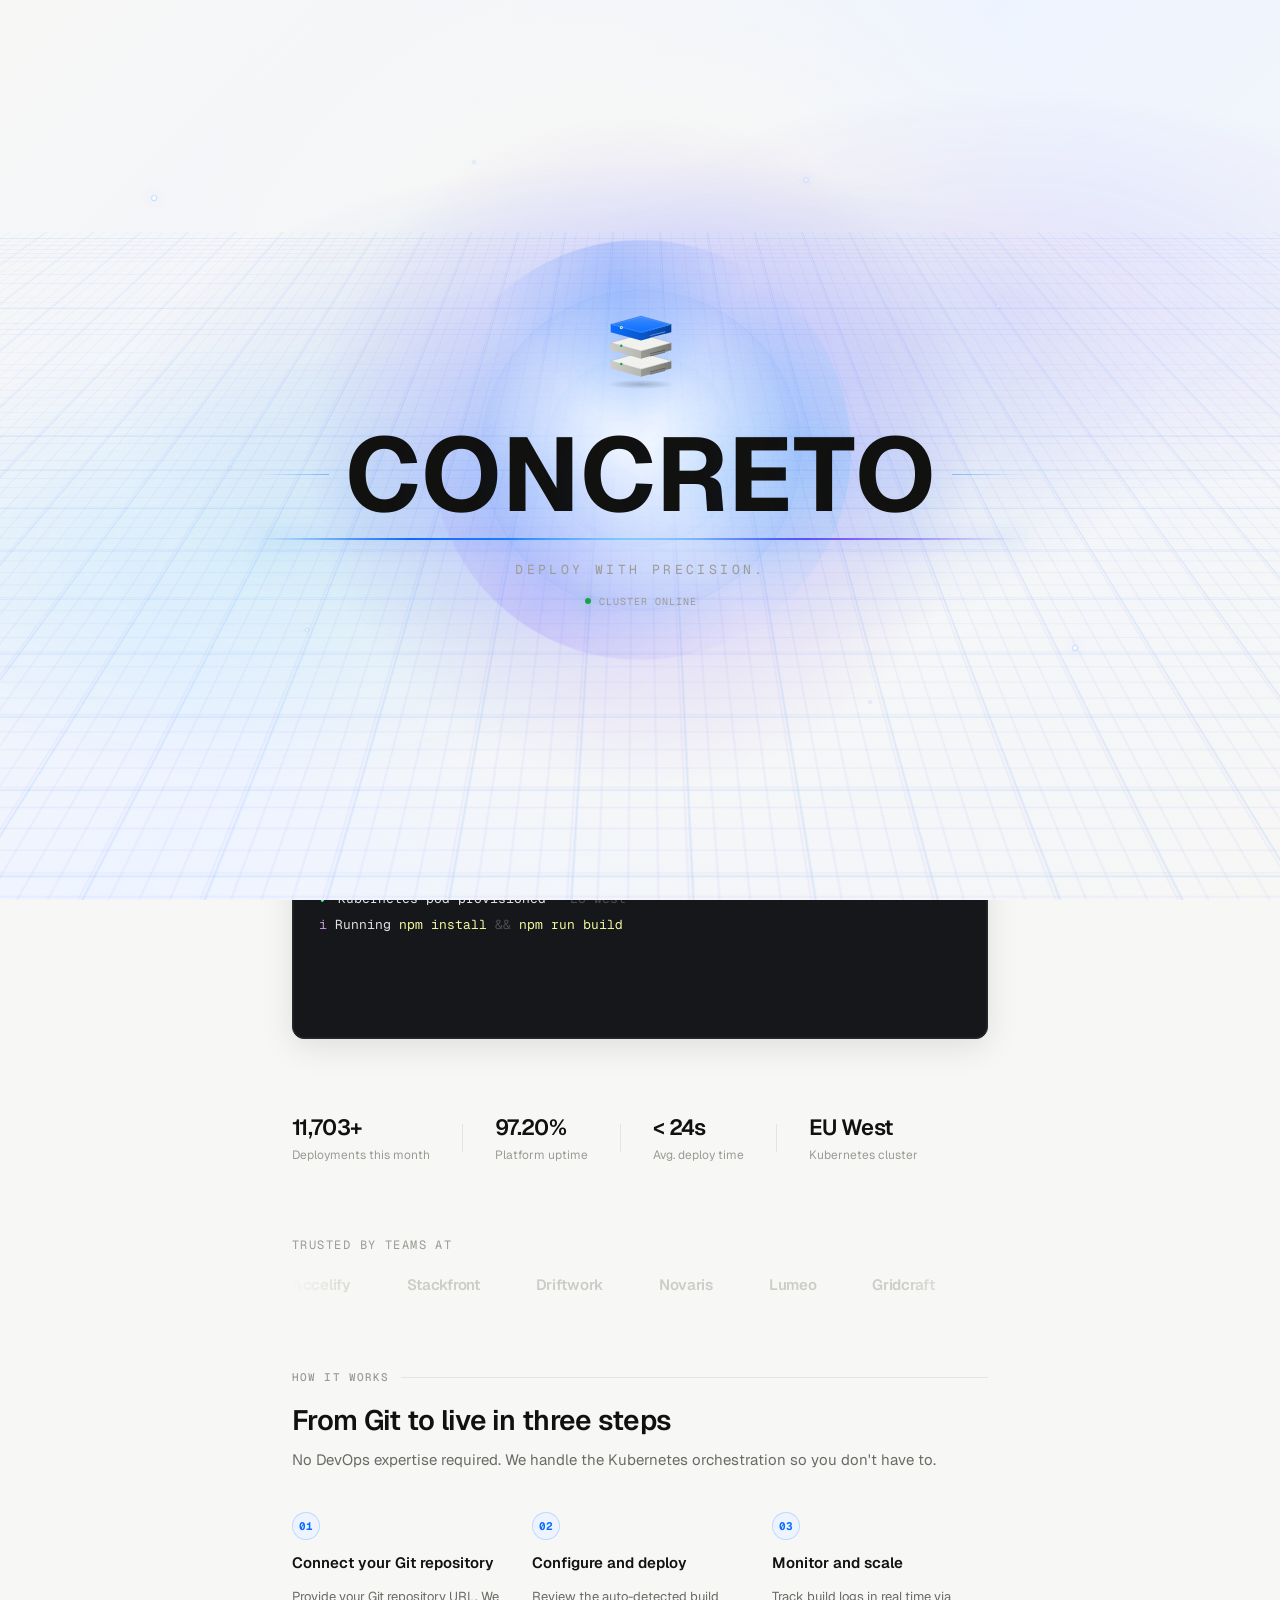
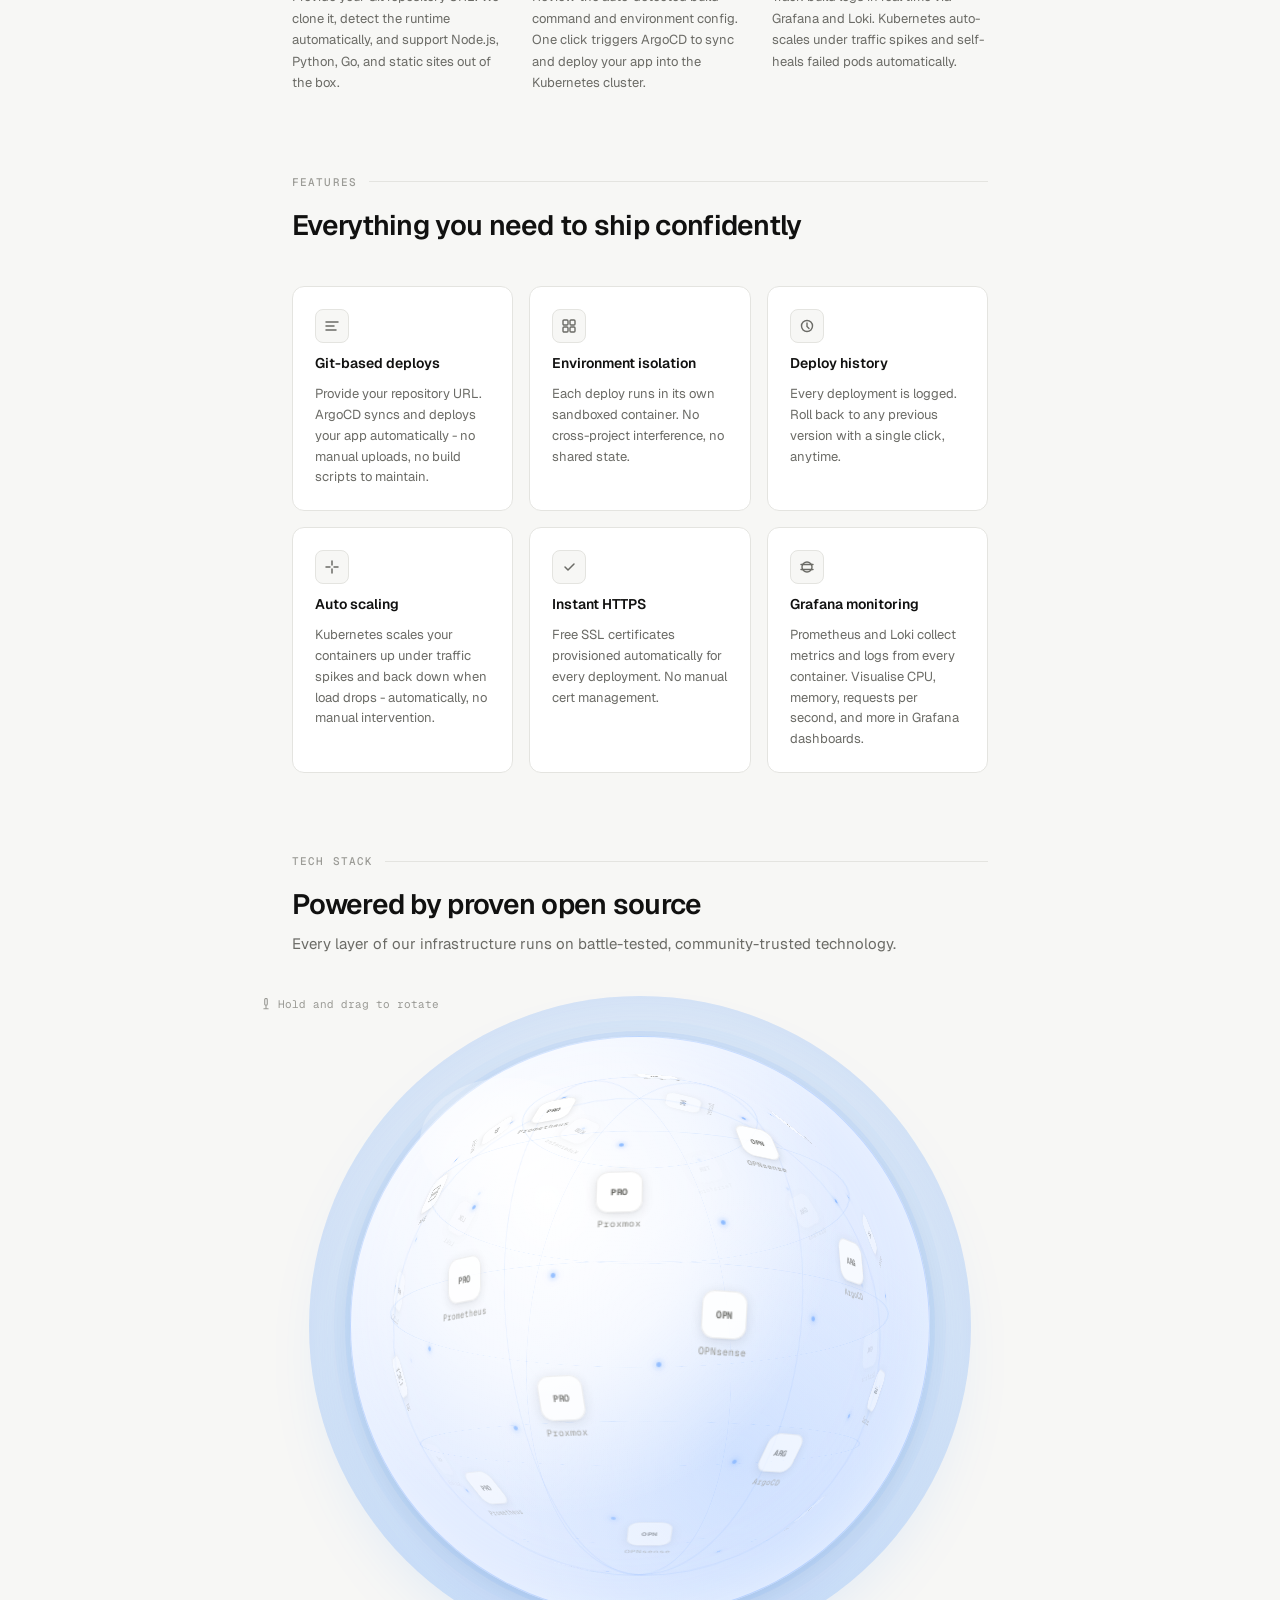
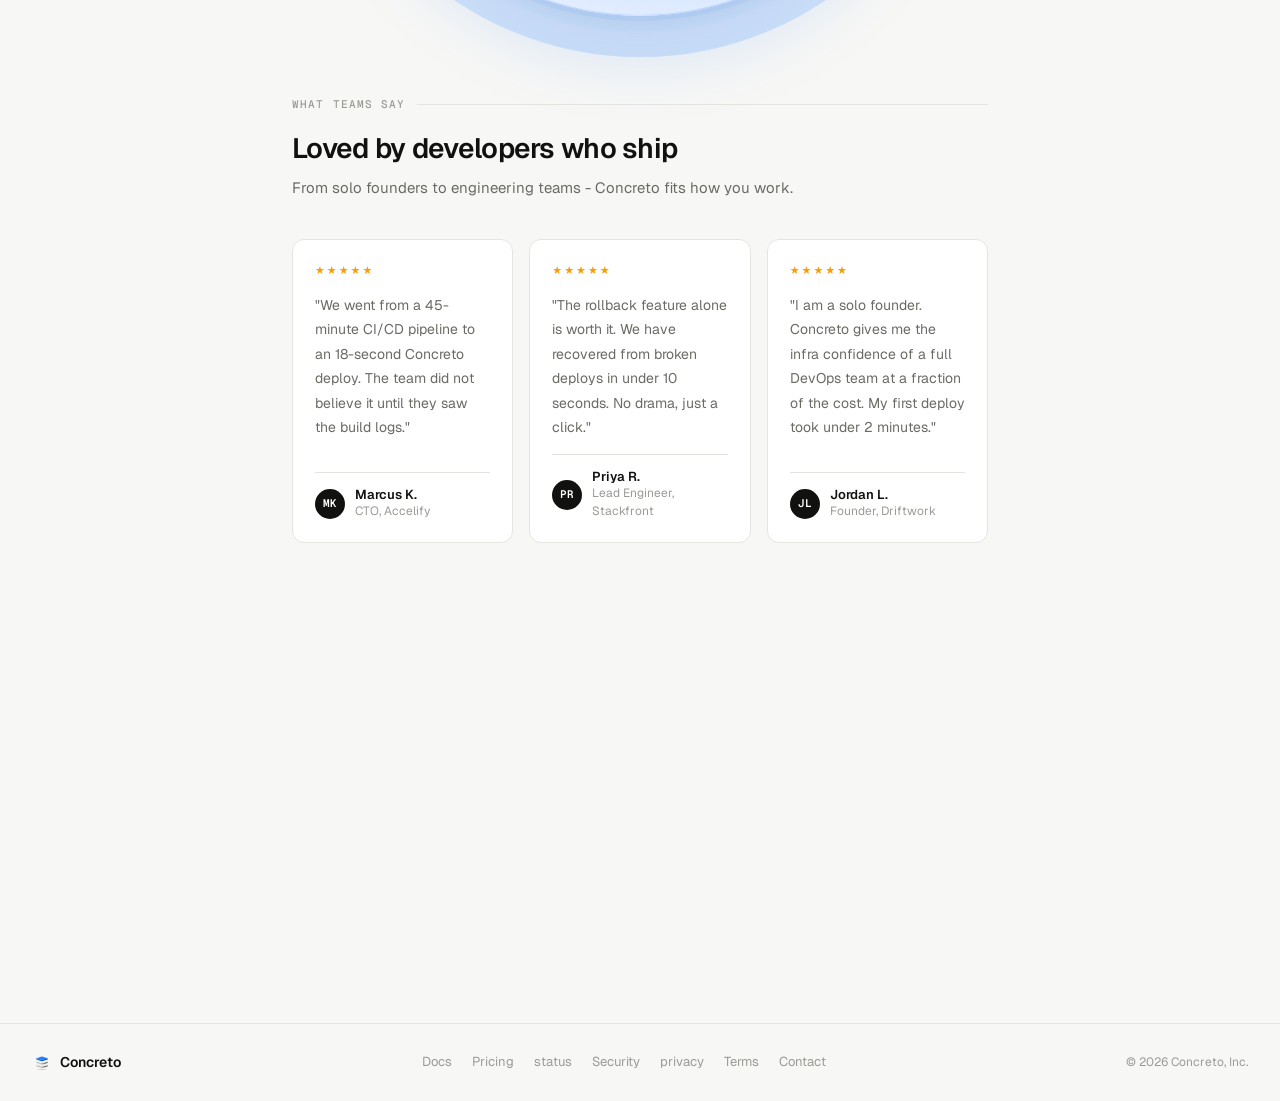
<file: public/index.html>
<!DOCTYPE html>
<html lang="en">
<head>
<meta charset="UTF-8" />
<meta name="viewport" content="width=device-width, initial-scale=1.0" />
<title data-i18n="index_title">Concreto — Deploy with precision</title>
<meta name="description" content="Concreto helps teams ship faster with Kubernetes-backed deployments, instant rollbacks, built-in observability, and predictable scaling." />
<meta name="robots" content="index,follow" />
<link rel="canonical" href="https://concreto.run/" />
<meta property="og:type" content="website" />
<meta property="og:site_name" content="Concreto" />
<meta property="og:title" content="Concreto — Ship Faster, Sleep Better" />
<meta property="og:description" content="Deploy from Git in seconds with a Kubernetes platform designed for reliability, rollback safety, and production scale." />
<meta property="og:url" content="https://concreto.run/" />
<meta property="og:image" content="https://concreto.run/social-preview.svg" />
<meta name="twitter:card" content="summary_large_image" />
<meta name="twitter:title" content="Concreto — Ship Faster, Sleep Better" />
<meta name="twitter:description" content="Deploy from Git in seconds with built-in reliability, observability, and rollback confidence." />
<meta name="twitter:image" content="https://concreto.run/social-preview.svg" />
<link rel="apple-touch-icon" sizes="180x180" href="favicon_io/apple-touch-icon.png" />
<link rel="icon" type="image/png" sizes="32x32" href="favicon_io/favicon-32x32.png" />
<link rel="icon" type="image/png" sizes="16x16" href="favicon_io/favicon-16x16.png" />
<link rel="icon" href="favicon_io/favicon.ico" />
<link rel="manifest" href="favicon_io/site.webmanifest" />
<link rel="preconnect" href="https://fonts.googleapis.com" />
<link rel="preconnect" href="https://fonts.gstatic.com" crossorigin />
<link href="https://fonts.googleapis.com/css2?family=Geist:wght@300;400;500;600&family=Geist+Mono:wght@400;500&display=swap" rel="stylesheet" />
<link rel="stylesheet" href="css/styles.css" />
<script>
  (function () {
    try {
      if (!sessionStorage.getItem('ph_intro_seen')) {
        document.documentElement.classList.add('intro-play');
      }
    } catch (e) {
      document.documentElement.classList.add('intro-play');
    }
  }());
</script>
<script type="application/ld+json">
{
  "@context": "https://schema.org",
  "@type": "SoftwareApplication",
  "name": "Concreto",
  "applicationCategory": "DeveloperApplication",
  "operatingSystem": "Web",
  "url": "https://concreto.run/",
  "description": "Concreto is a Kubernetes-backed deployment platform that helps teams ship faster with safer releases.",
  "offers": {
    "@type": "Offer",
    "price": "0",
    "priceCurrency": "USD"
  }
}
</script>
<style>
  /* ── INTRO OVERLAY ──────────────────────────── */
  #intro-overlay {
    position: fixed; inset: 0; z-index: 200;
    background:
      radial-gradient(circle at 50% 46%, rgba(255,255,255,.96) 0%, rgba(247,247,245,.92) 34%, transparent 66%),
      linear-gradient(135deg, #F7F7F5 0%, #EEF4FF 46%, #F7F7F5 100%);
    display: flex; align-items: center; justify-content: center;
    pointer-events: all;
    overflow: hidden;
    opacity: 0;
    visibility: hidden;
    cursor: pointer;
    perspective: 1200px;
  }
  html.intro-play #intro-overlay { opacity: 1; visibility: visible; }
  #intro-overlay::before {
    content: '';
    position: absolute; inset: -20%;
    background-image:
      linear-gradient(rgba(10,110,255,0.11) 1px, transparent 1px),
      linear-gradient(90deg, rgba(10,110,255,0.11) 1px, transparent 1px),
      linear-gradient(rgba(107,72,255,0.055) 1px, transparent 1px),
      linear-gradient(90deg, rgba(107,72,255,0.055) 1px, transparent 1px);
    background-size: 56px 56px, 56px 56px, 14px 14px, 14px 14px;
    opacity: 0;
    transform: rotateX(62deg) translateY(12%) scale(1.35);
    transform-origin: center;
    animation: introGridAwake 3.8s cubic-bezier(0.16,1,0.3,1) forwards;
    will-change: transform, opacity, background-position;
  }
  #intro-overlay::after {
    content: '';
    position: absolute; inset: 0;
    background:
      radial-gradient(ellipse 58% 40% at 50% 46%, rgba(10,110,255,0.24) 0%, transparent 68%),
      radial-gradient(ellipse 48% 32% at 22% 62%, rgba(0,180,255,0.14) 0%, transparent 74%),
      radial-gradient(ellipse 46% 32% at 78% 34%, rgba(107,72,255,0.14) 0%, transparent 72%);
    pointer-events: none;
    animation: introAuraDrift 3.7s ease-in-out forwards;
  }
  .intro-beam {
    position: absolute; inset: auto -18% 50%;
    height: 1px;
    background: linear-gradient(90deg, transparent, rgba(10,110,255,.10), rgba(10,110,255,.72), rgba(0,180,255,.44), transparent);
    box-shadow: 0 0 36px rgba(10,110,255,.34), 0 0 120px rgba(107,72,255,.16);
    opacity: 0; z-index: 1; pointer-events: none;
  }
  .intro-beam-1 { transform: translateY(-96px) rotate(-7deg); animation: introBeamSweep 2.45s cubic-bezier(.16,1,.3,1) .28s forwards; }
  .intro-beam-2 { transform: translateY(102px) rotate(6deg); animation: introBeamSweep 2.65s cubic-bezier(.16,1,.3,1) .48s reverse forwards; }
  .intro-constellation {
    position: absolute; inset: 0; z-index: 1; pointer-events: none;
  }
  .intro-node {
    position: absolute;
    left: var(--x); top: var(--y);
    width: var(--s); height: var(--s);
    border-radius: 50%;
    background: #fff;
    border: 1px solid rgba(10,110,255,.34);
    box-shadow: 0 0 18px rgba(10,110,255,.32), 0 0 42px rgba(0,180,255,.12);
    opacity: 0;
    transform: translate(-50%, -50%) scale(.35);
    animation: introNodeIgnite 1.7s cubic-bezier(.16,1,.3,1) var(--d) forwards;
  }
  .intro-node::after {
    content: '';
    position: absolute; inset: -9px;
    border-radius: inherit;
    border: 1px solid rgba(10,110,255,.12);
    animation: introNodePulse 1.7s ease-out var(--d) forwards;
  }
  .intro-particle {
    position: absolute;
    left: 50%; top: 50%;
    width: var(--s); height: var(--s);
    border-radius: 999px;
    background: linear-gradient(135deg, #0A6EFF, #00B4FF);
    box-shadow: 0 0 14px rgba(10,110,255,.38);
    opacity: 0;
    transform: translate(-50%, -50%);
    animation: introParticleBurst 1.65s cubic-bezier(.16,1,.3,1) var(--d) forwards;
  }
  #intro-content {
    display: flex; flex-direction: column; align-items: center; gap: 0;
    transform-origin: center center;
    position: relative; z-index: 3;
    will-change: transform, opacity, filter;
  }
  .intro-core {
    position: absolute; top: 50%; left: 50%;
    width: clamp(220px, 34vw, 420px); height: clamp(220px, 34vw, 420px);
    transform: translate(-50%, -50%) scale(.78);
    border-radius: 50%;
    opacity: 0; pointer-events: none; z-index: 0;
    background:
      conic-gradient(from 160deg, transparent 0deg, rgba(10,110,255,.34) 42deg, transparent 82deg, rgba(0,180,255,.22) 142deg, transparent 198deg, rgba(107,72,255,.26) 264deg, transparent 326deg),
      radial-gradient(circle, rgba(255,255,255,.72) 0%, rgba(10,110,255,.08) 40%, transparent 68%);
    filter: blur(.2px);
    animation: introCoreSpin 2.9s cubic-bezier(.16,1,.3,1) .08s forwards;
  }
  .intro-core::before,
  .intro-core::after {
    content: '';
    position: absolute; inset: 12%;
    border-radius: inherit;
    border: 1px solid rgba(10,110,255,.18);
    box-shadow: 0 0 42px rgba(10,110,255,.12) inset;
  }
  .intro-core::after {
    inset: 27%;
    border-color: rgba(0,180,255,.22);
    transform: rotate(42deg);
  }
  /* Expanding pulse rings */
  .intro-ring {
    position: absolute; top: 50%; left: 50%;
    border-radius: 50%;
    transform: translate(-50%, -50%) scale(0.10);
    opacity: 0; pointer-events: none; z-index: 1;
    box-shadow: 0 0 40px rgba(10,110,255,.08), inset 0 0 40px rgba(10,110,255,.04);
  }
  .intro-ring-1 {
    width: 210px; height: 210px;
    border: 1px solid rgba(10,110,255,0.36);
    animation: introRingExpand 2.25s cubic-bezier(0.16,1,0.3,1) 0.18s forwards;
  }
  .intro-ring-2 {
    width: 390px; height: 390px;
    border: 1px solid rgba(10,110,255,0.18);
    animation: introRingExpand 2.5s cubic-bezier(0.16,1,0.3,1) 0.42s forwards;
  }
  .intro-ring-3 {
    width: 620px; height: 620px;
    border: 1px solid rgba(107,72,255,0.13);
    animation: introRingExpand 2.85s cubic-bezier(0.16,1,0.3,1) 0.66s forwards;
  }
  @keyframes introRingExpand {
    0%   { transform: translate(-50%,-50%) scale(0.10) rotate(0deg); opacity: 0; }
    14%  { opacity: 1; }
    74%  { opacity: 0.22; }
    100% { transform: translate(-50%,-50%) scale(1.16) rotate(16deg); opacity: 0; }
  }
  .intro-glow {
    position: absolute; top: 50%; left: 50%;
    transform: translate(-50%, -50%);
    width: min(680px, 110vw); height: min(680px, 110vw); border-radius: 50%;
    background:
      radial-gradient(circle, rgba(255,255,255,.96) 0%, rgba(255,255,255,.48) 18%, transparent 34%),
      radial-gradient(circle, rgba(10,110,255,0.22) 0%, rgba(107,72,255,0.12) 42%, transparent 70%);
    opacity: 0; pointer-events: none; z-index: 0;
    animation: introGlowIn 1.7s ease 0.04s forwards;
  }
  .intro-logo {
    width: clamp(72px, 10vw, 106px); height: clamp(72px, 10vw, 106px);
    opacity: 0; transform: scale(2.4) translateY(-20px) rotate(-10deg);
    animation: introLogoIn 0.9s cubic-bezier(0.16,1,0.3,1) 0.24s forwards;
    position: relative; z-index: 1;
    margin-bottom: 24px;
    filter: drop-shadow(0 8px 34px rgba(10,110,255,0.30));
  }
  /* Wordmark row with flanking dividers */
  .intro-wordmark-row {
    display: flex; align-items: center; gap: 16px;
    position: relative; z-index: 1;
  }
  .intro-divider-hl {
    height: 1px; width: 0; flex-shrink: 0; opacity: 0;
  }
  .intro-divider-hl-l {
    background: linear-gradient(to right, transparent, rgba(10,110,255,0.4));
  }
  .intro-divider-hl-r {
    background: linear-gradient(to left, transparent, rgba(10,110,255,0.4));
  }
  .intro-word-wrap {
    display: flex; gap: 0; overflow: visible; line-height: 1;
  }
  .intro-letter {
    display: inline-block;
    font-size: clamp(48px, 9.4vw, 104px); font-weight: 700;
    color: var(--text-1); letter-spacing: 0;
    font-family: 'Geist', system-ui, sans-serif;
    opacity: 0; transform: translateY(78px) skewY(10deg) scale(.86); line-height: 1;
    text-shadow: 0 14px 46px rgba(10,110,255,.16);
  }
  .intro-accent-line {
    height: 2px; width: 0; margin-top: 12px;
    background: linear-gradient(90deg, transparent, #0A6EFF 20%, #00B4FF 48%, #6B48FF 72%, transparent);
    border-radius: 1px;
    box-shadow: 0 0 20px rgba(10,110,255,.48);
  }
  .intro-tagline {
    font-size: clamp(9px, 1.35vw, 13px); letter-spacing: 0.26em;
    text-transform: uppercase; font-family: 'Geist Mono', monospace;
    color: var(--text-3); margin-top: 20px;
    opacity: 0; transform: translateY(10px);
  }
  .intro-status {
    display: flex; align-items: center; gap: 8px;
    margin-top: 14px;
    font-family: 'Geist Mono', monospace;
    font-size: 10px; color: var(--text-3);
    letter-spacing: .1em; text-transform: uppercase;
    opacity: 0; transform: translateY(8px);
  }
  .intro-status-dot {
    width: 6px; height: 6px; border-radius: 50%;
    background: #16A349;
    box-shadow: 0 0 16px rgba(22,163,73,.54);
  }
  .intro-skip {
    position: absolute; bottom: 30px; left: 50%; transform: translateX(-50%);
    font-size: 10px; color: var(--text-3); font-family: 'Geist Mono', monospace;
    letter-spacing: 0.1em; white-space: nowrap;
    opacity: 0; pointer-events: none; z-index: 3;
  }
  @keyframes introGridAwake {
    0%   { opacity: 0; background-position: 0 0, 0 0, 0 0, 0 0; transform: rotateX(70deg) translateY(18%) scale(1.55); }
    22%  { opacity: .72; }
    100% { opacity: .95; background-position: 0 -88px, -88px 0, 0 -34px, -34px 0; transform: rotateX(62deg) translateY(8%) scale(1.28); }
  }
  @keyframes introAuraDrift {
    0% { opacity: .2; filter: blur(0); transform: scale(1); }
    45% { opacity: 1; }
    100% { opacity: .82; filter: blur(1px); transform: scale(1.05); }
  }
  @keyframes introBeamSweep {
    0% { opacity: 0; clip-path: inset(0 100% 0 0); }
    18% { opacity: 1; }
    68% { opacity: .88; clip-path: inset(0 0 0 0); }
    100% { opacity: 0; clip-path: inset(0 0 0 100%); }
  }
  @keyframes introNodeIgnite {
    0% { opacity: 0; transform: translate(-50%, -50%) scale(.35); }
    35% { opacity: 1; transform: translate(-50%, -50%) scale(1.12); }
    100% { opacity: .7; transform: translate(-50%, -50%) scale(.86); }
  }
  @keyframes introNodePulse {
    0% { opacity: .85; transform: scale(.2); }
    100% { opacity: 0; transform: scale(3.2); }
  }
  @keyframes introParticleBurst {
    0% { opacity: 0; transform: translate(-50%, -50%) scale(.2); }
    22% { opacity: .9; }
    100% { opacity: 0; transform: translate(calc(-50% + var(--tx)), calc(-50% + var(--ty))) scale(1); }
  }
  @keyframes introCoreSpin {
    0% { opacity: 0; transform: translate(-50%, -50%) scale(.5) rotate(-80deg); }
    32% { opacity: .92; }
    100% { opacity: .58; transform: translate(-50%, -50%) scale(1) rotate(150deg); }
  }
  @keyframes introGlowIn    { to { opacity: 1; } }
  @keyframes introLogoIn    { to { opacity: 1; transform: scale(1) translateY(0) rotate(0deg); } }
  @keyframes introLetterIn  { to { opacity: 1; transform: translateY(0) skewY(0deg) scale(1); } }
  @keyframes introLineIn    { to { width: 100%; } }

  @media (prefers-reduced-motion: reduce) {
    #intro-overlay::before,
    #intro-overlay::after,
    .intro-ring,
    .intro-glow,
    .intro-logo,
    .intro-core,
    .intro-node,
    .intro-node::after,
    .intro-particle,
    .intro-beam,
    .intro-letter {
      animation-duration: .01ms !important;
      animation-delay: 0ms !important;
    }
  }

  /* ── HERO ──────────────────────────────────────── */
  .hero-section {
    max-width: 760px; margin: 0 auto;
    padding: 100px 32px 60px;
    display: flex; flex-direction: column; align-items: flex-start; gap: 28px;
  }
  .hero-eyebrow {
    display: inline-flex; align-items: center; gap: 8px;
    padding: 5px 12px; border-radius: 99px;
    background: var(--accent-bg); border: 1px solid rgba(10,110,255,.18);
    color: var(--accent); font-size: 12px; font-weight: 500; letter-spacing: .2px;
    font-family: var(--mono);
  }
  .hero-eyebrow-dot {
    width: 6px; height: 6px; border-radius: 50%; background: var(--accent);
    animation: pulse 2s ease-in-out infinite;
  }
  .hero-headline {
    font-size: clamp(36px, 5.5vw, 58px); font-weight: 600; line-height: 1.08;
    letter-spacing: -.04em; color: var(--text-1);
  }
  .hero-headline .accent-word {
    background: linear-gradient(135deg, var(--accent) 0%, #6B48FF 40%, #00B4FF 80%, var(--accent) 100%);
    background-size: 200% 200%;
    -webkit-background-clip: text; -webkit-text-fill-color: transparent;
    background-clip: text;
    animation: gradientShift 6s ease infinite;
  }
  .hero-headline .muted-word { color: var(--text-3); }
  .hero-sub {
    font-size: 17px; color: var(--text-2); line-height: 1.7; max-width: 540px;
  }
  .hero-actions { display: flex; gap: 10px; flex-wrap: wrap; align-items: center; }
  .hero-note { font-size: 12px; color: var(--text-3); }

  /* ── TERMINAL ──────────────────────────────────── */
  .terminal-wrap { max-width: 760px; margin: 0 auto; padding: 0 32px 72px; }
  .terminal {
    background: #16171A; border-radius: var(--radius-lg); overflow: hidden;
    border: 1px solid #27282B; box-shadow: var(--shadow-lg), 0 0 0 1px rgba(255,255,255,.04) inset;
  }
  .terminal-bar {
    padding: 10px 16px; background: #1D1E21; display: flex; align-items: center; gap: 8px;
    border-bottom: 1px solid #27282B;
  }
  .dot { width: 10px; height: 10px; border-radius: 50%; }
  .dot-r{background:#FF5F57;} .dot-y{background:#FFBD2E;} .dot-g{background:#28C840;}
  .terminal-path { margin-left: 8px; font-family: var(--mono); font-size: 12px; color: #555; }
  .terminal-body { padding: 22px 26px; font-family: var(--mono); font-size: 13px; line-height: 2; }
  .t-dim    { color: #4A4B4E; }
  .t-white  { color: #E2E2E0; }
  .t-green  { color: #5AF78E; }
  .t-blue   { color: #57C7FF; }
  .t-yellow { color: #F3F99D; }
  .t-purple { color: #C397D8; }
  .cursor {
    display: inline-block; width: 8px; height: 14px; background: #E2E2E0;
    vertical-align: middle; animation: blink 1s step-end infinite;
  }

  /* ── SOCIAL PROOF BAR ──────────────────────────── */
  .proof-bar {
    max-width: 760px; margin: 0 auto; padding: 0 32px 72px;
    display: flex; align-items: center; gap: 32px; flex-wrap: wrap;
  }
  .proof-divider { height: 28px; width: 1px; background: var(--border); }
  .proof-stat { display: flex; flex-direction: column; gap: 2px; }
  .proof-stat-value { font-size: 22px; font-weight: 600; letter-spacing: -.03em; }
  .proof-stat-label { font-size: 12px; color: var(--text-3); }

  /* ── SECTION HEADER ────────────────────────────── */
  .section-header { max-width: 760px; margin: 0 auto; padding: 0 32px 40px; }
  .section-eyebrow {
    font-size: 11px; font-weight: 500; color: var(--text-3); letter-spacing: .1em;
    text-transform: uppercase; font-family: var(--mono);
    display: flex; align-items: center; gap: 12px; margin-bottom: 14px;
  }
  .section-eyebrow::after { content:''; flex:1; height:1px; background: var(--border); }
  .section-title { font-size: clamp(22px, 3vw, 28px); font-weight: 600; letter-spacing: -.025em; }
  .section-desc  { font-size: 15px; color: var(--text-2); margin-top: 8px; }

  /* ── HOW IT WORKS ──────────────────────────────── */
  .steps-grid {
    max-width: 760px; margin: 0 auto; padding: 0 32px 80px;
    display: grid; grid-template-columns: repeat(3,1fr); gap: 24px;
  }
  @media(max-width:620px){ .steps-grid{ grid-template-columns:1fr; } }
  .step { display: flex; flex-direction: column; gap: 12px; }
  .step-number { font-family: var(--mono); font-size: 11px; font-weight: 500; color: var(--accent); letter-spacing: .06em; }
  .step-title  { font-size: 15px; font-weight: 600; }
  .step-desc   { font-size: 13px; color: var(--text-2); line-height: 1.65; }

  /* ── FEATURES ──────────────────────────────────── */
  .features-grid {
    max-width: 760px; margin: 0 auto; padding: 0 32px 80px;
    display: grid; grid-template-columns: repeat(3,1fr); gap: 16px;
  }
  @media(max-width:620px){ .features-grid{ grid-template-columns:1fr; } }
  .feature-card {
    background: var(--surface); border: 1px solid var(--border); border-radius: var(--radius-lg);
    padding: 22px; display: flex; flex-direction: column; gap: 10px;
    transition: box-shadow var(--transition), transform var(--transition);
  }
  .feature-card:hover { box-shadow: var(--shadow); transform: translateY(-2px); }
  .feature-icon {
    width: 34px; height: 34px; background: var(--bg); border: 1px solid var(--border);
    border-radius: var(--radius); display: grid; place-items: center; color: var(--text-2);
  }
  .feature-title { font-size: 14px; font-weight: 600; }
  .feature-desc  { font-size: 13px; color: var(--text-2); line-height: 1.6; }

  /* ── SERVICES GLOBE ────────────────────────────── */
  .globe-section { padding: 0 32px 80px; overflow: visible; }
  .globe-section .section-header { max-width: 760px; margin: 0 auto; }
  .globe-hint {
    font-size: 11px; color: var(--text-3); font-family: var(--mono);
    display: flex; align-items: center; gap: 6px; user-select: none;
    max-width: 760px; margin: 0 auto 24px;
  }
  .globe-outer { display: flex; flex-direction: column; align-items: center; }
  .globe-container {
    position: relative;
    width: min(580px, 100%);
    aspect-ratio: 1;
  }
  /* Ambient glow ring outside the sphere */
  .globe-atmosphere {
    position: absolute; inset: -7%; border-radius: 50%;
    background: radial-gradient(ellipse,
      transparent 43%,
      rgba(10,110,255,.05) 57%,
      rgba(10,110,255,.15) 71%,
      rgba(107,72,255,.07) 84%,
      transparent 96%);
    animation: globeGlow 5s ease-in-out infinite alternate;
    pointer-events: none; z-index: 0;
  }
  @keyframes globeGlow {
    from { opacity: .45; transform: scale(.96); }
    to   { opacity: 1;   transform: scale(1.02); }
  }
  /* Glass sphere surface */
  .globe-bg {
    position: absolute; inset: 0; border-radius: 50%;
    background:
      radial-gradient(ellipse at 34% 28%, rgba(255,255,255,1) 0%, rgba(255,255,255,.65) 28%, transparent 54%),
      radial-gradient(ellipse at 67% 73%, rgba(190,215,255,.55) 0%, transparent 44%),
      radial-gradient(ellipse at 50% 50%, #EDF2FF 0%, #E2ECFF 55%, #D6E3FF 100%);
    border: 1px solid rgba(10,110,255,.14);
    box-shadow:
      inset 0 0 80px rgba(255,255,255,.8),
      inset -20px -20px 55px rgba(10,110,255,.08),
      0 0 0 5px rgba(10,110,255,.05),
      0 0 0 16px rgba(10,110,255,.025),
      0 30px 80px rgba(10,110,255,.18),
      0 8px 24px rgba(0,0,0,.06);
    pointer-events: none; z-index: 1;
  }
  /* Top-left specular highlight */
  .globe-bg::after {
    content: ''; position: absolute; top: 7%; left: 12%; width: 30%; height: 22%;
    border-radius: 50%;
    background: radial-gradient(ellipse, rgba(255,255,255,.85) 0%, transparent 100%);
    pointer-events: none;
  }
  .globe-wrap {
    position: absolute; inset: 0;
    perspective: 1100px; cursor: grab; z-index: 2;
  }
  .globe-wrap:active { cursor: grabbing; }
  .globe-sphere { width: 100%; height: 100%; transform-style: preserve-3d; }
  .globe-ring {
    position: absolute; border-radius: 50%;
    border: 1px solid rgba(10,110,255,.09);
    top: 50%; left: 50%; pointer-events: none; box-sizing: border-box;
  }
  .globe-meridian {
    position: absolute; border-radius: 50%;
    border: 1px solid rgba(10,110,255,.065);
    top: 50%; left: 50%; pointer-events: none; box-sizing: border-box;
  }
  /* Tiny glowing dots scattered across the sphere */
  .globe-dot {
    position: absolute; width: 4px; height: 4px;
    top: 50%; left: 50%; margin: -2px 0 0 -2px;
    border-radius: 50%;
    background: rgba(10,110,255,.45);
    box-shadow: 0 0 5px rgba(10,110,255,.5), 0 0 12px rgba(10,110,255,.2);
    pointer-events: none; will-change: opacity;
  }
  .globe-node {
    position: absolute; width: 46px; height: 58px;
    top: 50%; left: 50%; margin: -29px 0 0 -23px;
    display: flex; flex-direction: column; align-items: center; gap: 4px;
    cursor: default; will-change: opacity;
  }
  .globe-node-chip {
    width: 38px; height: 38px;
    background: rgba(255,255,255,.97);
    border: 1px solid rgba(0,0,0,.07);
    border-radius: 10px;
    display: flex; align-items: center; justify-content: center;
    box-shadow: 0 2px 10px rgba(0,0,0,.10), 0 1px 2px rgba(0,0,0,.05), inset 0 1px 0 rgba(255,255,255,1);
    overflow: hidden;
    transition: border-color 160ms, box-shadow 160ms, background 160ms, transform 160ms;
  }
  .globe-node:hover .globe-node-chip {
    border-color: var(--accent);
    background: #fff;
    box-shadow: 0 0 0 3px rgba(10,110,255,.16), 0 4px 20px rgba(10,110,255,.2);
    transform: scale(1.18);
  }
  .globe-node img {
    width: 22px; height: 22px; object-fit: contain;
    display: block; pointer-events: none;
  }
  .globe-node-fallback {
    font-size: 8px; font-weight: 700; color: var(--text-2);
    font-family: var(--mono); letter-spacing: -.02em;
  }
  .globe-node-label {
    font-size: 8px; font-family: var(--mono);
    color: var(--text-3); white-space: nowrap;
    font-weight: 500; pointer-events: none;
  }

  /* ── CTA ───────────────────────────────────────── */
  .cta-section { max-width: 760px; margin: 0 auto; padding: 0 32px 96px; }
  .cta-card {
    background: var(--text-1); color: #fff; border-radius: var(--radius-lg);
    padding: 52px 48px; display: flex; flex-direction: column; align-items: flex-start; gap: 20px;
    position: relative; overflow: hidden;
  }
  .cta-card::before {
    content: ''; position: absolute; top: -60px; right: -60px;
    width: 280px; height: 280px; border-radius: 50%;
    background: radial-gradient(circle, rgba(10,110,255,.25) 0%, transparent 70%);
    pointer-events: none;
  }
  .cta-card::after {
    content: ''; position: absolute; bottom: -50px; left: -40px;
    width: 200px; height: 200px; border-radius: 50%;
    background: radial-gradient(circle, rgba(107,72,255,.15) 0%, transparent 70%);
    pointer-events: none;
  }
  .cta-title { font-size: clamp(22px, 3vw, 28px); font-weight: 600; letter-spacing: -.025em; }
  .cta-sub   { font-size: 15px; color: rgba(255,255,255,.65); max-width: 440px; line-height: 1.65; }
  .cta-actions { display: flex; gap: 10px; flex-wrap: wrap; }
  .btn-cta-primary {
    padding: 10px 22px; font-size: 14px; font-weight: 500;
    background: var(--accent); color: #fff; border-radius: var(--radius);
    border: none; cursor: pointer; font-family: var(--font);
    transition: opacity var(--transition); text-decoration: none;
    display: inline-flex; align-items: center;
  }
  .btn-cta-primary:hover { opacity: .88; }
  .btn-cta-secondary {
    padding: 10px 22px; font-size: 14px; font-weight: 500;
    background: rgba(255,255,255,.08); color: rgba(255,255,255,.85);
    border: 1px solid rgba(255,255,255,.14); border-radius: var(--radius);
    cursor: pointer; font-family: var(--font);
    transition: background var(--transition); text-decoration: none;
    display: inline-flex; align-items: center;
  }
  .btn-cta-secondary:hover { background: rgba(255,255,255,.16); }

  /* ── MOBILE RESPONSIVE ─────────────────────────────────── */
  @media (max-width: 640px) {
    .hero-section { padding: 64px 20px 40px; gap: 20px; }
    .hero-sub { font-size: 16px; max-width: 100%; }
    .terminal-wrap { padding: 0 16px 48px; }
    .terminal-body { padding: 14px 16px; font-size: 12px; line-height: 1.85; }
    .terminal-path { font-size: 11px; }
    .proof-bar { padding: 0 20px 48px; gap: 20px; }
    .proof-divider { display: none; }
    .section-header { padding: 0 20px 28px; }
    .steps-grid { padding: 0 20px 48px; gap: 20px; }
    .features-grid { padding: 0 20px 48px; }
    .globe-section { padding: 0 16px 48px; }
    .globe-hint { padding: 0; margin-left: 4px; }
    .cta-section { padding: 0 20px 60px; }
    .cta-card { padding: 36px 24px; }
    .cta-sub { max-width: 100%; }
  }

  @media (max-width: 480px) {
    .hero-section { padding: 56px 16px 32px; }
    .hero-headline { letter-spacing: -.03em; }
    .hero-actions { flex-direction: column; align-items: stretch; }
    .hero-actions .btn-primary,
    .hero-actions .btn-secondary { justify-content: center; text-align: center; }
    .proof-bar { gap: 16px; }
    .proof-stat-value { font-size: 20px; }
    .cta-card { padding: 28px 18px; }
    .cta-actions { flex-direction: column; align-items: stretch; }
    .cta-actions .btn-cta-primary,
    .cta-actions .btn-cta-secondary { justify-content: center; text-align: center; }
    .terminal-wrap { padding: 0 12px 40px; }
    .terminal-body { padding: 12px 14px; font-size: 11px; }
  }
</style>
</head>
<body>

<div id="intro-overlay" aria-hidden="true">
  <div class="intro-constellation" id="intro-constellation"></div>
  <div class="intro-beam intro-beam-1"></div>
  <div class="intro-beam intro-beam-2"></div>
  <div class="intro-ring intro-ring-1"></div>
  <div class="intro-ring intro-ring-2"></div>
  <div class="intro-ring intro-ring-3"></div>
  <div id="intro-content">
    <div class="intro-core"></div>
    <div class="intro-glow"></div>
    <img class="intro-logo" src="concreto-hosting-logo%20(2).svg" alt="" />
    <div class="intro-wordmark-row">
      <div class="intro-divider-hl intro-divider-hl-l"></div>
      <div class="intro-word-wrap" id="intro-word-wrap"></div>
      <div class="intro-divider-hl intro-divider-hl-r"></div>
    </div>
    <div class="intro-accent-line" id="intro-accent-line"></div>
    <div class="intro-tagline" id="intro-tagline">Deploy with precision.</div>
    <div class="intro-status" id="intro-status"><span class="intro-status-dot"></span><span>Cluster online</span></div>
  </div>
  <div class="intro-skip" id="intro-skip">Click anywhere to continue</div>
</div>

<nav>
  <a class="nav-logo" href="index.html" data-nav>
    <img class="nav-logo-img" src="concreto-hosting-logo%20(2).svg" alt="" />
    Concreto
  </a>
  <div class="nav-links">
    <a class="nav-link active" href="index.html" data-nav data-i18n="nav_product">Product</a>
    <a class="nav-link" href="docs.html" data-nav data-i18n="nav_docs">Docs</a>
    <a class="nav-link" href="pricing.html" data-nav data-i18n="nav_pricing">Pricing</a>
  </div>
  <div class="nav-right">
    <button class="nav-link lang-toggle" id="lang-toggle" type="button" aria-label="Switch language">EN</button>
    <div id="nav-auth-btns" style="display:flex;align-items:center;gap:8px;">
      <a class="nav-link" href="login.html" data-nav data-i18n="nav_login">Log in</a>
      <a class="nav-cta" href="register.html" data-nav data-i18n="nav_get_started">Get started</a>
    </div>
    <div id="nav-user" class="hidden" style="display:flex;align-items:center;gap:10px;">
      <a class="nav-link" href="dashboard.html" data-nav data-i18n="nav_dashboard">Dashboard</a>
      <div class="avatar" onclick="logout()" title="Log out" data-i18n-title="nav_logout_title">SG</div>
    </div>
    <script>(function(){var l=localStorage.getItem('ph_logged_in')==='1';var a=document.getElementById('nav-auth-btns');var u=document.getElementById('nav-user');if(a)a.style.display=l?'none':'flex';if(u)u.style.display=l?'flex':'none';})()</script>
  </div>
</nav>

<div class="page-wrap" style="padding-top: var(--nav-h);">

  <!-- HERO -->
  <section class="hero-section">
    <div class="hero-eyebrow">
      <span class="hero-eyebrow-dot"></span>
      <span data-i18n="index_hero_eyebrow">Built for teams that release every day</span>
    </div>
    <h1 class="hero-headline">
      <span data-i18n="index_hero_line1">Reduce release risk.</span><br/>
      <span class="accent-word" data-i18n="index_hero_line2_accent">Ship faster,</span>
      <span class="muted-word" data-i18n="index_hero_line2_muted">with confidence.</span>
    </h1>
    <p class="hero-sub" data-i18n="index_hero_sub">
      Connect your Git repository and deploy in seconds. Concreto gives your team reliable Kubernetes infrastructure, instant rollback paths, and production-grade observability without expanding your DevOps headcount.
    </p>
    <div class="hero-actions">
      <a class="btn-primary" href="register.html" data-nav data-i18n="index_hero_cta_primary">Start free deployment</a>
      <a class="btn-secondary" href="docs.html" data-nav data-i18n="index_hero_cta_secondary">Read the docs</a>
      <a class="btn-secondary" href="contact.html" data-nav>Book a technical demo</a>
    </div>
    <p class="hero-note" data-i18n="index_hero_note">No credit card required · Free tier available · Migration support included</p>
  </section>

  <!-- TERMINAL DEMO -->
  <div class="terminal-wrap reveal">
    <div class="terminal">
      <div class="terminal-bar">
        <div class="dot dot-r"></div>
        <div class="dot dot-y"></div>
        <div class="dot dot-g"></div>
        <span class="terminal-path">~/my-project</span>
      </div>
      <div class="terminal-body">
        <div class="t-line"><span class="t-dim">$</span> <span class="t-blue">concreto</span> <span class="t-white">deploy --repo https://github.com/you/my-app</span></div>
        <div class="t-line t-dim">&nbsp; Cloning repository…</div>
        <div class="t-line"><span class="t-green">✔</span> <span class="t-white">Repository cloned</span> <span class="t-dim">(1.3s)</span></div>
        <div class="t-line"><span class="t-green">✔</span> <span class="t-white">Build pipeline triggered</span> <span class="t-dim">· Node 20 LTS</span></div>
        <div class="t-line"><span class="t-green">✔</span> <span class="t-white">Kubernetes pod provisioned</span> <span class="t-dim">· EU West</span></div>
        <div class="t-line"><span class="t-purple">i</span> <span class="t-white">Running</span> <span class="t-yellow">npm install</span> <span class="t-dim">&amp;&amp;</span> <span class="t-yellow">npm run build</span></div>
        <div class="t-line"><span class="t-green">✔</span> <span class="t-white">Build successful</span> <span class="t-dim">(14s)</span></div>
        <div class="t-line"><span class="t-yellow">→</span> <span class="t-white">Live at</span> <span class="t-blue">my-app.concreto.run</span></div>
        <div class="t-line"><span class="t-dim">&nbsp; Total deploy time: 21s</span> <span class="cursor"></span></div>
      </div>
    </div>
  </div>

  <!-- SOCIAL PROOF BAR -->
  <div class="proof-bar reveal">
    <div class="proof-stat">
      <div class="proof-stat-value" data-count-to="12000" data-count-suffix="+">12,000+</div>
      <div class="proof-stat-label" data-i18n="index_proof_label_1">Deployments this month</div>
    </div>
    <div class="proof-divider"></div>
    <div class="proof-stat">
      <div class="proof-stat-value" data-count-to="99.67" data-count-decimals="2" data-count-suffix="%">99.67%</div>
      <div class="proof-stat-label" data-i18n="index_proof_label_2">Platform uptime</div>
    </div>
    <div class="proof-divider"></div>
    <div class="proof-stat">
      <div class="proof-stat-value" data-count-to="25" data-count-prefix="&lt; " data-count-suffix="s">&lt; 25s</div>
      <div class="proof-stat-label" data-i18n="index_proof_label_3">Avg. deploy time</div>
    </div>
    <div class="proof-divider"></div>
    <div class="proof-stat">
      <div class="proof-stat-value">EU West</div>
      <div class="proof-stat-label" data-i18n="index_proof_label_4">Kubernetes cluster</div>
    </div>
  </div>

  <!-- TRUSTED BY -->
  <div class="brand-bar reveal">
    <div class="brand-bar-label" data-i18n="index_brand_label">Trusted by teams at</div>
    <div class="brand-logos" aria-hidden="true">
      <div class="brand-logos-track">
        <span class="brand-name">Accelify</span>
        <span class="brand-name">Stackfront</span>
        <span class="brand-name">Driftwork</span>
        <span class="brand-name">Novaris</span>
        <span class="brand-name">Lumeo</span>
        <span class="brand-name">Gridcraft</span>
        <span class="brand-name">Accelify</span>
        <span class="brand-name">Stackfront</span>
        <span class="brand-name">Driftwork</span>
        <span class="brand-name">Novaris</span>
        <span class="brand-name">Lumeo</span>
        <span class="brand-name">Gridcraft</span>
      </div>
    </div>
  </div>

  <!-- HOW IT WORKS -->
  <div class="section-header reveal">
    <div class="section-eyebrow" data-i18n="index_how_eyebrow">How it works</div>
    <div class="section-title" data-i18n="index_how_title">From Git to live in three steps</div>
    <div class="section-desc" data-i18n="index_how_desc">No DevOps expertise required. We handle the Kubernetes orchestration so you don't have to.</div>
  </div>

  <div class="steps-grid">
    <div class="step reveal">
      <div class="step-number">01</div>
      <div class="step-title" data-i18n="index_step_1_title">Connect your Git repository</div>
      <div class="step-desc" data-i18n="index_step_1_desc">Provide your Git repository URL. We clone it, detect the runtime automatically, and support Node.js, Python, Go, and static sites out of the box.</div>
    </div>
    <div class="step reveal" style="--reveal-delay:80ms">
      <div class="step-number">02</div>
      <div class="step-title" data-i18n="index_step_2_title">Configure &amp; deploy</div>
      <div class="step-desc" data-i18n="index_step_2_desc">Review the auto-detected build command and environment config. One click triggers ArgoCD to sync and deploy your app into the Kubernetes cluster.</div>
    </div>
    <div class="step reveal" style="--reveal-delay:160ms">
      <div class="step-number">03</div>
      <div class="step-title" data-i18n="index_step_3_title">Monitor &amp; scale</div>
      <div class="step-desc" data-i18n="index_step_3_desc">Track build logs in real time via Grafana and Loki. Kubernetes auto-scales under traffic spikes and self-heals failed pods automatically.</div>
    </div>
  </div>

  <!-- FEATURES -->
  <div class="section-header reveal">
    <div class="section-eyebrow" data-i18n="index_features_eyebrow">Features</div>
    <div class="section-title" data-i18n="index_features_title">Everything you need to ship confidently</div>
  </div>

  <div class="features-grid">
    <div class="feature-card reveal">
      <div class="feature-icon">
        <svg width="16" height="16" viewBox="0 0 16 16" fill="none">
          <path d="M2 4h12M2 8h8M2 12h10" stroke="currentColor" stroke-width="1.5" stroke-linecap="round"/>
        </svg>
      </div>
      <div class="feature-title" data-i18n="index_feature_1_title">Git-based deploys</div>
      <div class="feature-desc" data-i18n="index_feature_1_desc">Provide your repository URL. ArgoCD syncs and deploys your app automatically — no manual uploads, no build scripts to maintain.</div>
    </div>
    <div class="feature-card reveal" style="--reveal-delay:70ms">
      <div class="feature-icon">
        <svg width="16" height="16" viewBox="0 0 16 16" fill="none">
          <rect x="2" y="2" width="5" height="5" rx="1" stroke="currentColor" stroke-width="1.4"/>
          <rect x="9" y="2" width="5" height="5" rx="1" stroke="currentColor" stroke-width="1.4"/>
          <rect x="2" y="9" width="5" height="5" rx="1" stroke="currentColor" stroke-width="1.4"/>
          <rect x="9" y="9" width="5" height="5" rx="1" stroke="currentColor" stroke-width="1.4"/>
        </svg>
      </div>
      <div class="feature-title" data-i18n="index_feature_2_title">Environment isolation</div>
      <div class="feature-desc" data-i18n="index_feature_2_desc">Each deploy runs in its own sandboxed container. No cross-project interference, no shared state.</div>
    </div>
    <div class="feature-card reveal" style="--reveal-delay:140ms">
      <div class="feature-icon">
        <svg width="16" height="16" viewBox="0 0 16 16" fill="none">
          <circle cx="8" cy="8" r="5.5" stroke="currentColor" stroke-width="1.4"/>
          <path d="M8 5v3.5l2 2" stroke="currentColor" stroke-width="1.4" stroke-linecap="round"/>
        </svg>
      </div>
      <div class="feature-title" data-i18n="index_feature_3_title">Deploy history</div>
      <div class="feature-desc" data-i18n="index_feature_3_desc">Every deployment is logged. Roll back to any previous version with a single click, anytime.</div>
    </div>
    <div class="feature-card reveal">
      <div class="feature-icon">
        <svg width="16" height="16" viewBox="0 0 16 16" fill="none">
          <path d="M8 2v4M8 10v4M2 8h4M10 8h4" stroke="currentColor" stroke-width="1.5" stroke-linecap="round"/>
        </svg>
      </div>
      <div class="feature-title" data-i18n="index_feature_4_title">Auto scaling</div>
      <div class="feature-desc" data-i18n="index_feature_4_desc">Kubernetes scales your containers up under traffic spikes and back down when load drops — automatically, no manual intervention.</div>
    </div>
    <div class="feature-card reveal" style="--reveal-delay:70ms">
      <div class="feature-icon">
        <svg width="16" height="16" viewBox="0 0 16 16" fill="none">
          <path d="M13 5l-6 6-3-3" stroke="currentColor" stroke-width="1.5" stroke-linecap="round" stroke-linejoin="round"/>
        </svg>
      </div>
      <div class="feature-title" data-i18n="index_feature_5_title">Instant HTTPS</div>
      <div class="feature-desc" data-i18n="index_feature_5_desc">Free SSL certificates provisioned automatically for every deployment. No manual cert management.</div>
    </div>
    <div class="feature-card reveal" style="--reveal-delay:140ms">
      <div class="feature-icon">
        <svg width="16" height="16" viewBox="0 0 16 16" fill="none">
          <path d="M3 8a5 5 0 1010 0A5 5 0 003 8z" stroke="currentColor" stroke-width="1.4"/>
          <path d="M2 5.5h12M2 10.5h12" stroke="currentColor" stroke-width="1.4" stroke-linecap="round"/>
        </svg>
      </div>
      <div class="feature-title" data-i18n="index_feature_6_title">Grafana monitoring</div>
      <div class="feature-desc" data-i18n="index_feature_6_desc">Prometheus and Loki collect metrics and logs from every container. Visualise CPU, memory, requests per second, and more in Grafana dashboards.</div>
    </div>
  </div>

  <!-- SERVICES GLOBE -->
  <div class="globe-section">
    <div class="section-header reveal">
      <div class="section-eyebrow" data-i18n="index_stack_eyebrow">Tech Stack</div>
      <div class="section-title" data-i18n="index_stack_title">Powered by proven open source</div>
      <div class="section-desc" data-i18n="index_stack_desc">Every layer of our infrastructure runs on battle-tested, community-trusted technology.</div>
    </div>
    <p class="globe-hint">
      <svg width="12" height="12" viewBox="0 0 14 14" fill="none" stroke="currentColor" stroke-width="1.3" stroke-linecap="round"><path d="M5.5 2C5.5 1.17 6.17.5 7 .5s1.5.67 1.5 1.5v5c0 .83-.67 1.5-1.5 1.5s-1.5-.67-1.5-1.5V2z"/><path d="M7 9v3.5M4.5 12.5h5"/></svg>
      <span data-i18n="index_stack_hint">Hold &amp; drag to rotate</span>
    </p>
    <div class="globe-outer reveal">
      <div class="globe-container">
        <div class="globe-atmosphere"></div>
        <div class="globe-bg"></div>
        <div class="globe-wrap" id="globeWrap">
          <div class="globe-sphere" id="globeSphere"></div>
        </div>
      </div>
    </div>
  </div>

  <!-- TESTIMONIALS -->
  <div class="section-header reveal">
    <div class="section-eyebrow" data-i18n="index_testimonials_eyebrow">What teams say</div>
    <div class="section-title" data-i18n="index_testimonials_title">Loved by developers who ship</div>
    <div class="section-desc" data-i18n="index_testimonials_desc">From solo founders to engineering teams — Concreto fits how you work.</div>
  </div>

  <div class="testimonials-grid">
    <div class="testimonial-card reveal">
      <div class="testimonial-stars">★★★★★</div>
      <div class="testimonial-quote" data-i18n="index_testimonial_1_quote">"We went from a 45-minute CI/CD pipeline to an 18-second Concreto deploy. The team didn't believe it until they saw the build logs."</div>
      <div class="testimonial-footer">
        <div class="testimonial-avatar">MK</div>
        <div>
          <div class="testimonial-name">Marcus K.</div>
          <div class="testimonial-role">CTO, Accelify</div>
        </div>
      </div>
    </div>
    <div class="testimonial-card reveal" style="--reveal-delay:80ms">
      <div class="testimonial-stars">★★★★★</div>
      <div class="testimonial-quote" data-i18n="index_testimonial_2_quote">"The rollback feature alone is worth it. We've recovered from broken deploys in under 10 seconds. No drama, just a click."</div>
      <div class="testimonial-footer">
        <div class="testimonial-avatar">PR</div>
        <div>
          <div class="testimonial-name">Priya R.</div>
          <div class="testimonial-role">Lead Engineer, Stackfront</div>
        </div>
      </div>
    </div>
    <div class="testimonial-card reveal" style="--reveal-delay:160ms">
      <div class="testimonial-stars">★★★★★</div>
      <div class="testimonial-quote" data-i18n="index_testimonial_3_quote">"I'm a solo founder. Concreto gives me the infra confidence of a full DevOps team at a fraction of the cost. My first deploy took under 2 minutes."</div>
      <div class="testimonial-footer">
        <div class="testimonial-avatar">JL</div>
        <div>
          <div class="testimonial-name">Jordan L.</div>
          <div class="testimonial-role">Founder, Driftwork</div>
        </div>
      </div>
    </div>
  </div>

  <!-- CTA SECTION -->
  <div class="cta-section reveal">
    <div class="cta-card">
      <div class="cta-title" data-i18n="index_cta_title">Ready to deploy your first project?</div>
      <div class="cta-sub" data-i18n="index_cta_sub">Deploy smarter with Concreto's Kubernetes-backed hosting. Free tier includes 3 applications and 50 deployments per month.</div>
      <div class="cta-actions">
        <a class="btn-cta-primary" href="register.html" data-nav data-i18n="index_cta_primary">Create free account</a>
        <a class="btn-cta-secondary" href="pricing.html" data-nav data-i18n="index_cta_secondary">View pricing</a>
      </div>
    </div>
  </div>

  <!-- FOOTER -->
  <footer class="site-footer">
    <a class="footer-logo" href="index.html" data-nav>
      <img class="nav-logo-img" style="width:20px;height:20px;" src="concreto-hosting-logo%20(2).svg" alt="" />
      Concreto
    </a>
    <div class="footer-links">
      <a class="footer-link" href="docs.html" data-nav data-i18n="nav_docs">Docs</a>
      <a class="footer-link" href="pricing.html" data-nav data-i18n="nav_pricing">Pricing</a>
      <a class="footer-link" href="status.html" data-nav>Status</a>
      <a class="footer-link" href="security.html" data-nav>Security</a>
      <a class="footer-link" href="privacy.html" data-nav>Privacy</a>
      <a class="footer-link" href="terms.html" data-nav>Terms</a>
      <a class="footer-link" href="contact.html" data-nav>Contact</a>
    </div>
    <div class="footer-copy">© 2026 Concreto, Inc.</div>
  </footer>

</div>

<div class="toast" id="toast"></div>

<script src="js/app.js"></script>
<script>
/* ── 3D SERVICES GLOBE ───────────────────────────────────── */
(function () {
  'use strict';

  var BASE = [
    { name: 'Docker',     src: 'https://cdn.simpleicons.org/docker/2496ED' },
    { name: 'Kubernetes', src: 'https://cdn.simpleicons.org/kubernetes/326CE5' },
    { name: 'Proxmox',    src: 'https://cdn.simpleicons.org/proxmox/E57000' },
    { name: 'Terraform',  src: 'https://cdn.simpleicons.org/terraform/7B42BC' },
    { name: 'Ansible',    src: 'https://cdn.simpleicons.org/ansible/EE0000' },
    { name: 'ArgoCD',     src: 'https://cdn.simpleicons.org/argo/EF7B4D' },
    { name: 'NGINX',      src: 'https://cdn.simpleicons.org/nginx/009639' },
    { name: 'Prometheus', src: 'https://cdn.simpleicons.org/prometheus/E6522C' },
    { name: 'Grafana',    src: 'https://cdn.simpleicons.org/grafana/F46800' },
    { name: 'Loki',       src: 'https://cdn.simpleicons.org/grafana/007A73' },
    { name: 'OPNsense',   src: 'https://cdn.simpleicons.org/opnsense/D94F00' },
    { name: 'Bash',       src: 'https://cdn.simpleicons.org/gnubash/4EAA25' },
    { name: 'NFS',        src: null }
  ];

  /* 3× repetition → 39 nodes for a dense, full-looking sphere */
  var SERVICES = [];
  for (var r = 0; r < 3; r++) BASE.forEach(function (s) { SERVICES.push(s); });

  var sphere = document.getElementById('globeSphere');
  var wrap   = document.getElementById('globeWrap');
  if (!sphere || !wrap) return;

  var GOLDEN = Math.PI * (1 + Math.sqrt(5));
  var N      = SERVICES.length;   /* 39 */
  var nodes  = [];

  function buildGlobe() {
    var R = (wrap.offsetWidth || 560) * 0.42;

    /* ── Latitude rings at ±60°, ±30°, 0° ── */
    [-60, -30, 0, 30, 60].forEach(function (latDeg) {
      var lat   = latDeg * Math.PI / 180;
      var ringR = R * Math.cos(lat);
      var ringH = R * Math.sin(lat);
      var d     = ringR * 2;
      var el    = document.createElement('div');
      el.className = 'globe-ring';
      el.style.cssText =
        'width:' + d + 'px;height:' + d + 'px;' +
        'margin-top:' + (-ringR) + 'px;margin-left:' + (-ringR) + 'px;' +
        'transform:rotateX(90deg) translateZ(' + ringH + 'px);';
      sphere.appendChild(el);
    });

    /* ── Meridians at 0°, 60°, 120° ── */
    [0, 60, 120].forEach(function (lonDeg) {
      var d  = R * 2;
      var el = document.createElement('div');
      el.className = 'globe-meridian';
      el.style.cssText =
        'width:' + d + 'px;height:' + d + 'px;' +
        'margin-top:' + (-R) + 'px;margin-left:' + (-R) + 'px;' +
        'transform:rotateY(' + lonDeg + 'deg);';
      sphere.appendChild(el);
    });

    /* ── Decorative glowing dots (constellation fill) ── */
    var DOTS = 55;
    for (var p = 0; p < DOTS; p++) {
      var yd   = 1 - (2 * p + 1) / DOTS;
      var rd   = Math.sqrt(Math.max(0, 1 - yd * yd));
      var td   = GOLDEN * (p + 0.618);          /* offset to sit between service nodes */
      var xd   = rd * Math.cos(td);
      var zd   = rd * Math.sin(td);
      var latD = Math.asin(yd)      * 180 / Math.PI;
      var lonD = Math.atan2(xd, zd) * 180 / Math.PI;
      var dot  = document.createElement('div');
      dot.className = 'globe-dot';
      dot.style.transform = 'rotateY(' + lonD + 'deg) rotateX(' + latD + 'deg) translateZ(' + R + 'px)';
      sphere.appendChild(dot);
      nodes.push({ el: dot, x: xd, y: yd, z: zd });
    }

    /* ── Service nodes ── */
    SERVICES.forEach(function (svc, i) {
      var yv    = 1 - (2 * i + 1) / N;
      var rv    = Math.sqrt(Math.max(0, 1 - yv * yv));
      var theta = GOLDEN * i;
      var xv    = rv * Math.cos(theta);
      var zv    = rv * Math.sin(theta);
      var lat   = Math.asin(yv)      * 180 / Math.PI;
      var lon   = Math.atan2(xv, zv) * 180 / Math.PI;

      var node = document.createElement('div');
      node.className = 'globe-node';
      node.style.transform =
        'rotateY(' + lon + 'deg) rotateX(' + lat + 'deg) translateZ(' + R + 'px)';

      var chip = document.createElement('div');
      chip.className = 'globe-node-chip';

      if (svc.src) {
        var img = document.createElement('img');
        img.src = svc.src;
        img.alt = svc.name;
        img.loading = 'lazy';
        img.onerror = (function (s, c) {
          return function () {
            c.innerHTML = '<span class="globe-node-fallback">' + s.name.slice(0, 3).toUpperCase() + '</span>';
          };
        }(svc, chip));
        chip.appendChild(img);
      } else {
        chip.innerHTML =
          '<svg width="20" height="20" viewBox="0 0 24 24" fill="none"' +
          ' stroke="#9B9B96" stroke-width="1.5" stroke-linecap="round" stroke-linejoin="round">' +
          '<rect x="2" y="4" width="20" height="7" rx="2"/>' +
          '<rect x="2" y="13" width="20" height="7" rx="2"/>' +
          '<circle cx="18" cy="7.5" r="1.2" fill="#9B9B96" stroke="none"/>' +
          '<circle cx="18" cy="16.5" r="1.2" fill="#9B9B96" stroke="none"/></svg>';
      }

      var label = document.createElement('div');
      label.className = 'globe-node-label';
      label.textContent = svc.name;

      node.appendChild(chip);
      node.appendChild(label);
      sphere.appendChild(node);
      nodes.push({ el: node, x: xv, y: yv, z: zv });
    });
  }

  buildGlobe();

  var rotX = 12, rotY = 0;
  var dragging = false;
  var lastMX = 0, lastMY = 0;
  var velX = 0, velY = 0;
  var autoSpin = true;
  var resumeTimer;

  function applyTransform() {
    sphere.style.transform = 'rotateX(' + rotX + 'deg) rotateY(' + rotY + 'deg)';
  }

  function updateDepths() {
    var rx = rotX * Math.PI / 180, ry = rotY * Math.PI / 180;
    var cosX = Math.cos(rx), sinX = Math.sin(rx);
    var cosY = Math.cos(ry), sinY = Math.sin(ry);
    nodes.forEach(function (n) {
      var x1 = n.x * cosY + n.z * sinY;
      var y1 = n.y;
      var z1 = -n.x * sinY + n.z * cosY;
      var z2 = y1 * sinX + z1 * cosX;
      n.el.style.opacity = Math.max(0, Math.min(1, (z2 + 0.4) / 1.4));
    });
  }

  wrap.addEventListener('mousedown', function (e) {
    dragging = true; autoSpin = false; clearTimeout(resumeTimer);
    lastMX = e.clientX; lastMY = e.clientY; velX = velY = 0; e.preventDefault();
  });
  document.addEventListener('mousemove', function (e) {
    if (!dragging) return;
    var dx = e.clientX - lastMX, dy = e.clientY - lastMY;
    rotY += dx * 0.4; rotX = Math.max(-80, Math.min(80, rotX - dy * 0.4));
    velX = dx * 0.4; velY = dy * 0.4; lastMX = e.clientX; lastMY = e.clientY;
  });
  document.addEventListener('mouseup', function () {
    if (!dragging) return; dragging = false;
    resumeTimer = setTimeout(function () { autoSpin = true; }, 2500);
  });

  wrap.addEventListener('touchstart', function (e) {
    dragging = true; autoSpin = false; clearTimeout(resumeTimer);
    lastMX = e.touches[0].clientX; lastMY = e.touches[0].clientY; velX = velY = 0;
  }, { passive: true });
  document.addEventListener('touchmove', function (e) {
    if (!dragging) return;
    var dx = e.touches[0].clientX - lastMX, dy = e.touches[0].clientY - lastMY;
    rotY += dx * 0.4; rotX = Math.max(-80, Math.min(80, rotX - dy * 0.4));
    velX = dx * 0.4; velY = dy * 0.4;
    lastMX = e.touches[0].clientX; lastMY = e.touches[0].clientY;
  }, { passive: true });
  document.addEventListener('touchend', function () {
    if (!dragging) return; dragging = false;
    resumeTimer = setTimeout(function () { autoSpin = true; }, 2500);
  });

  function tick() {
    if (!dragging) {
      if (autoSpin) { rotY += 0.12; }
      else { velX *= 0.92; velY *= 0.92; rotY += velX; rotX = Math.max(-80, Math.min(80, rotX - velY)); }
    }
    applyTransform();
    updateDepths();
    requestAnimationFrame(tick);
  }
  tick();
}());
</script>
<script>
(function () {
  var overlay    = document.getElementById('intro-overlay');
  if (!overlay) return;
  var navLogo    = document.querySelector('.nav-logo');
  var wordWrap   = document.getElementById('intro-word-wrap');
  var accentLine = document.getElementById('intro-accent-line');
  var tagline    = document.getElementById('intro-tagline');
  var statusLine = document.getElementById('intro-status');
  var skipHint   = document.getElementById('intro-skip');
  var constellation = document.getElementById('intro-constellation');
  var dividers   = overlay.querySelectorAll('.intro-divider-hl');
  var done       = false;

  if (sessionStorage.getItem('ph_intro_seen')) {
    overlay.remove();
    return;
  }
  sessionStorage.setItem('ph_intro_seen', '1');

  var nodes = [
    ['12%', '22%', '7px', 120], ['24%', '70%', '5px', 260],
    ['37%', '18%', '4px', 390], ['63%', '20%', '6px', 210],
    ['78%', '34%', '5px', 340], ['84%', '72%', '7px', 480],
    ['18%', '52%', '4px', 560], ['68%', '78%', '4px', 640]
  ];
  nodes.forEach(function (node) {
    var dot = document.createElement('span');
    dot.className = 'intro-node';
    dot.style.setProperty('--x', node[0]);
    dot.style.setProperty('--y', node[1]);
    dot.style.setProperty('--s', node[2]);
    dot.style.setProperty('--d', node[3] + 'ms');
    constellation.appendChild(dot);
  });

  for (var p = 0; p < 28; p += 1) {
    var particle = document.createElement('span');
    var angle = (Math.PI * 2 * p) / 28;
    var distance = 120 + (p % 7) * 28;
    particle.className = 'intro-particle';
    particle.style.setProperty('--s', (2 + (p % 4)) + 'px');
    particle.style.setProperty('--tx', Math.cos(angle) * distance + 'px');
    particle.style.setProperty('--ty', Math.sin(angle) * distance * 0.64 + 'px');
    particle.style.setProperty('--d', (520 + (p % 9) * 38) + 'ms');
    constellation.appendChild(particle);
  }

  /* build letter spans - staggered slam-up with skew */
  var LETTER_START   = 500;
  var LETTER_STAGGER = 58;
  'CONCRETO'.split('').forEach(function (ch, i) {
    var span = document.createElement('span');
    span.className = 'intro-letter';
    span.textContent = ch;
    span.style.animation =
      'introLetterIn 0.66s cubic-bezier(0.16,1,0.3,1) ' + (LETTER_START + i * LETTER_STAGGER) + 'ms forwards';
    wordWrap.appendChild(span);
  });

  /* accent line sweep after last letter lands */
  var lineStart = LETTER_START + 7 * LETTER_STAGGER + 250;
  setTimeout(function () {
    accentLine.style.animation = 'introLineIn 0.65s cubic-bezier(0.22,1,0.36,1) forwards';
  }, lineStart);

  /* flanking dividers */
  setTimeout(function () {
    dividers.forEach(function (el) {
      el.style.transition = 'width 0.42s cubic-bezier(0.22,1,0.36,1), opacity 0.3s ease';
      el.style.width = '72px';
      el.style.opacity = '1';
    });
  }, lineStart + 50);

  /* tagline */
  setTimeout(function () {
    if (tagline) {
      tagline.style.transition = 'opacity 0.55s ease, transform 0.55s cubic-bezier(0.22,1,0.36,1)';
      tagline.style.opacity = '1';
      tagline.style.transform = 'translateY(0)';
    }
  }, lineStart + 420);

  setTimeout(function () {
    if (statusLine) {
      statusLine.style.transition = 'opacity 0.5s ease, transform 0.5s cubic-bezier(0.22,1,0.36,1)';
      statusLine.style.opacity = '1';
      statusLine.style.transform = 'translateY(0)';
    }
  }, lineStart + 760);

  /* skip hint */
  setTimeout(function () {
    if (skipHint) {
      skipHint.style.transition = 'opacity 0.6s ease';
      skipHint.style.opacity = '0.45';
    }
  }, lineStart + 1200);

  /* auto exit */
  var exitTimer = setTimeout(zoomOut, lineStart + 2300);

  /* click anywhere to skip the intro */
  overlay.addEventListener('click', function () {
    clearTimeout(exitTimer);
    zoomOut();
  });

  function zoomOut() {
    if (done) return;
    done = true;
    var content = document.getElementById('intro-content');
    if (content) {
      content.style.transition = 'transform 0.72s cubic-bezier(0.16,1,0.3,1), opacity 0.42s ease, filter 0.42s ease';
      content.style.transform  = 'scale(1.18) translateY(-22px)';
      content.style.opacity    = '0';
      content.style.filter     = 'blur(5px)';
    }
    overlay.style.transition = 'opacity 0.72s ease 0.12s, transform 0.72s cubic-bezier(0.16,1,0.3,1) 0.12s';
    overlay.style.opacity    = '0';
    overlay.style.transform  = 'scale(1.02)';
    setTimeout(finish, 920);
  }

  function finish() {
    overlay.remove();
  }
}());
</script>
</body>
</html>
</file>
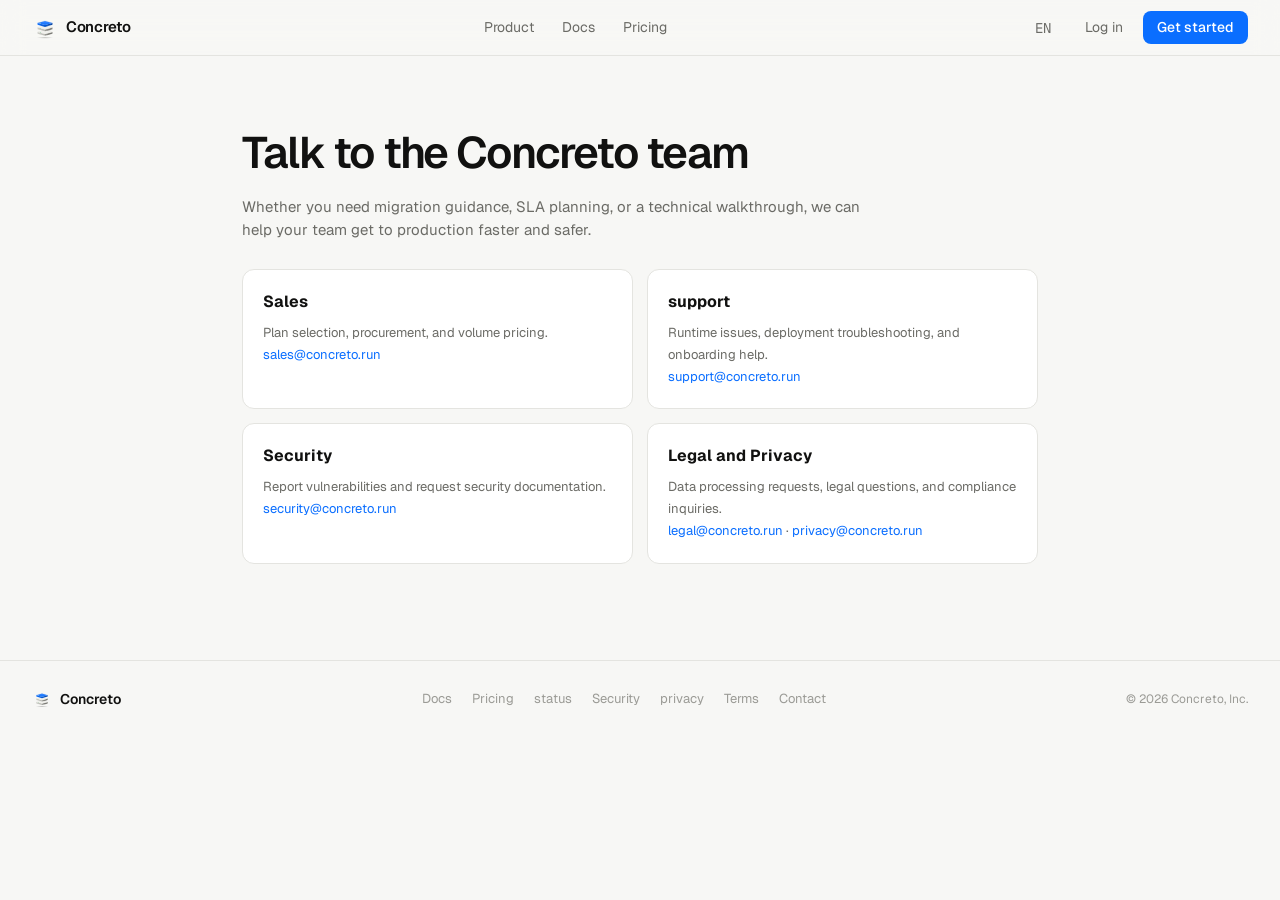
<file: public/contact.html>
<!DOCTYPE html>
<html lang="en">
<head>
<meta charset="UTF-8" />
<meta name="viewport" content="width=device-width, initial-scale=1.0" />
<title>Contact - Concreto</title>
<meta name="description" content="Contact Concreto sales and support for technical demos, migration planning, and enterprise onboarding." />
<meta name="robots" content="index,follow" />
<link rel="canonical" href="https://concreto.run/contact" />
<meta property="og:type" content="website" />
<meta property="og:site_name" content="Concreto" />
<meta property="og:title" content="Contact Concreto" />
<meta property="og:description" content="Reach sales and support for demos, onboarding, and enterprise plans." />
<meta property="og:url" content="https://concreto.run/contact" />
<meta property="og:image" content="https://concreto.run/social-preview.svg" />
<meta name="twitter:card" content="summary_large_image" />
<meta name="twitter:title" content="Contact Concreto" />
<meta name="twitter:description" content="Reach sales and support for demos and onboarding." />
<meta name="twitter:image" content="https://concreto.run/social-preview.svg" />
<link rel="apple-touch-icon" sizes="180x180" href="favicon_io/apple-touch-icon.png" />
<link rel="icon" type="image/png" sizes="32x32" href="favicon_io/favicon-32x32.png" />
<link rel="icon" type="image/png" sizes="16x16" href="favicon_io/favicon-16x16.png" />
<link rel="icon" href="favicon_io/favicon.ico" />
<link rel="manifest" href="favicon_io/site.webmanifest" />
<link rel="preconnect" href="https://fonts.googleapis.com" />
<link rel="preconnect" href="https://fonts.gstatic.com" crossorigin />
<link href="https://fonts.googleapis.com/css2?family=Geist:wght@300;400;500;600&family=Geist+Mono:wght@400;500&display=swap" rel="stylesheet" />
<link rel="stylesheet" href="css/styles.css" />
<style>
  .contact-wrap { max-width: 860px; margin: 0 auto; padding: 64px 32px 96px; }
  .contact-title { font-size: clamp(30px, 4.5vw, 44px); font-weight: 600; letter-spacing: -.04em; margin-bottom: 10px; }
  .contact-sub { color: var(--text-2); font-size: 15px; margin-bottom: 28px; max-width: 620px; }
  .contact-grid { display: grid; grid-template-columns: 1fr 1fr; gap: 14px; }
  @media(max-width:760px){ .contact-grid{ grid-template-columns:1fr; } }
  .contact-card { background: var(--surface); border: 1px solid var(--border); border-radius: var(--radius-lg); padding: 20px; }
  .contact-card h2 { font-size: 16px; margin-bottom: 8px; }
  .contact-card p { color: var(--text-2); font-size: 13px; line-height: 1.7; }
  .contact-email { color: var(--accent); text-decoration: none; }
  @media(max-width:640px){
    .contact-wrap { padding: 40px 20px 56px; }
    .contact-title { letter-spacing: -.03em; }
  }
  @media(max-width:480px){ .contact-wrap { padding: 32px 16px 48px; } }
</style>
</head>
<body>
<nav>
  <a class="nav-logo" href="index.html" data-nav>
    <img class="nav-logo-img" src="concreto-hosting-logo%20(2).svg" alt="" />
    Concreto
  </a>
  <div class="nav-links">
    <a class="nav-link" href="index.html" data-nav data-i18n="nav_product">Product</a>
    <a class="nav-link" href="docs.html" data-nav data-i18n="nav_docs">Docs</a>
    <a class="nav-link" href="pricing.html" data-nav data-i18n="nav_pricing">Pricing</a>
  </div>
  <div class="nav-right">
    <button class="nav-link lang-toggle" id="lang-toggle" type="button" aria-label="Switch language">EN</button>
    <div id="nav-auth-btns" style="display:flex;align-items:center;gap:8px;">
      <a class="nav-link" href="login.html" data-nav data-i18n="nav_login">Log in</a>
      <a class="nav-cta" href="register.html" data-nav data-i18n="nav_get_started">Get started</a>
    </div>
    <div id="nav-user" class="hidden" style="display:flex;align-items:center;gap:10px;">
      <a class="nav-link" href="dashboard.html" data-nav data-i18n="nav_dashboard">Dashboard</a>
      <div class="avatar" onclick="logout()" title="Log out" data-i18n-title="nav_logout_title">SG</div>
    </div>
    <script>(function(){var l=localStorage.getItem('ph_logged_in')==='1';var a=document.getElementById('nav-auth-btns');var u=document.getElementById('nav-user');if(a)a.style.display=l?'none':'flex';if(u)u.style.display=l?'flex':'none';})()</script>
  </div>
</nav>

<div class="page-wrap" style="padding-top: var(--nav-h);">
  <main class="contact-wrap">
    <h1 class="contact-title">Talk to the Concreto team</h1>
    <p class="contact-sub">Whether you need migration guidance, SLA planning, or a technical walkthrough, we can help your team get to production faster and safer.</p>

    <div class="contact-grid">
      <article class="contact-card">
        <h2>Sales</h2>
        <p>Plan selection, procurement, and volume pricing.</p>
        <p><a class="contact-email" href="mailto:sales@concreto.run">sales@concreto.run</a></p>
      </article>
      <article class="contact-card">
        <h2>Support</h2>
        <p>Runtime issues, deployment troubleshooting, and onboarding help.</p>
        <p><a class="contact-email" href="mailto:support@concreto.run">support@concreto.run</a></p>
      </article>
      <article class="contact-card">
        <h2>Security</h2>
        <p>Report vulnerabilities and request security documentation.</p>
        <p><a class="contact-email" href="mailto:security@concreto.run">security@concreto.run</a></p>
      </article>
      <article class="contact-card">
        <h2>Legal and Privacy</h2>
        <p>Data processing requests, legal questions, and compliance inquiries.</p>
        <p><a class="contact-email" href="mailto:legal@concreto.run">legal@concreto.run</a> · <a class="contact-email" href="mailto:privacy@concreto.run">privacy@concreto.run</a></p>
      </article>
    </div>
  </main>

  <footer class="site-footer">
    <a class="footer-logo" href="index.html" data-nav>
      <img class="nav-logo-img" style="width:20px;height:20px;" src="concreto-hosting-logo%20(2).svg" alt="" />
      Concreto
    </a>
    <div class="footer-links">
      <a class="footer-link" href="docs.html" data-nav>Docs</a>
      <a class="footer-link" href="pricing.html" data-nav>Pricing</a>
      <a class="footer-link" href="status.html" data-nav>Status</a>
      <a class="footer-link" href="security.html" data-nav>Security</a>
      <a class="footer-link" href="privacy.html" data-nav>Privacy</a>
      <a class="footer-link" href="terms.html" data-nav>Terms</a>
      <a class="footer-link" href="contact.html" data-nav>Contact</a>
    </div>
    <div class="footer-copy">© 2026 Concreto, Inc.</div>
  </footer>
</div>

<script src="js/app.js"></script>
</body>
</html>
</file>
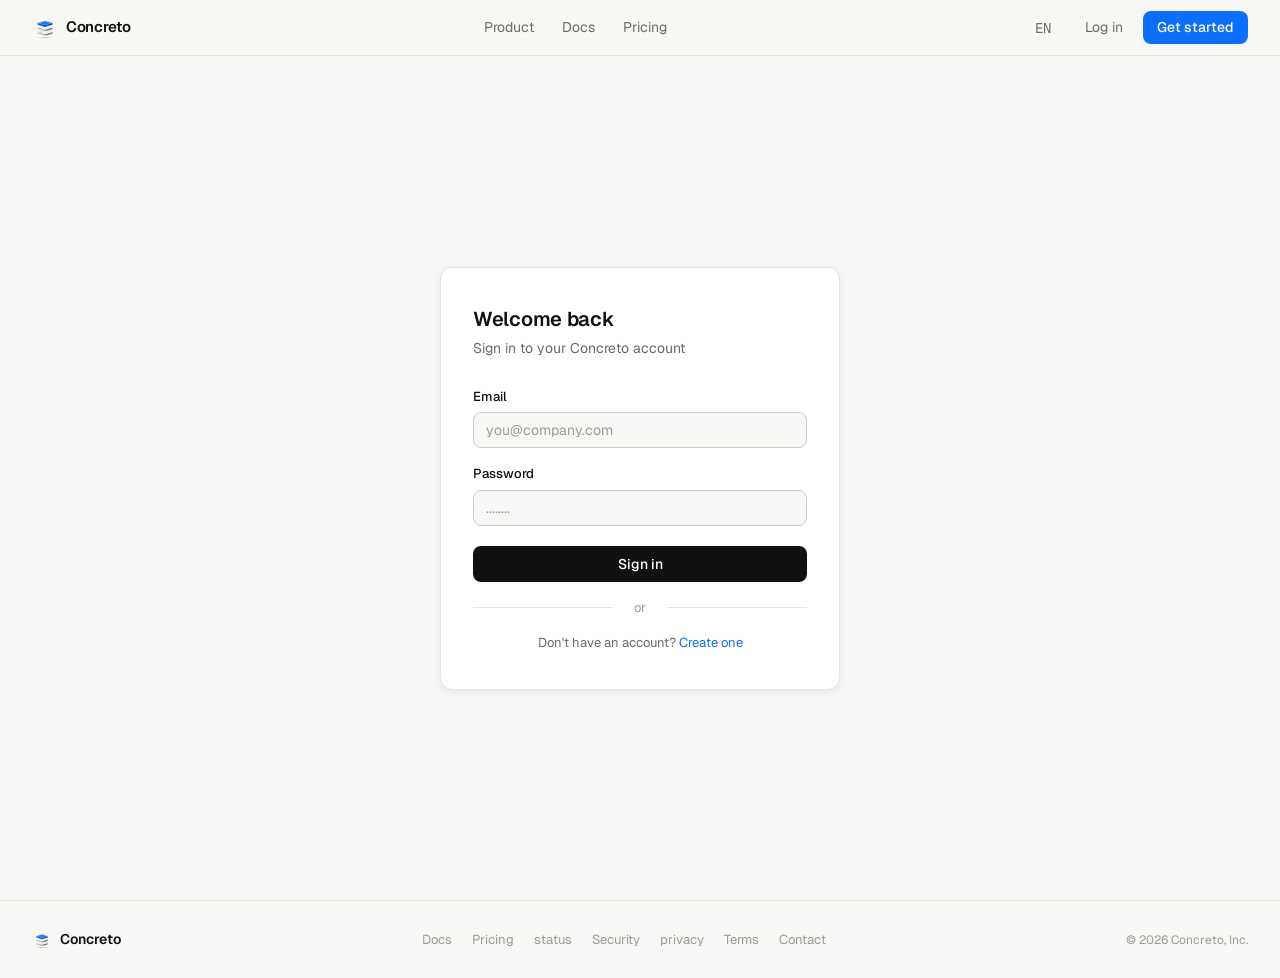
<file: public/dashboard.html>
<!DOCTYPE html>
<html lang="en">
<head>
<meta charset="UTF-8" />
<meta name="viewport" content="width=device-width, initial-scale=1.0" />
<title data-i18n="dashboard_title">Dashboard — Concreto</title>
<meta name="description" content="Concreto dashboard for managing applications, deployment history, and runtime metrics." />
<meta name="robots" content="noindex,follow" />
<link rel="canonical" href="https://concreto.run/dashboard" />
<meta property="og:type" content="website" />
<meta property="og:site_name" content="Concreto" />
<meta property="og:title" content="Dashboard — Concreto" />
<meta property="og:description" content="Manage your applications and deployments in Concreto." />
<meta property="og:url" content="https://concreto.run/dashboard" />
<meta property="og:image" content="https://concreto.run/social-preview.svg" />
<meta name="twitter:card" content="summary_large_image" />
<meta name="twitter:title" content="Dashboard — Concreto" />
<meta name="twitter:description" content="Manage your Concreto projects." />
<meta name="twitter:image" content="https://concreto.run/social-preview.svg" />
<link rel="apple-touch-icon" sizes="180x180" href="favicon_io/apple-touch-icon.png" />
<link rel="icon" type="image/png" sizes="32x32" href="favicon_io/favicon-32x32.png" />
<link rel="icon" type="image/png" sizes="16x16" href="favicon_io/favicon-16x16.png" />
<link rel="icon" href="favicon_io/favicon.ico" />
<link rel="manifest" href="favicon_io/site.webmanifest" />
<link rel="preconnect" href="https://fonts.googleapis.com" />
<link rel="preconnect" href="https://fonts.gstatic.com" crossorigin />
<link href="https://fonts.googleapis.com/css2?family=Geist:wght@300;400;500;600&family=Geist+Mono:wght@400;500&display=swap" rel="stylesheet" />
<link rel="stylesheet" href="css/styles.css" />
<style>
  /* ── DASHBOARD LAYOUT ────────────────────────── */
  .dash-layout {
    display: grid;
    grid-template-columns: 220px 1fr;
    min-height: calc(100vh - var(--nav-h));
  }
  @media(max-width:720px) {
    .dash-layout { grid-template-columns: 1fr; }
    .dash-sidebar { display: none; }
  }

  /* sidebar */
  .dash-sidebar {
    border-right: 1px solid var(--border);
    padding: 24px 0 80px;
    position: sticky; top: var(--nav-h);
    height: calc(100vh - var(--nav-h));
    overflow-y: auto;
  }
  .dash-sidebar-section { padding: 0 12px; }
  .dash-sidebar-heading {
    font-size: 11px; font-weight: 600; color: var(--text-3);
    text-transform: uppercase; letter-spacing: .09em; font-family: var(--mono);
    padding: 6px 8px; margin-bottom: 4px;
  }
  .dash-sidebar-link {
    display: flex; align-items: center; gap: 8px;
    padding: 7px 10px; font-size: 13px; color: var(--text-2);
    border-radius: var(--radius); cursor: pointer;
    transition: background var(--transition), color var(--transition);
    border: none; background: none; font-family: var(--font);
    width: 100%; text-align: left;
  }
  .dash-sidebar-link:hover { background: var(--border); color: var(--text-1); }
  .dash-sidebar-link.is-active { background: var(--accent-bg); color: var(--accent); font-weight: 500; }

  /* main */
  .dash-main { padding: 40px 48px 80px; max-width: 900px; }
  @media(max-width:900px) { .dash-main { padding: 32px 24px 60px; } }

  .dash-view-header {
    display: flex; align-items: flex-start; justify-content: space-between; gap: 16px;
    margin-bottom: 28px;
  }
  .dash-title { font-size: 22px; font-weight: 600; letter-spacing: -.3px; }
  .dash-sub   { font-size: 14px; color: var(--text-2); margin-top: 2px; }

  /* create form */
  .dash-card {
    background: var(--surface); border: 1px solid var(--border); border-radius: var(--radius-lg);
    padding: 22px 24px; margin-bottom: 20px;
    display: flex; flex-direction: column; gap: 16px;
  }
  .dash-card-title { font-size: 14px; font-weight: 600; }
  .form-row { display: grid; grid-template-columns: 1fr 2fr; gap: 12px; }
  @media(max-width:600px) { .form-row { grid-template-columns: 1fr; } }
  .form-row .form-group { margin-bottom: 0; }

  /* deploy button in table */
  .btn-deploy-sm {
    padding: 5px 14px; font-size: 12px; font-weight: 500;
    background: var(--text-1); color: #fff; border-radius: var(--radius);
    border: none; cursor: pointer; font-family: var(--font);
    transition: opacity var(--transition); white-space: nowrap;
  }
  .btn-deploy-sm:hover { opacity: .82; }
  .btn-deploy-sm:disabled { opacity: .4; cursor: not-allowed; }

  /* idle status */
  .status-idle { background: var(--border); color: var(--text-3); }
  .status-idle::before { background: var(--text-3); }

  /* source toggle */
  .source-toggle {
    display: flex;
    background: var(--bg);
    border: 1px solid var(--border);
    border-radius: var(--radius);
    padding: 3px;
    gap: 2px;
    width: fit-content;
    margin-top: 22px;
  }
  .source-tab-pill-wrap {
    position: relative;
    display: inline-flex;
  }
  .source-pill {
    position: absolute;
    left: 50%;
    top: -8px;
    transform: translate(-50%, -100%);
    font-size: 9px;
    font-family: var(--mono);
    letter-spacing: .03em;
    text-transform: uppercase;
    color: var(--text-2);
    background: var(--surface);
    border: 1px solid var(--border);
    border-radius: 999px;
    padding: 1px 8px;
    line-height: 1.25;
    white-space: nowrap;
    pointer-events: none;
  }
  .source-tab {
    padding: 5px 16px; font-size: 13px; font-weight: 500;
    border: none; background: none;
    border-radius: calc(var(--radius) - 2px);
    cursor: pointer; color: var(--text-2); font-family: var(--font);
    transition: background var(--transition), color var(--transition);
  }
  .source-tab.is-active {
    background: var(--surface); color: var(--text-1);
    box-shadow: 0 1px 3px rgba(0,0,0,.08);
  }

  /* zip drop zone */
  .zip-drop-zone {
    border: 1.5px dashed var(--border); border-radius: var(--radius);
    padding: 28px 20px; text-align: center; cursor: pointer;
    transition: border-color var(--transition), background var(--transition);
    color: var(--text-2); font-size: 13px; user-select: none;
  }
  .zip-drop-zone:hover, .zip-drop-zone.drag-over {
    border-color: var(--accent); background: var(--accent-bg); color: var(--text-1);
  }
  .zip-drop-icon { margin-bottom: 8px; color: var(--text-3); }
  .zip-selected { font-family: var(--mono); font-size: 12px; color: var(--text-1); font-weight: 500; }

  /* empty cell */
  .td-empty { text-align: center; color: var(--text-3); padding: 32px; font-size: 13px; }

  /* table */
  .table-wrap {
    background: var(--surface); border: 1px solid var(--border); border-radius: var(--radius-lg);
    overflow: hidden;
  }
  .table-head {
    padding: 14px 20px; border-bottom: 1px solid var(--border);
    display: flex; align-items: center; justify-content: space-between;
  }
  .table-head-title { font-size: 14px; font-weight: 600; }
  table { width: 100%; border-collapse: collapse; }
  th {
    padding: 10px 20px; text-align: left;
    font-size: 11px; font-weight: 500; color: var(--text-3);
    text-transform: uppercase; letter-spacing: .07em; font-family: var(--mono);
    border-bottom: 1px solid var(--border); background: var(--bg);
  }
  td { padding: 12px 20px; font-size: 13px; border-bottom: 1px solid var(--border); vertical-align: middle; }
  tr:last-child td { border-bottom: none; }
  tr:hover td { background: var(--bg); }
  .td-mono { font-family: var(--mono); font-size: 12px; color: var(--text-2); }

  /* deploy progress */
  .progress-section {
    background: var(--surface); border: 1px solid var(--border); border-radius: var(--radius-lg);
    padding: 22px 24px; margin-bottom: 20px;
    display: flex; flex-direction: column; gap: 12px;
  }
  .progress-header { display: flex; align-items: center; justify-content: space-between; }
  .progress-title  { font-size: 14px; font-weight: 500; }
  .progress-pct    { font-size: 14px; font-weight: 600; font-family: var(--mono); }
  .progress-bar-bg { height: 4px; background: var(--border); border-radius: 99px; overflow: hidden; }
  .progress-bar-fill { height: 100%; background: var(--accent); border-radius: 99px; transition: width .4s ease; }
  .progress-log {
    font-family: var(--mono); font-size: 12px; color: var(--text-2);
    background: var(--bg); border-radius: var(--radius); padding: 12px 14px;
    display: flex; flex-direction: column; gap: 4px;
    max-height: 140px; overflow-y: auto;
  }
  .log-line-ok  { color: var(--success); }
  .log-line-dim { color: var(--text-3); }

  /* metrics */
  .metrics-grid { display: grid; grid-template-columns: repeat(2, 1fr); gap: 16px; }
  @media(max-width:600px) { .metrics-grid { grid-template-columns: 1fr; } }
  .metric-card {
    background: var(--surface); border: 1px solid var(--border); border-radius: var(--radius-lg);
    padding: 20px 22px; display: flex; flex-direction: column; gap: 16px;
  }
  .metric-card-header { display: flex; align-items: center; justify-content: space-between; gap: 12px; }
  .metric-app-name { font-size: 14px; font-weight: 600; }
  .metric-row { display: grid; grid-template-columns: repeat(3, 1fr); gap: 12px; }
  .metric-item { display: flex; flex-direction: column; gap: 4px; }
  .metric-label {
    font-size: 11px; font-weight: 500; color: var(--text-3);
    text-transform: uppercase; letter-spacing: .06em; font-family: var(--mono);
  }
  .metric-value { font-size: 20px; font-weight: 600; letter-spacing: -.02em; font-family: var(--mono); }

  /* ── MOBILE NAV TABS ────────────────────────────── */
  .dash-mobile-nav {
    display: none;
    position: sticky; top: var(--nav-h); z-index: 50;
    background: var(--surface);
    border-bottom: 1px solid var(--border);
    padding: 0 16px;
    gap: 0;
    overflow-x: auto;
    -webkit-overflow-scrolling: touch;
  }
  .dash-mobile-nav::-webkit-scrollbar { display: none; }
  .dash-mobile-tab {
    padding: 12px 16px; font-size: 13px; font-weight: 500;
    border: none; background: none; cursor: pointer;
    color: var(--text-2); font-family: var(--font);
    border-bottom: 2px solid transparent;
    white-space: nowrap;
    transition: color var(--transition), border-color var(--transition);
    margin-bottom: -1px;
  }
  .dash-mobile-tab:hover { color: var(--text-1); }
  .dash-mobile-tab.is-active { color: var(--accent); border-bottom-color: var(--accent); }

  /* ── MOBILE RESPONSIVE ──────────────────────────── */
  @media (max-width: 720px) {
    .dash-mobile-nav { display: flex; }
    .dash-main { padding: 24px 16px 60px; }
  }

  @media (max-width: 640px) {
    .dash-view-header { flex-direction: column; gap: 12px; }
    .dash-view-header .btn-primary { align-self: flex-start; }
    .dash-title { font-size: 20px; }
    .table-wrap { overflow-x: auto; -webkit-overflow-scrolling: touch; }
    table { min-width: 500px; }
    .metrics-grid { gap: 12px; }
    .metric-row { grid-template-columns: repeat(2, 1fr); }
  }

  @media (max-width: 480px) {
    .dash-main { padding: 20px 12px 60px; }
    .metric-value { font-size: 18px; }
    .source-toggle { width: 100%; }
  }
</style>
</head>
<body>

<nav>
  <a class="nav-logo" href="index.html" data-nav>
    <img class="nav-logo-img" src="concreto-hosting-logo%20(2).svg" alt="" />
    Concreto
  </a>
  <div class="nav-links">
    <a class="nav-link" href="index.html" data-nav data-i18n="nav_product">Product</a>
    <a class="nav-link" href="docs.html" data-nav data-i18n="nav_docs">Docs</a>
    <a class="nav-link" href="pricing.html" data-nav data-i18n="nav_pricing">Pricing</a>
  </div>
  <div class="nav-right">
    <button class="nav-link lang-toggle" id="lang-toggle" type="button" aria-label="Switch language">EN</button>
    <div id="nav-auth-btns" style="display:flex;align-items:center;gap:8px;">
      <a class="nav-link" href="login.html" data-nav data-i18n="nav_login">Log in</a>
      <a class="nav-cta" href="register.html" data-nav data-i18n="nav_get_started">Get started</a>
    </div>
    <div id="nav-user" class="hidden" style="display:flex;align-items:center;gap:10px;">
      <a class="nav-link" href="dashboard.html" data-nav data-i18n="nav_dashboard">Dashboard</a>
      <button class="nav-link" type="button" onclick="logout()" data-i18n="nav_logout_title" data-nav-logout="1">Log out</button>
      <div class="avatar" onclick="logout()" title="Log out" data-i18n-title="nav_logout_title">SG</div>
    </div>
    <script>(function(){var l=!!localStorage.getItem('ph_token');var a=document.getElementById('nav-auth-btns');var u=document.getElementById('nav-user');if(a)a.style.display=l?'none':'flex';if(u)u.style.display=l?'flex':'none';})()</script>
  </div>
</nav>

<div class="page-wrap" style="padding-top: var(--nav-h);">

<!-- Mobile navigation tabs (shown instead of sidebar on small screens) -->
<nav class="dash-mobile-nav" aria-label="Dashboard sections">
  <button class="dash-mobile-tab is-active" data-view="applications" onclick="showView('applications')">Applications</button>
  <button class="dash-mobile-tab" data-view="deployments" onclick="showView('deployments')">Deployments</button>
  <button class="dash-mobile-tab" data-view="metrics" onclick="showView('metrics')">Metrics</button>
</nav>

<div class="dash-layout">

  <!-- Sidebar -->
  <aside class="dash-sidebar">
    <div class="dash-sidebar-section">
      <div class="dash-sidebar-heading">Platform</div>
      <button class="dash-sidebar-link is-active" data-view="applications" onclick="showView('applications')">
        <svg width="14" height="14" viewBox="0 0 14 14" fill="none">
          <rect x="1" y="1" width="5" height="5" rx="1" stroke="currentColor" stroke-width="1.4"/>
          <rect x="8" y="1" width="5" height="5" rx="1" stroke="currentColor" stroke-width="1.4"/>
          <rect x="1" y="8" width="5" height="5" rx="1" stroke="currentColor" stroke-width="1.4"/>
          <rect x="8" y="8" width="5" height="5" rx="1" stroke="currentColor" stroke-width="1.4"/>
        </svg>
        Applications
      </button>
      <button class="dash-sidebar-link" data-view="deployments" onclick="showView('deployments')">
        <svg width="14" height="14" viewBox="0 0 14 14" fill="none">
          <path d="M7 1v8M7 1L4.5 3.5M7 1L9.5 3.5" stroke="currentColor" stroke-width="1.4" stroke-linecap="round" stroke-linejoin="round"/>
          <path d="M2 10v1.5A1.5 1.5 0 003.5 13h7A1.5 1.5 0 0012 11.5V10" stroke="currentColor" stroke-width="1.4" stroke-linecap="round"/>
        </svg>
        Deployments
      </button>
      <button class="dash-sidebar-link" data-view="metrics" onclick="showView('metrics')">
        <svg width="14" height="14" viewBox="0 0 14 14" fill="none">
          <path d="M1 10l3-4 3 2 3-5 3 3" stroke="currentColor" stroke-width="1.4" stroke-linecap="round" stroke-linejoin="round"/>
        </svg>
        Metrics
      </button>
    </div>
  </aside>

  <!-- Main area -->
  <main class="dash-main">

    <!-- ── Applications ── -->
    <div id="view-applications">
      <div class="dash-view-header">
        <div>
          <div class="dash-title">Applications</div>
          <div class="dash-sub">Manage your hosted applications</div>
        </div>
        <button class="btn-primary" id="btn-new-app" onclick="toggleCreateForm()">+ New application</button>
      </div>

      <div id="create-app-form" style="display:none;">
        <div class="dash-card">
          <div class="dash-card-title">New application</div>
          <div class="form-group">
            <label class="form-label">Application name</label>
            <input class="form-input" id="app-name" placeholder="my-app" />
          </div>
          <div>
            <label class="form-label" style="display:block;margin-bottom:8px;">Source</label>
            <div class="source-toggle">
              <div class="source-tab-pill-wrap">
                <span class="source-pill" data-i18n="dashboard_recommended">Recommended</span>
                <button class="source-tab is-active" id="tab-github" onclick="setSourceMode('github')" data-i18n="dashboard_source_github">GitHub URL</button>
              </div>
              <button class="source-tab" id="tab-zip" onclick="setSourceMode('zip')">Upload ZIP</button>
            </div>
          </div>
          <div id="source-github">
            <div class="form-group" style="margin-bottom:0;">
              <label class="form-label">Repository URL</label>
              <input class="form-input" id="app-repo" type="url" placeholder="https://github.com/you/my-app" />
            </div>
          </div>
          <div id="source-zip" style="display:none;">
            <label class="form-label" style="display:block;margin-bottom:8px;">Project ZIP file</label>
            <div class="zip-drop-zone" id="zip-drop-zone"
                 onclick="document.getElementById('app-zip').click()"
                 ondragover="event.preventDefault();this.classList.add('drag-over')"
                 ondragleave="this.classList.remove('drag-over')"
                 ondrop="handleZipDrop(event)">
              <input type="file" id="app-zip" accept=".zip" style="display:none;" onchange="handleZipSelect(this)" />
              <div class="zip-drop-icon">
                <svg width="24" height="24" viewBox="0 0 24 24" fill="none" stroke="currentColor" stroke-width="1.5" stroke-linecap="round" stroke-linejoin="round">
                  <path d="M4 22h16a2 2 0 002-2V7.5L14.5 2H6a2 2 0 00-2 2v4"/>
                  <polyline points="14,2 14,8 20,8"/>
                  <path d="M2 15l3-3 3 3"/><path d="M5 12v7"/>
                </svg>
              </div>
              <div id="zip-drop-label">Drop ZIP here or <strong>click to browse</strong></div>
            </div>
          </div>
          <div><button class="btn-primary" onclick="submitCreateApp()">Create application</button></div>
        </div>
      </div>

      <div class="table-wrap">
        <div class="table-head">
          <div class="table-head-title">Your applications</div>
        </div>
        <table>
          <thead>
            <tr>
              <th>Name</th>
              <th>Repository</th>
              <th>Status</th>
              <th>Last deploy</th>
              <th></th>
            </tr>
          </thead>
          <tbody id="apps-tbody">
            <tr><td colspan="5" class="td-empty">No applications yet. Create your first one above.</td></tr>
          </tbody>
        </table>
      </div>
    </div>

    <!-- ── Deployments ── -->
    <div id="view-deployments" style="display:none;">
      <div class="dash-view-header">
        <div>
          <div class="dash-title">Deployments</div>
          <div class="dash-sub">Deployment history across all applications</div>
        </div>
      </div>

      <div id="deploy-active-wrap" style="display:none;">
        <div class="progress-section">
          <div class="progress-header">
            <div class="progress-title" id="deploy-title">Building…</div>
            <div class="progress-pct" id="deploy-pct">0%</div>
          </div>
          <div class="progress-bar-bg">
            <div class="progress-bar-fill" id="deploy-fill" style="width:0%"></div>
          </div>
          <div class="progress-log" id="deploy-log"></div>
        </div>
      </div>

      <div class="table-wrap">
        <div class="table-head">
          <div class="table-head-title">All deployments</div>
        </div>
        <table>
          <thead>
            <tr>
              <th>Application</th>
              <th>Status</th>
              <th>Started</th>
              <th>Last log</th>
            </tr>
          </thead>
          <tbody id="deps-tbody">
            <tr><td colspan="4" class="td-empty">No deployments yet.</td></tr>
          </tbody>
        </table>
      </div>
    </div>

    <!-- ── Metrics ── -->
    <div id="view-metrics" style="display:none;">
      <div class="dash-view-header">
        <div>
          <div class="dash-title">Metrics</div>
          <div class="dash-sub">Real-time resource usage — updates every 2 seconds</div>
        </div>
      </div>
      <div class="metrics-grid" id="metrics-container">
        <div class="td-empty" style="grid-column:1/-1;padding:48px;">No applications yet. Create an application first.</div>
      </div>
    </div>

  </main>
</div>
</div>

<footer class="site-footer">
  <a class="footer-logo" href="index.html" data-nav>
    <img class="nav-logo-img" style="width:20px;height:20px;" src="concreto-hosting-logo%20(2).svg" alt="" />
    Concreto
  </a>
  <div class="footer-links">
    <a class="footer-link" href="docs.html" data-nav>Docs</a>
    <a class="footer-link" href="pricing.html" data-nav>Pricing</a>
    <a class="footer-link" href="status.html" data-nav>Status</a>
    <a class="footer-link" href="security.html" data-nav>Security</a>
    <a class="footer-link" href="privacy.html" data-nav>Privacy</a>
    <a class="footer-link" href="terms.html" data-nav>Terms</a>
    <a class="footer-link" href="contact.html" data-nav>Contact</a>
  </div>
  <div class="footer-copy">© 2026 Concreto, Inc.</div>
</footer>

<div class="toast" id="toast"></div>

<script src="js/api.js"></script>
<script src="js/app.js?v=auth-api-1"></script>
<script src="js/state.js"></script>
<script src="js/demo-data.js?v=auth-api-1"></script>
<script src="js/dashboard.js?v=auth-api-1"></script>
</body>
</html>
</file>
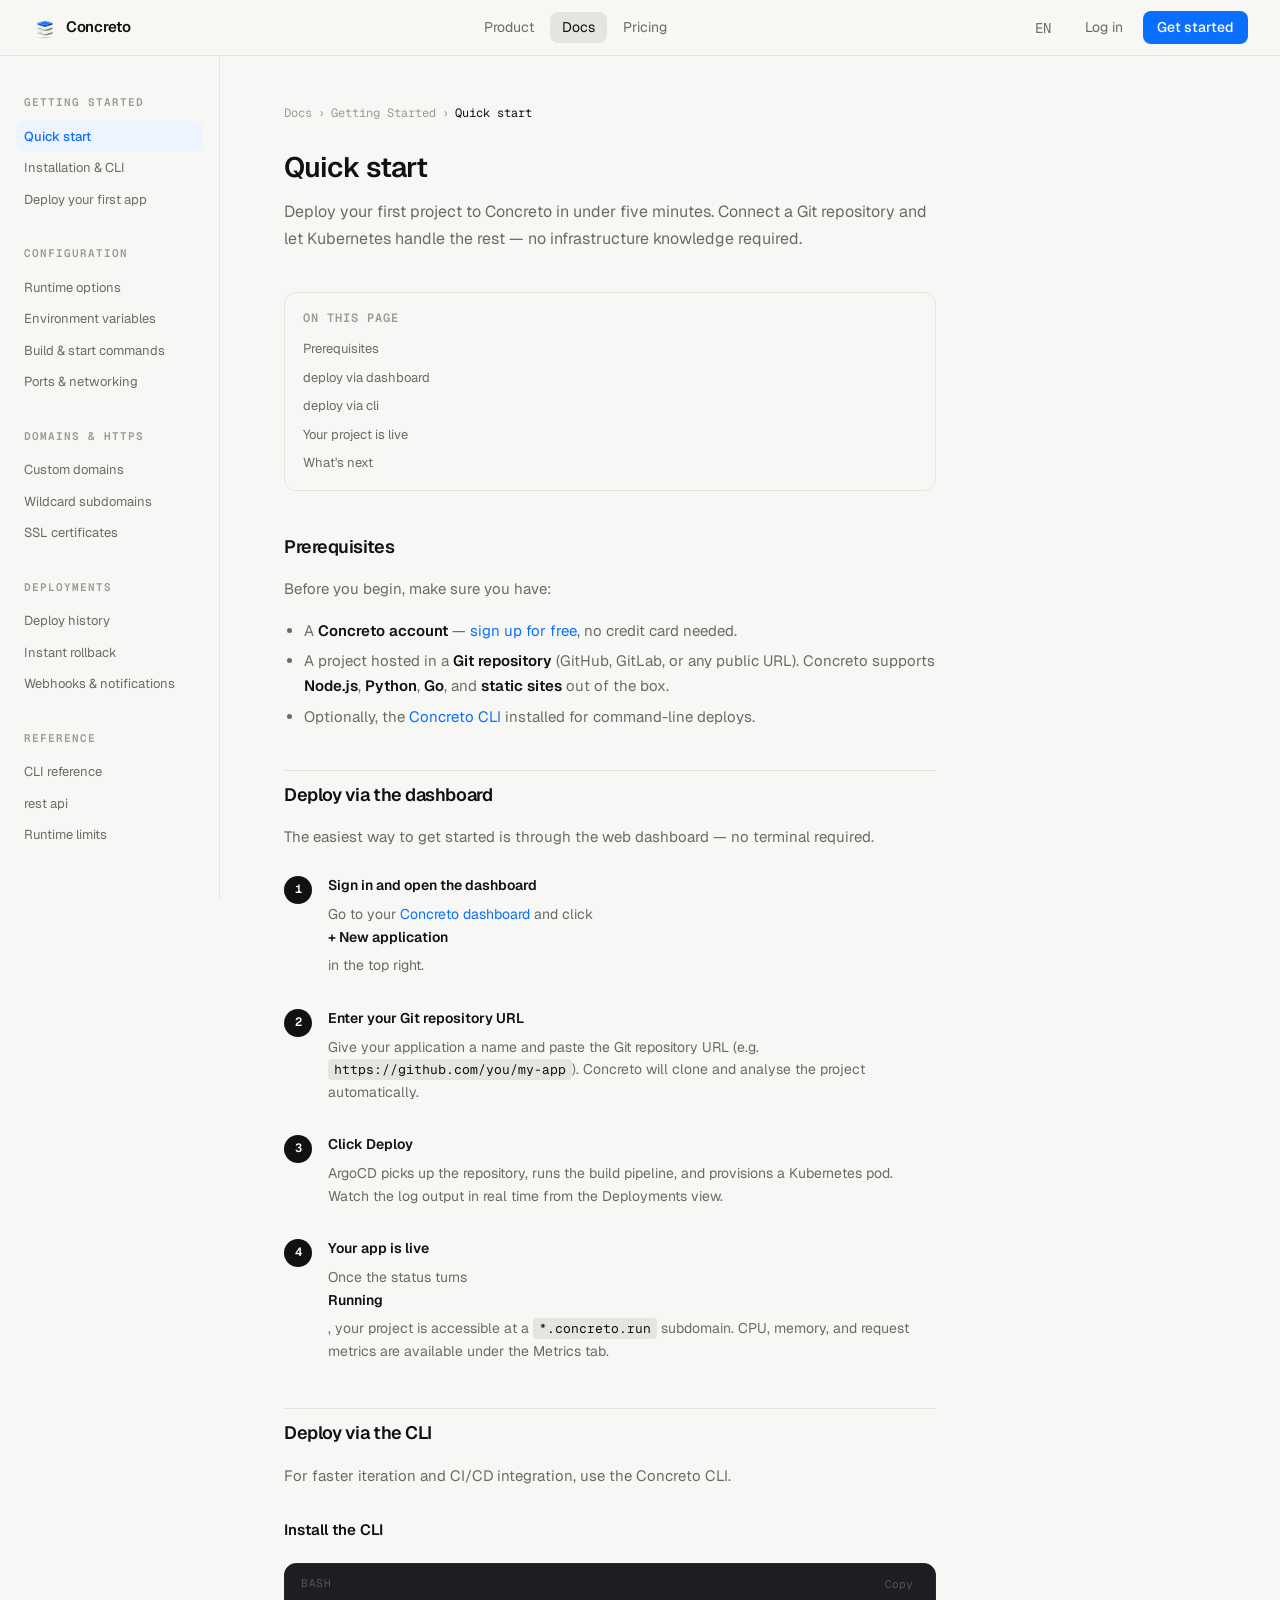
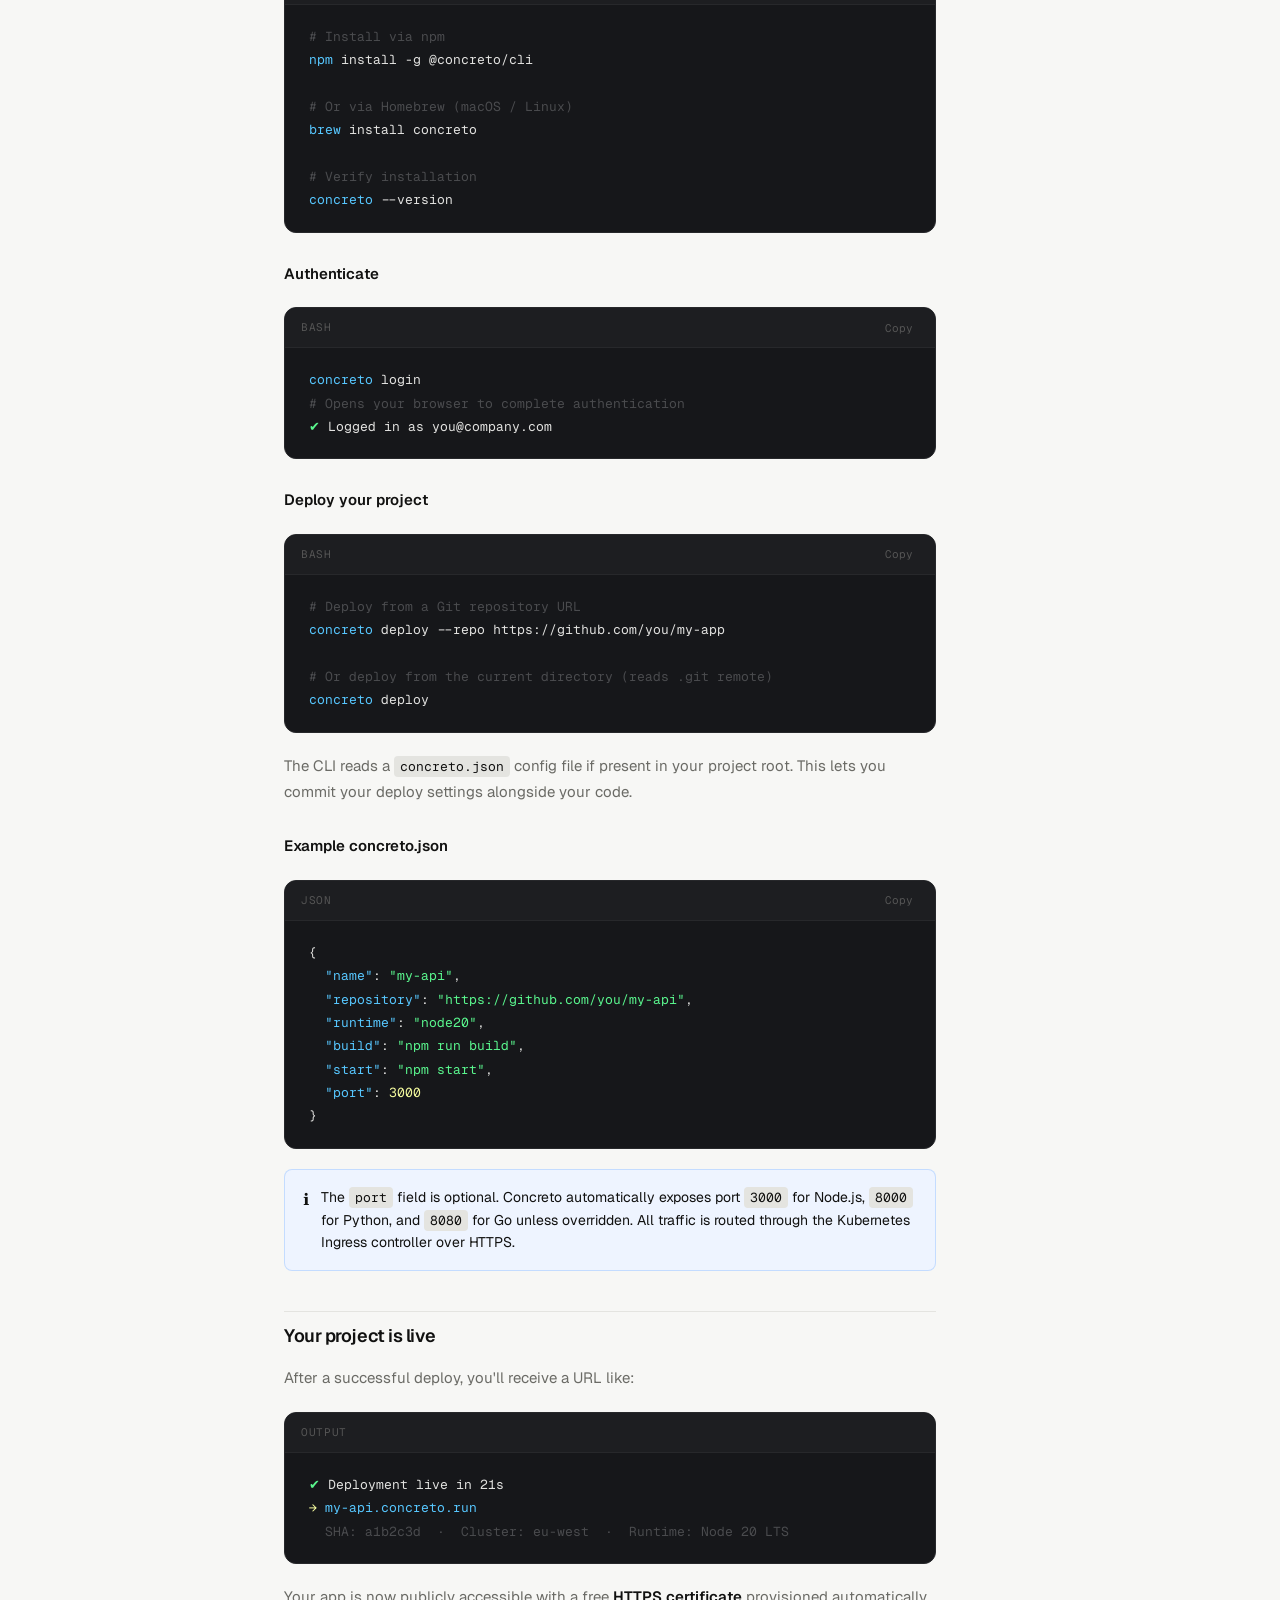
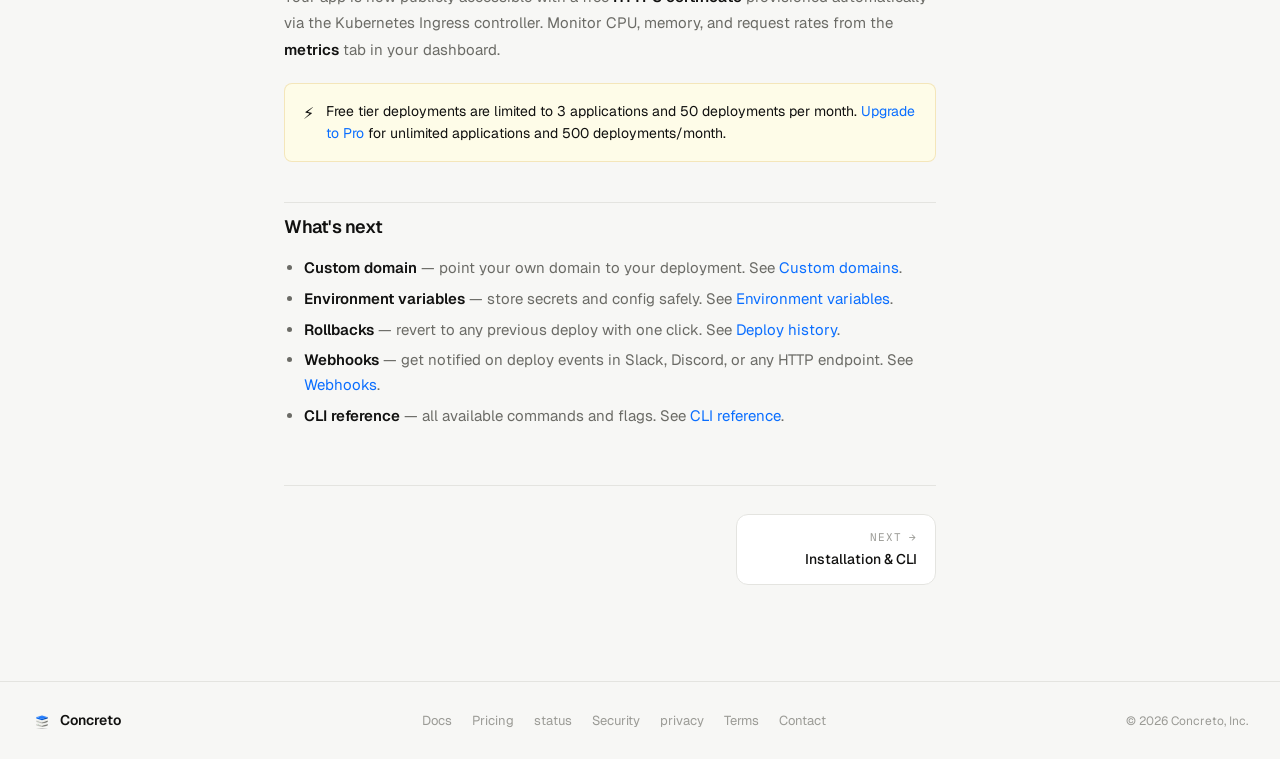
<file: public/docs.html>
<!DOCTYPE html>
<html lang="en">
<head>
<meta charset="UTF-8" />
<meta name="viewport" content="width=device-width, initial-scale=1.0" />
<title data-i18n="docs_title">Docs — Concreto</title>
<meta name="description" content="Concreto documentation: quick start guides, deployment workflows, runtime configuration, and production best practices." />
<meta name="robots" content="index,follow" />
<link rel="canonical" href="https://concreto.run/docs" />
<meta property="og:type" content="website" />
<meta property="og:site_name" content="Concreto" />
<meta property="og:title" content="Concreto Docs — Deploy in Minutes" />
<meta property="og:description" content="Learn how to deploy from Git to Kubernetes with Concreto using dashboard and CLI workflows." />
<meta property="og:url" content="https://concreto.run/docs" />
<meta property="og:image" content="https://concreto.run/social-preview.svg" />
<meta name="twitter:card" content="summary_large_image" />
<meta name="twitter:title" content="Concreto Docs" />
<meta name="twitter:description" content="Step-by-step deployment and platform docs for Concreto." />
<meta name="twitter:image" content="https://concreto.run/social-preview.svg" />
<link rel="apple-touch-icon" sizes="180x180" href="favicon_io/apple-touch-icon.png" />
<link rel="icon" type="image/png" sizes="32x32" href="favicon_io/favicon-32x32.png" />
<link rel="icon" type="image/png" sizes="16x16" href="favicon_io/favicon-16x16.png" />
<link rel="icon" href="favicon_io/favicon.ico" />
<link rel="manifest" href="favicon_io/site.webmanifest" />
<link rel="preconnect" href="https://fonts.googleapis.com" />
<link rel="preconnect" href="https://fonts.gstatic.com" crossorigin />
<link href="https://fonts.googleapis.com/css2?family=Geist:wght@300;400;500;600&family=Geist+Mono:wght@400;500&display=swap" rel="stylesheet" />
<link rel="stylesheet" href="css/styles.css" />
<style>
  /* ── DOCS LAYOUT ──────────────────────────────── */
  .docs-layout {
    display: grid;
    grid-template-columns: 220px 1fr;
    min-height: calc(100vh - var(--nav-h));
  }
  @media(max-width:720px) {
    .docs-layout { grid-template-columns: 1fr; }
    .docs-sidebar { display: none; }
  }

  /* Sidebar */
  .docs-sidebar {
    border-right: 1px solid var(--border);
    padding: 32px 0 80px;
    position: sticky; top: var(--nav-h);
    height: calc(100vh - var(--nav-h));
    overflow-y: auto;
  }
  .docs-sidebar::-webkit-scrollbar { width: 4px; }
  .docs-sidebar::-webkit-scrollbar-thumb { background: var(--border); border-radius: 4px; }

  .sidebar-section { padding: 0 16px; margin-bottom: 24px; }
  .sidebar-heading {
    font-size: 11px; font-weight: 600; color: var(--text-3);
    text-transform: uppercase; letter-spacing: .09em; font-family: var(--mono);
    padding: 6px 8px; margin-bottom: 4px;
  }
  .sidebar-link {
    display: block; padding: 6px 8px; font-size: 13px; color: var(--text-2);
    border-radius: var(--radius); text-decoration: none;
    transition: background var(--transition), color var(--transition);
    cursor: pointer;
  }
  .sidebar-link:hover { background: var(--border); color: var(--text-1); }
  .sidebar-link.active { background: var(--accent-bg); color: var(--accent); font-weight: 500; }

  /* Main content */
  .docs-content {
    padding: 48px 64px 96px; max-width: 780px;
  }
  @media(max-width:900px) { .docs-content { padding: 40px 32px 80px; } }

  /* Breadcrumb */
  .doc-breadcrumb {
    font-size: 12px; color: var(--text-3); font-family: var(--mono);
    display: flex; align-items: center; gap: 6px; margin-bottom: 24px;
  }
  .doc-breadcrumb span { color: var(--text-3); }

  /* Doc heading */
  .doc-title { font-size: 28px; font-weight: 600; letter-spacing: -.03em; margin-bottom: 10px; }
  .doc-lead { font-size: 16px; color: var(--text-2); line-height: 1.7; margin-bottom: 40px; }

  /* Prose */
  .doc-prose { line-height: 1.75; color: var(--text-1); }
  .doc-prose h2 {
    font-size: 18px; font-weight: 600; letter-spacing: -.025em;
    margin: 40px 0 14px; padding-top: 8px;
    border-top: 1px solid var(--border);
  }
  .doc-prose h2:first-child { border-top: none; margin-top: 0; }
  .doc-prose h3 { font-size: 15px; font-weight: 600; margin: 28px 0 10px; }
  .doc-prose p { margin-bottom: 16px; font-size: 15px; color: var(--text-2); }
  .doc-prose ul { margin: 0 0 16px 0; padding-left: 20px; }
  .doc-prose li { font-size: 15px; color: var(--text-2); margin-bottom: 6px; line-height: 1.65; }
  .doc-prose a { color: var(--accent); text-decoration: none; }
  .doc-prose a:hover { text-decoration: underline; }
  .doc-prose strong { color: var(--text-1); font-weight: 600; }
  .doc-prose code {
    font-family: var(--mono); font-size: 13px; padding: 2px 6px;
    background: var(--border); border-radius: 4px; color: var(--text-1);
  }

  /* Code block */
  .code-block {
    background: #16171A; border-radius: var(--radius-lg); overflow: hidden;
    border: 1px solid #27282B; margin: 20px 0;
  }
  .code-block-header {
    padding: 10px 16px; background: #1D1E21;
    border-bottom: 1px solid #27282B;
    display: flex; align-items: center; justify-content: space-between;
  }
  .code-block-lang {
    font-family: var(--mono); font-size: 11px; color: #555; text-transform: uppercase; letter-spacing: .06em;
  }
  .code-block-copy {
    font-family: var(--mono); font-size: 11px; color: #555; background: none;
    border: none; cursor: pointer; padding: 2px 6px;
    transition: color var(--transition);
  }
  .code-block-copy:hover { color: #999; }
  .code-block pre {
    padding: 20px 24px; margin: 0; overflow-x: auto;
    font-family: var(--mono); font-size: 13px; line-height: 1.8;
  }
  .code-block pre::-webkit-scrollbar { height: 4px; }
  .code-block pre::-webkit-scrollbar-thumb { background: #333; border-radius: 4px; }
  .ct-dim    { color: #4A4B4E; }
  .ct-white  { color: #E2E2E0; }
  .ct-green  { color: #5AF78E; }
  .ct-blue   { color: #57C7FF; }
  .ct-yellow { color: #F3F99D; }
  .ct-purple { color: #C397D8; }
  .ct-red    { color: #FF6E6E; }

  /* Callout */
  .callout {
    border-radius: var(--radius); padding: 16px 18px; margin: 20px 0;
    display: flex; gap: 12px; align-items: flex-start; font-size: 14px; line-height: 1.6;
  }
  .callout-info { background: var(--accent-bg); border: 1px solid rgba(10,110,255,.18); color: var(--text-1); }
  .callout-warn { background: var(--warn-bg); border: 1px solid rgba(202,138,4,.2); color: var(--text-1); }
  .callout-icon { font-size: 16px; flex-shrink: 0; margin-top: 1px; }

  /* Step list */
  .step-list { list-style: none; display: flex; flex-direction: column; gap: 24px; margin: 24px 0; }
  .step-item { display: flex; gap: 16px; }
  .step-num {
    width: 28px; height: 28px; border-radius: 50%;
    background: var(--text-1); color: white; font-size: 12px; font-weight: 600;
    display: grid; place-items: center; font-family: var(--mono); flex-shrink: 0;
    margin-top: 2px;
  }
  .step-body { flex: 1; }
  .step-body strong { display: block; font-size: 14px; font-weight: 600; margin-bottom: 6px; }
  .step-body p { font-size: 14px; color: var(--text-2); margin: 0; line-height: 1.6; }

  /* Inline badge */
  .badge {
    display: inline-flex; align-items: center; gap: 4px;
    padding: 2px 8px; border-radius: 99px; font-size: 11px; font-weight: 500;
    font-family: var(--mono);
  }
  .badge-blue { background: var(--accent-bg); color: var(--accent); }
  .badge-green { background: var(--success-bg); color: var(--success); }

  /* Doc nav (prev/next) */
  .doc-nav {
    display: flex; justify-content: space-between; gap: 16px;
    margin-top: 56px; padding-top: 28px; border-top: 1px solid var(--border);
  }
  .doc-nav-link {
    display: flex; flex-direction: column; gap: 4px;
    text-decoration: none; padding: 14px 18px;
    background: var(--surface); border: 1px solid var(--border); border-radius: var(--radius-lg);
    transition: border-color var(--transition), box-shadow var(--transition);
    flex: 1; max-width: 200px;
  }
  .doc-nav-link:hover { border-color: var(--border-2); box-shadow: var(--shadow-sm); }
  .doc-nav-label { font-size: 11px; color: var(--text-3); font-family: var(--mono); text-transform: uppercase; letter-spacing: .07em; }
  .doc-nav-title { font-size: 14px; font-weight: 500; color: var(--text-1); }
  .doc-nav-link.next { text-align: right; margin-left: auto; }

  /* On this page */
  .toc {
    background: var(--bg); border: 1px solid var(--border); border-radius: var(--radius-lg);
    padding: 16px 18px; margin-bottom: 32px;
  }
  .toc-title { font-size: 12px; font-weight: 600; color: var(--text-3); text-transform: uppercase; letter-spacing: .08em; font-family: var(--mono); margin-bottom: 10px; }
  .toc-list { list-style: none; display: flex; flex-direction: column; gap: 6px; }
  .toc-link { font-size: 13px; color: var(--text-2); text-decoration: none; transition: color var(--transition); }
  .toc-link:hover { color: var(--accent); }

  /* ── MOBILE RESPONSIVE ─────────────────────────── */
  @media (max-width: 720px) {
    .docs-layout { grid-template-columns: 1fr; }

    /* Sidebar becomes a horizontal scrollable tab strip */
    .docs-sidebar {
      display: flex !important;
      flex-direction: row;
      flex-wrap: nowrap;
      position: sticky; top: var(--nav-h); z-index: 50;
      height: auto;
      overflow-x: auto; overflow-y: hidden;
      -webkit-overflow-scrolling: touch;
      border-right: none;
      border-bottom: 1px solid var(--border);
      padding: 6px 12px;
      gap: 4px;
      background: var(--surface);
    }
    .docs-sidebar::-webkit-scrollbar { display: none; }

    .sidebar-section {
      display: contents;
    }
    .sidebar-heading { display: none; }
    .sidebar-link {
      white-space: nowrap;
      padding: 6px 12px;
      font-size: 13px;
      flex-shrink: 0;
    }
  }

  @media (max-width: 640px) {
    .docs-content { padding: 32px 20px 60px; }
    .doc-nav { flex-direction: column; gap: 12px; }
    .doc-nav-link { max-width: 100%; }
    .doc-nav-link.next { margin-left: 0; text-align: left; }
    .code-block pre { font-size: 12px; }
  }

  @media (max-width: 480px) {
    .docs-content { padding: 24px 16px 48px; }
    .doc-title { font-size: 24px; }
    .doc-lead { font-size: 15px; }
  }
</style>
</head>
<body>

<nav>
  <a class="nav-logo" href="index.html" data-nav>
    <img class="nav-logo-img" src="concreto-hosting-logo%20(2).svg" alt="" />
    Concreto
  </a>
  <div class="nav-links">
    <a class="nav-link" href="index.html" data-nav data-i18n="nav_product">Product</a>
    <a class="nav-link active" href="docs.html" data-nav data-i18n="nav_docs">Docs</a>
    <a class="nav-link" href="pricing.html" data-nav data-i18n="nav_pricing">Pricing</a>
  </div>
  <div class="nav-right">
    <button class="nav-link lang-toggle" id="lang-toggle" type="button" aria-label="Switch language">EN</button>
    <div id="nav-auth-btns" style="display:flex;align-items:center;gap:8px;">
      <a class="nav-link" href="login.html" data-nav data-i18n="nav_login">Log in</a>
      <a class="nav-cta" href="register.html" data-nav data-i18n="nav_get_started">Get started</a>
    </div>
    <div id="nav-user" class="hidden" style="display:flex;align-items:center;gap:10px;">
      <a class="nav-link" href="dashboard.html" data-nav data-i18n="nav_dashboard">Dashboard</a>
      <div class="avatar" onclick="logout()" title="Log out" data-i18n-title="nav_logout_title">SG</div>
    </div>
    <script>(function(){var l=localStorage.getItem('ph_logged_in')==='1';var a=document.getElementById('nav-auth-btns');var u=document.getElementById('nav-user');if(a)a.style.display=l?'none':'flex';if(u)u.style.display=l?'flex':'none';})()</script>
  </div>
</nav>

<div class="page-wrap" style="padding-top: var(--nav-h);">
<div class="docs-layout">

  <!-- Sidebar -->
  <aside class="docs-sidebar">

    <div class="sidebar-section">
      <div class="sidebar-heading">Getting Started</div>
      <a class="sidebar-link active" href="docs.html">Quick start</a>
      <a class="sidebar-link" href="#">Installation &amp; CLI</a>
      <a class="sidebar-link" href="#">Deploy your first app</a>
    </div>

    <div class="sidebar-section">
      <div class="sidebar-heading">Configuration</div>
      <a class="sidebar-link" href="#">Runtime options</a>
      <a class="sidebar-link" href="#">Environment variables</a>
      <a class="sidebar-link" href="#">Build &amp; start commands</a>
      <a class="sidebar-link" href="#">Ports &amp; networking</a>
    </div>

    <div class="sidebar-section">
      <div class="sidebar-heading">Domains &amp; HTTPS</div>
      <a class="sidebar-link" href="#">Custom domains</a>
      <a class="sidebar-link" href="#">Wildcard subdomains</a>
      <a class="sidebar-link" href="#">SSL certificates</a>
    </div>

    <div class="sidebar-section">
      <div class="sidebar-heading">Deployments</div>
      <a class="sidebar-link" href="#">Deploy history</a>
      <a class="sidebar-link" href="#">Instant rollback</a>
      <a class="sidebar-link" href="#">Webhooks &amp; notifications</a>
    </div>

    <div class="sidebar-section">
      <div class="sidebar-heading">Reference</div>
      <a class="sidebar-link" href="#">CLI reference</a>
      <a class="sidebar-link" href="#">REST API</a>
      <a class="sidebar-link" href="#">Runtime limits</a>
    </div>

  </aside>

  <!-- Main content -->
  <main class="docs-content">

    <div class="doc-breadcrumb">
      <span>Docs</span>
      <span>›</span>
      <span>Getting Started</span>
      <span>›</span>
      <span style="color:var(--text-1)">Quick start</span>
    </div>

    <h1 class="doc-title">Quick start</h1>
    <p class="doc-lead">Deploy your first project to Concreto in under five minutes. Connect a Git repository and let Kubernetes handle the rest — no infrastructure knowledge required.</p>

    <!-- TOC -->
    <div class="toc">
      <div class="toc-title">On this page</div>
      <ul class="toc-list">
        <li><a class="toc-link" href="#prerequisites">Prerequisites</a></li>
        <li><a class="toc-link" href="#deploy-dashboard">Deploy via dashboard</a></li>
        <li><a class="toc-link" href="#deploy-cli">Deploy via CLI</a></li>
        <li><a class="toc-link" href="#your-project-is-live">Your project is live</a></li>
        <li><a class="toc-link" href="#whats-next">What's next</a></li>
      </ul>
    </div>

    <div class="doc-prose">

      <h2 id="prerequisites">Prerequisites</h2>
      <p>Before you begin, make sure you have:</p>
      <ul>
        <li>A <strong>Concreto account</strong> — <a href="register.html" data-nav>sign up for free</a>, no credit card needed.</li>
        <li>A project hosted in a <strong>Git repository</strong> (GitHub, GitLab, or any public URL). Concreto supports <strong>Node.js</strong>, <strong>Python</strong>, <strong>Go</strong>, and <strong>static sites</strong> out of the box.</li>
        <li>Optionally, the <a href="#">Concreto CLI</a> installed for command-line deploys.</li>
      </ul>

      <h2 id="deploy-dashboard">Deploy via the dashboard</h2>
      <p>The easiest way to get started is through the web dashboard — no terminal required.</p>

      <ol class="step-list">
        <li class="step-item">
          <div class="step-num">1</div>
          <div class="step-body">
            <strong>Sign in and open the dashboard</strong>
            <p>Go to your <a href="dashboard.html" data-nav>Concreto dashboard</a> and click <strong>+ New application</strong> in the top right.</p>
          </div>
        </li>
        <li class="step-item">
          <div class="step-num">2</div>
          <div class="step-body">
            <strong>Enter your Git repository URL</strong>
            <p>Give your application a name and paste the Git repository URL (e.g. <code>https://github.com/you/my-app</code>). Concreto will clone and analyse the project automatically.</p>
          </div>
        </li>
        <li class="step-item">
          <div class="step-num">3</div>
          <div class="step-body">
            <strong>Click Deploy</strong>
            <p>ArgoCD picks up the repository, runs the build pipeline, and provisions a Kubernetes pod. Watch the log output in real time from the Deployments view.</p>
          </div>
        </li>
        <li class="step-item">
          <div class="step-num">4</div>
          <div class="step-body">
            <strong>Your app is live</strong>
            <p>Once the status turns <strong>Running</strong>, your project is accessible at a <code>*.concreto.run</code> subdomain. CPU, memory, and request metrics are available under the Metrics tab.</p>
          </div>
        </li>
      </ol>

      <h2 id="deploy-cli">Deploy via the CLI</h2>
      <p>For faster iteration and CI/CD integration, use the Concreto CLI.</p>

      <h3>Install the CLI</h3>
      <div class="code-block">
        <div class="code-block-header">
          <span class="code-block-lang">bash</span>
          <button class="code-block-copy" onclick="copyCode(this)">Copy</button>
        </div>
        <pre><span class="ct-dim"># Install via npm</span>
<span class="ct-blue">npm</span> <span class="ct-white">install -g @concreto/cli</span>

<span class="ct-dim"># Or via Homebrew (macOS / Linux)</span>
<span class="ct-blue">brew</span> <span class="ct-white">install concreto</span>

<span class="ct-dim"># Verify installation</span>
<span class="ct-blue">concreto</span> <span class="ct-white">--version</span></pre>
      </div>

      <h3>Authenticate</h3>
      <div class="code-block">
        <div class="code-block-header">
          <span class="code-block-lang">bash</span>
          <button class="code-block-copy" onclick="copyCode(this)">Copy</button>
        </div>
        <pre><span class="ct-blue">concreto</span> <span class="ct-white">login</span>
<span class="ct-dim"># Opens your browser to complete authentication</span>
<span class="ct-green">✔</span> <span class="ct-white">Logged in as you@company.com</span></pre>
      </div>

      <h3>Deploy your project</h3>
      <div class="code-block">
        <div class="code-block-header">
          <span class="code-block-lang">bash</span>
          <button class="code-block-copy" onclick="copyCode(this)">Copy</button>
        </div>
        <pre><span class="ct-dim"># Deploy from a Git repository URL</span>
<span class="ct-blue">concreto</span> <span class="ct-white">deploy --repo https://github.com/you/my-app</span>

<span class="ct-dim"># Or deploy from the current directory (reads .git remote)</span>
<span class="ct-blue">concreto</span> <span class="ct-white">deploy</span></pre>
      </div>

      <p>The CLI reads a <code>concreto.json</code> config file if present in your project root. This lets you commit your deploy settings alongside your code.</p>

      <h3>Example concreto.json</h3>
      <div class="code-block">
        <div class="code-block-header">
          <span class="code-block-lang">json</span>
          <button class="code-block-copy" onclick="copyCode(this)">Copy</button>
        </div>
        <pre><span class="ct-white">{</span>
  <span class="ct-blue">"name"</span><span class="ct-white">:</span> <span class="ct-green">"my-api"</span><span class="ct-white">,</span>
  <span class="ct-blue">"repository"</span><span class="ct-white">:</span> <span class="ct-green">"https://github.com/you/my-api"</span><span class="ct-white">,</span>
  <span class="ct-blue">"runtime"</span><span class="ct-white">:</span> <span class="ct-green">"node20"</span><span class="ct-white">,</span>
  <span class="ct-blue">"build"</span><span class="ct-white">:</span> <span class="ct-green">"npm run build"</span><span class="ct-white">,</span>
  <span class="ct-blue">"start"</span><span class="ct-white">:</span> <span class="ct-green">"npm start"</span><span class="ct-white">,</span>
  <span class="ct-blue">"port"</span><span class="ct-white">:</span> <span class="ct-yellow">3000</span>
<span class="ct-white">}</span></pre>
      </div>

      <div class="callout callout-info">
        <span class="callout-icon">ℹ</span>
        <div>The <code>port</code> field is optional. Concreto automatically exposes port <code>3000</code> for Node.js, <code>8000</code> for Python, and <code>8080</code> for Go unless overridden. All traffic is routed through the Kubernetes Ingress controller over HTTPS.</div>
      </div>

      <h2 id="your-project-is-live">Your project is live</h2>
      <p>After a successful deploy, you'll receive a URL like:</p>
      <div class="code-block">
        <div class="code-block-header">
          <span class="code-block-lang">output</span>
        </div>
        <pre><span class="ct-green">✔</span> <span class="ct-white">Deployment live in 21s</span>
<span class="ct-yellow">→</span> <span class="ct-blue">my-api.concreto.run</span>
<span class="ct-dim">  SHA: a1b2c3d  ·  Cluster: eu-west  ·  Runtime: Node 20 LTS</span></pre>
      </div>

      <p>Your app is now publicly accessible with a free <strong>HTTPS certificate</strong> provisioned automatically via the Kubernetes Ingress controller. Monitor CPU, memory, and request rates from the <strong>Metrics</strong> tab in your dashboard.</p>

      <div class="callout callout-warn">
        <span class="callout-icon">⚡</span>
        <div>Free tier deployments are limited to 3 applications and 50 deployments per month. <a href="pricing.html" data-nav>Upgrade to Pro</a> for unlimited applications and 500 deployments/month.</div>
      </div>

      <h2 id="whats-next">What's next</h2>
      <ul>
        <li><strong>Custom domain</strong> — point your own domain to your deployment. See <a href="#">Custom domains</a>.</li>
        <li><strong>Environment variables</strong> — store secrets and config safely. See <a href="#">Environment variables</a>.</li>
        <li><strong>Rollbacks</strong> — revert to any previous deploy with one click. See <a href="#">Deploy history</a>.</li>
        <li><strong>Webhooks</strong> — get notified on deploy events in Slack, Discord, or any HTTP endpoint. See <a href="#">Webhooks</a>.</li>
        <li><strong>CLI reference</strong> — all available commands and flags. See <a href="#">CLI reference</a>.</li>
      </ul>

    </div>

    <!-- Doc navigation -->
    <div class="doc-nav">
      <div></div>
      <a class="doc-nav-link next" href="#">
        <span class="doc-nav-label">Next →</span>
        <span class="doc-nav-title">Installation &amp; CLI</span>
      </a>
    </div>

  </main>

</div>

<!-- Footer -->
<footer class="site-footer">
  <a class="footer-logo" href="index.html" data-nav>
    <img class="nav-logo-img" style="width:20px;height:20px;" src="concreto-hosting-logo%20(2).svg" alt="" />
    Concreto
  </a>
  <div class="footer-links">
    <a class="footer-link" href="docs.html" data-nav>Docs</a>
    <a class="footer-link" href="pricing.html" data-nav>Pricing</a>
    <a class="footer-link" href="status.html" data-nav>Status</a>
    <a class="footer-link" href="security.html" data-nav>Security</a>
    <a class="footer-link" href="privacy.html" data-nav>Privacy</a>
    <a class="footer-link" href="terms.html" data-nav>Terms</a>
    <a class="footer-link" href="contact.html" data-nav>Contact</a>
  </div>
  <div class="footer-copy">© 2026 Concreto, Inc.</div>
</footer>

</div>

<div class="toast" id="toast"></div>

<script src="js/app.js"></script>
<script>
function copyCode(btn) {
  var pre = btn.closest('.code-block').querySelector('pre');
  var text = pre.innerText || pre.textContent;
  navigator.clipboard.writeText(text).then(function() {
    btn.textContent = 'Copied!';
    setTimeout(function() { btn.textContent = 'Copy'; }, 1800);
  }).catch(function() {
    btn.textContent = 'Copy';
  });
}
</script>
</body>
</html>
</file>
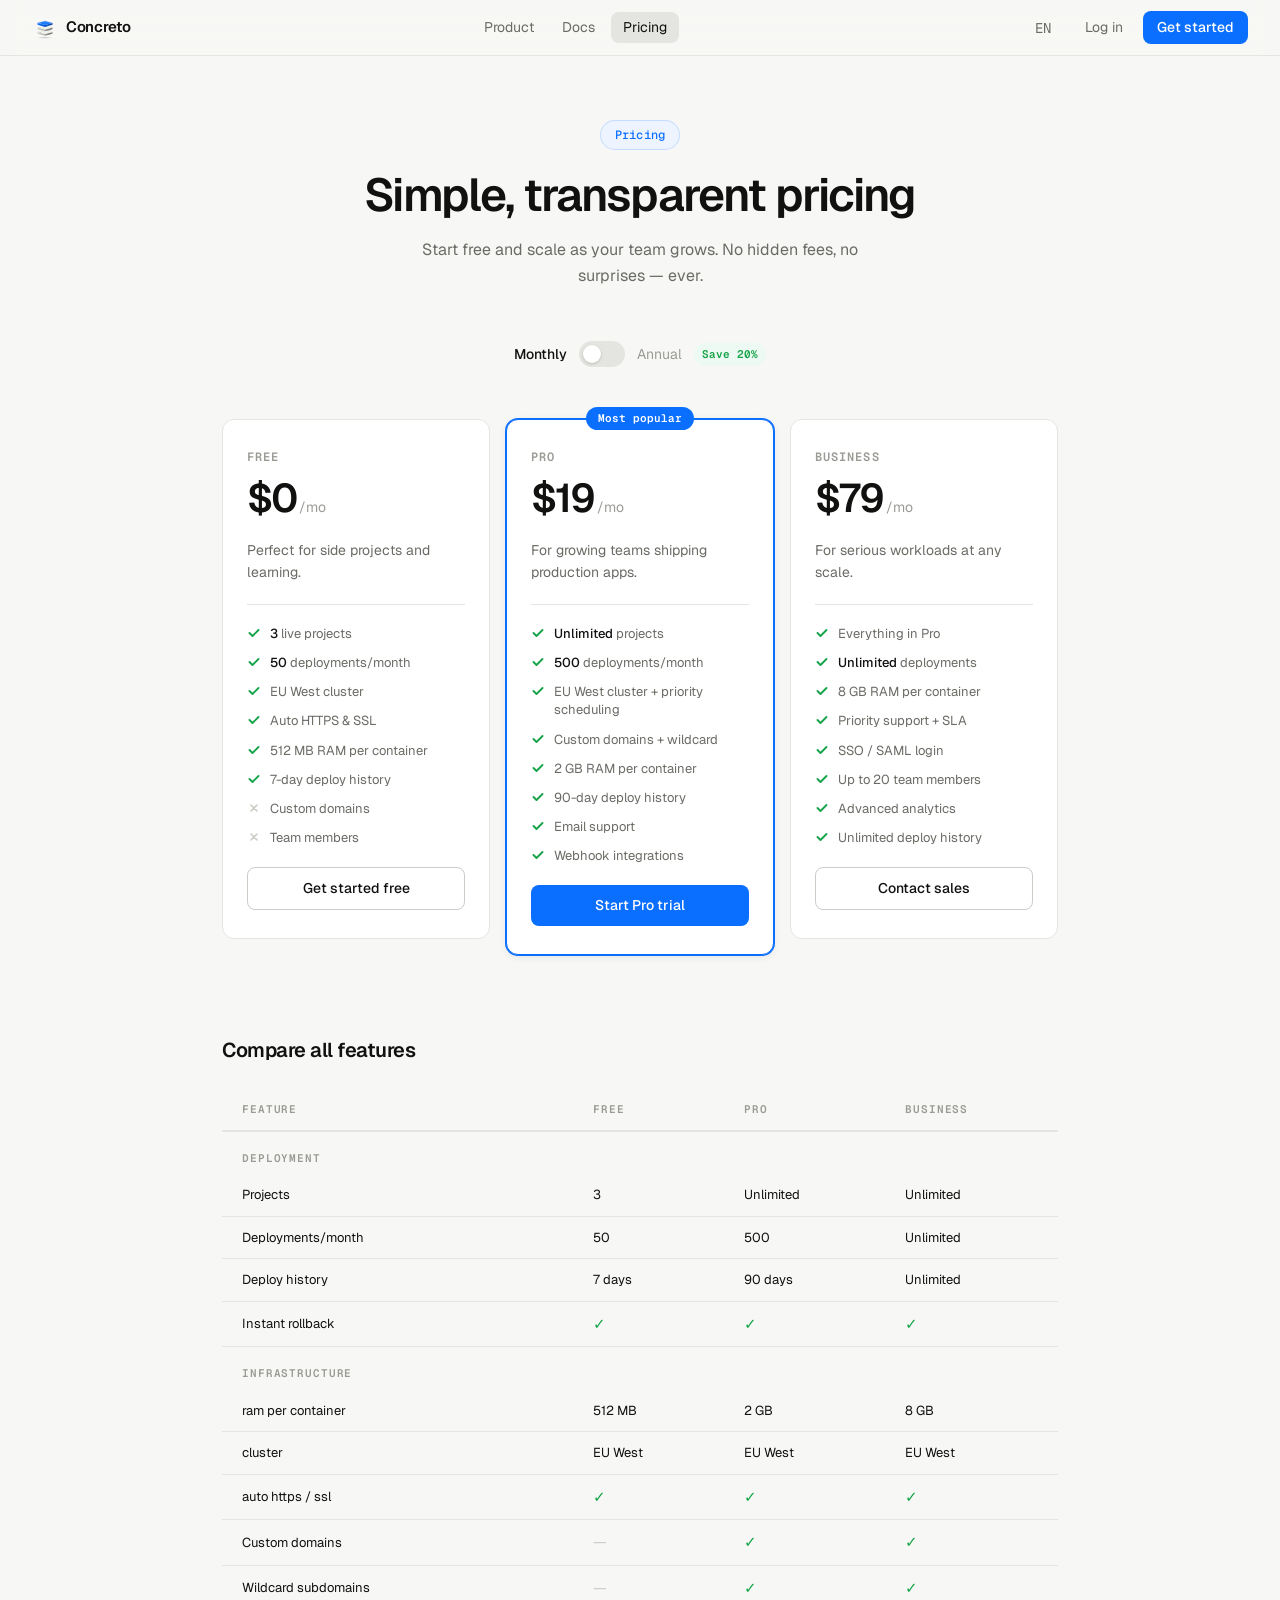
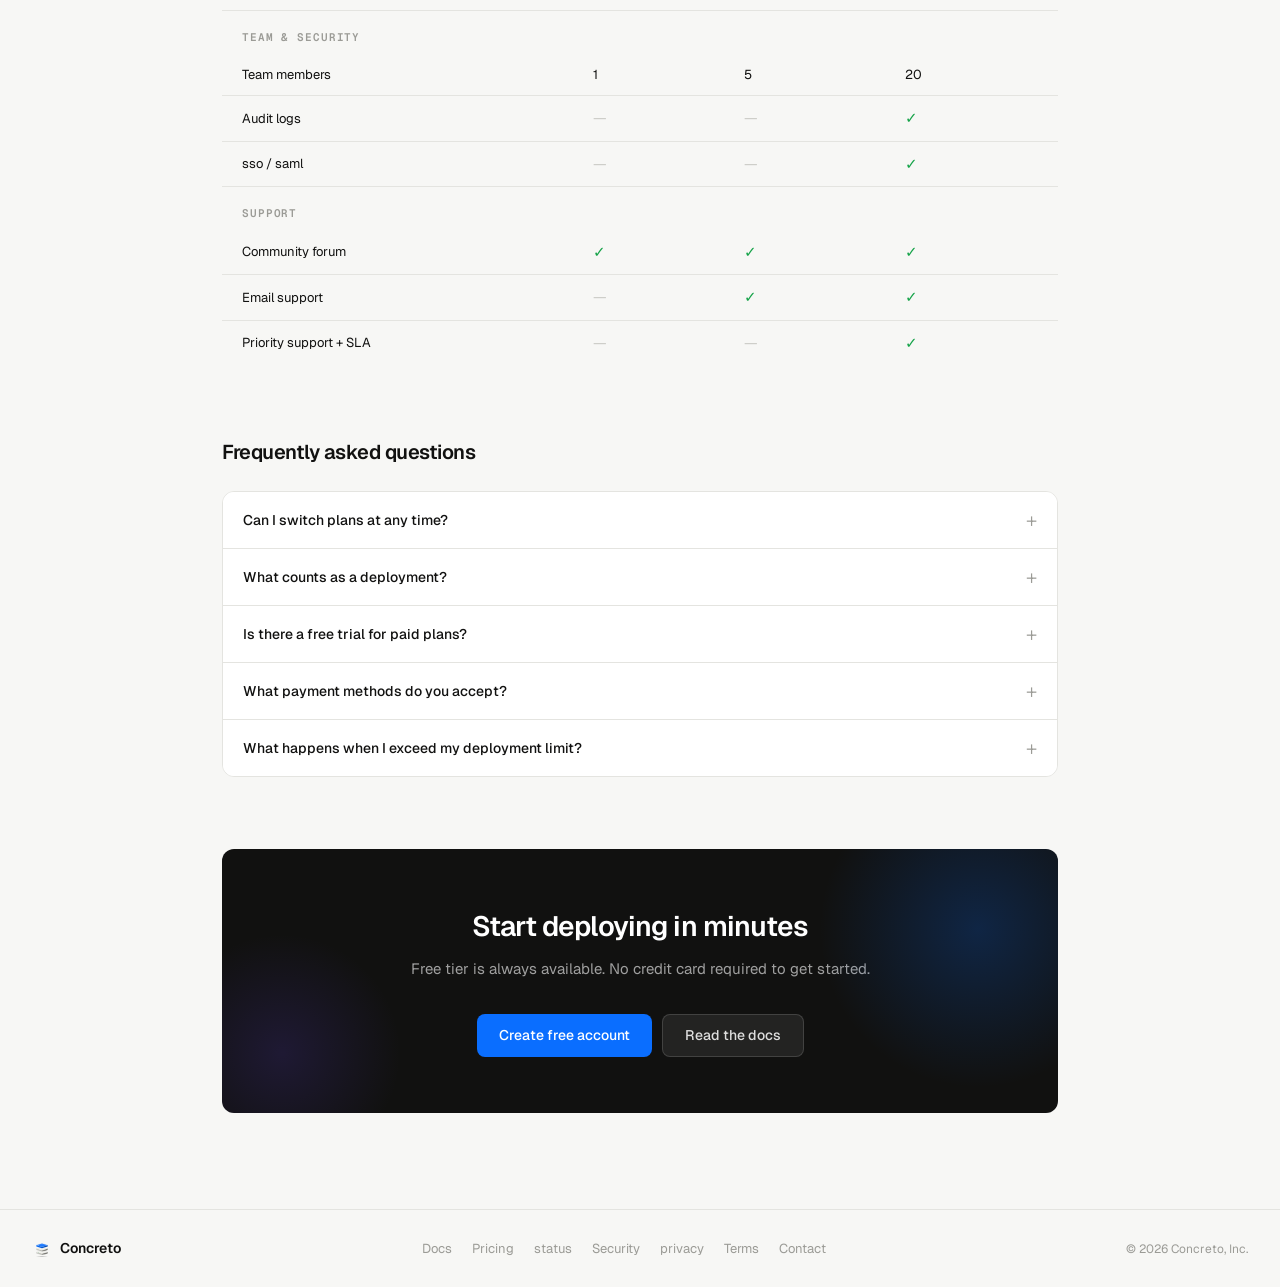
<file: public/pricing.html>
<!DOCTYPE html>
<html lang="en">
<head>
<meta charset="UTF-8" />
<meta name="viewport" content="width=device-width, initial-scale=1.0" />
<title data-i18n="pricing_title">Pricing — Concreto</title>
<meta name="description" content="Transparent pricing for Kubernetes-backed deployment workflows. Start free, then scale with predictable limits, support, and SLA options." />
<meta name="robots" content="index,follow" />
<link rel="canonical" href="https://concreto.run/pricing" />
<meta property="og:type" content="website" />
<meta property="og:site_name" content="Concreto" />
<meta property="og:title" content="Concreto Pricing — Transparent Plans for Fast Teams" />
<meta property="og:description" content="Pick a Concreto plan that matches your deployment volume and team needs, from free projects to production workloads." />
<meta property="og:url" content="https://concreto.run/pricing" />
<meta property="og:image" content="https://concreto.run/social-preview.svg" />
<meta name="twitter:card" content="summary_large_image" />
<meta name="twitter:title" content="Concreto Pricing" />
<meta name="twitter:description" content="Transparent plans for teams that want faster, safer releases on Kubernetes." />
<meta name="twitter:image" content="https://concreto.run/social-preview.svg" />
<link rel="apple-touch-icon" sizes="180x180" href="favicon_io/apple-touch-icon.png" />
<link rel="icon" type="image/png" sizes="32x32" href="favicon_io/favicon-32x32.png" />
<link rel="icon" type="image/png" sizes="16x16" href="favicon_io/favicon-16x16.png" />
<link rel="icon" href="favicon_io/favicon.ico" />
<link rel="manifest" href="favicon_io/site.webmanifest" />
<link rel="preconnect" href="https://fonts.googleapis.com" />
<link rel="preconnect" href="https://fonts.gstatic.com" crossorigin />
<link href="https://fonts.googleapis.com/css2?family=Geist:wght@300;400;500;600&family=Geist+Mono:wght@400;500&display=swap" rel="stylesheet" />
<link rel="stylesheet" href="css/styles.css" />
<style>
  .pricing-page { max-width: 900px; margin: 0 auto; padding: 64px 32px 96px; }

  /* Hero */
  .pricing-hero { text-align: center; margin-bottom: 52px; }
  .pricing-eyebrow {
    display: inline-flex; align-items: center; gap: 8px;
    padding: 5px 14px; border-radius: 99px;
    background: var(--accent-bg); border: 1px solid rgba(10,110,255,.18);
    color: var(--accent); font-size: 12px; font-weight: 500; letter-spacing: .2px;
    font-family: var(--mono); margin-bottom: 20px;
  }
  .pricing-title {
    font-size: clamp(30px, 4.5vw, 46px); font-weight: 600; letter-spacing: -.04em;
    line-height: 1.1; margin-bottom: 16px;
  }
  .pricing-sub {
    font-size: 16px; color: var(--text-2); line-height: 1.65;
    max-width: 480px; margin: 0 auto;
  }

  /* Billing toggle */
  .billing-wrap {
    display: flex; align-items: center; justify-content: center;
    gap: 12px; margin-bottom: 52px;
  }
  .billing-label {
    font-size: 14px; color: var(--text-3); cursor: pointer;
    transition: color var(--transition); user-select: none;
  }
  .billing-label.active { color: var(--text-1); font-weight: 500; }
  .billing-track {
    width: 46px; height: 26px; background: var(--border); border-radius: 99px;
    position: relative; cursor: pointer;
    transition: background 0.25s cubic-bezier(0.22,1,0.36,1);
  }
  .billing-track.annual { background: var(--accent); }
  .billing-thumb {
    position: absolute; top: 4px; left: 4px;
    width: 18px; height: 18px; background: white; border-radius: 50%;
    transition: transform 0.25s cubic-bezier(0.22,1,0.36,1);
    box-shadow: 0 1px 3px rgba(0,0,0,.18);
  }
  .billing-track.annual .billing-thumb { transform: translateX(20px); }
  .billing-save {
    font-size: 11px; font-weight: 600; color: var(--success);
    background: var(--success-bg); padding: 3px 8px; border-radius: 99px;
    font-family: var(--mono);
  }

  /* Plans grid */
  .plans-grid {
    display: grid; grid-template-columns: repeat(3, 1fr); gap: 16px;
    margin-bottom: 80px; align-items: start;
  }
  @media(max-width:700px) { .plans-grid { grid-template-columns: 1fr; } }

  .plan-card {
    background: var(--surface); border: 1px solid var(--border);
    border-radius: var(--radius-lg); padding: 28px 24px;
    display: flex; flex-direction: column; gap: 20px;
    transition: box-shadow var(--transition), transform var(--transition);
  }
  .plan-card:hover { box-shadow: var(--shadow-lg); transform: translateY(-2px); }
  .plan-card.featured {
    border-color: var(--accent);
    box-shadow: 0 0 0 1px var(--accent), var(--shadow);
    position: relative;
  }
  .plan-badge {
    position: absolute; top: -13px; left: 50%; transform: translateX(-50%);
    background: var(--accent); color: white;
    font-size: 11px; font-weight: 600; padding: 3px 12px;
    border-radius: 99px; font-family: var(--mono); white-space: nowrap;
  }
  .plan-name {
    font-size: 12px; font-weight: 600; color: var(--text-3);
    text-transform: uppercase; letter-spacing: .09em; font-family: var(--mono);
    margin-bottom: 12px;
  }
  .plan-price-row { display: flex; align-items: baseline; gap: 3px; }
  .plan-price { font-size: 40px; font-weight: 600; letter-spacing: -.05em; line-height: 1; }
  .plan-period { font-size: 14px; color: var(--text-3); }
  .plan-billed { font-size: 12px; color: var(--text-3); font-family: var(--mono); min-height: 18px; margin-top: 4px; }
  .plan-tagline { font-size: 14px; color: var(--text-2); line-height: 1.55; }
  .plan-divider { height: 1px; background: var(--border); }

  .plan-features { list-style: none; display: flex; flex-direction: column; gap: 11px; flex: 1; }
  .plan-feature {
    display: flex; align-items: flex-start; gap: 9px;
    font-size: 13px; color: var(--text-2); line-height: 1.4;
  }
  .feat-icon { flex-shrink: 0; margin-top: 1px; }
  .feat-check { color: var(--success); }
  .feat-x { color: var(--border-2); }
  .plan-feature b { color: var(--text-1); font-weight: 500; }

  .btn-plan-primary {
    display: block; width: 100%; padding: 10px; text-align: center;
    background: var(--accent); color: white; border-radius: var(--radius);
    font-size: 14px; font-weight: 500; text-decoration: none;
    transition: opacity var(--transition); font-family: var(--font); border: none; cursor: pointer;
  }
  .btn-plan-primary:hover { opacity: .88; }
  .btn-plan-secondary {
    display: block; width: 100%; padding: 10px; text-align: center;
    background: transparent; color: var(--text-1);
    border: 1px solid var(--border-2); border-radius: var(--radius);
    font-size: 14px; font-weight: 500; text-decoration: none;
    transition: background var(--transition); font-family: var(--font); cursor: pointer;
  }
  .btn-plan-secondary:hover { background: var(--border); }

  /* Comparison table */
  .compare-wrap { margin-bottom: 72px; overflow-x: auto; }
  .compare-title { font-size: 20px; font-weight: 600; letter-spacing: -.025em; margin-bottom: 24px; }
  .compare-table { width: 100%; border-collapse: collapse; min-width: 560px; }
  .compare-table th {
    padding: 12px 20px; text-align: left;
    font-size: 11px; font-weight: 600; color: var(--text-3);
    text-transform: uppercase; letter-spacing: .08em; font-family: var(--mono);
    border-bottom: 2px solid var(--border); background: var(--bg);
  }
  .compare-table td { padding: 11px 20px; font-size: 13px; border-bottom: 1px solid var(--border); vertical-align: middle; }
  .compare-table tr:last-child td { border-bottom: none; }
  .compare-table tbody tr:hover td { background: var(--bg); }
  .compare-table .cat-row td {
    font-size: 11px; font-weight: 600; color: var(--text-3); text-transform: uppercase;
    letter-spacing: .08em; font-family: var(--mono); padding: 18px 20px 8px;
    background: transparent !important; border-bottom: none;
  }
  .c-check { color: var(--success); font-size: 15px; font-weight: 600; }
  .c-dash  { color: var(--border-2); font-size: 15px; }

  /* FAQ */
  .faq-wrap { margin-bottom: 72px; }
  .faq-title { font-size: 20px; font-weight: 600; letter-spacing: -.025em; margin-bottom: 24px; }
  .faq-list {
    border: 1px solid var(--border); border-radius: var(--radius-lg); overflow: hidden;
  }
  .faq-item { border-bottom: 1px solid var(--border); }
  .faq-item:last-child { border-bottom: none; }
  .faq-btn {
    width: 100%; padding: 18px 20px; text-align: left;
    font-size: 14px; font-weight: 500; font-family: var(--font);
    background: var(--surface); color: var(--text-1); border: none; cursor: pointer;
    display: flex; align-items: center; justify-content: space-between; gap: 16px;
    transition: background var(--transition);
  }
  .faq-btn:hover { background: var(--bg); }
  .faq-icon {
    font-size: 20px; font-weight: 300; color: var(--text-3); flex-shrink: 0;
    transition: transform 0.22s cubic-bezier(0.22,1,0.36,1);
    line-height: 1;
  }
  .faq-item.open .faq-icon { transform: rotate(45deg); }
  .faq-body {
    overflow: hidden; max-height: 0;
    transition: max-height 0.3s ease, padding 0.3s ease;
    font-size: 14px; color: var(--text-2); line-height: 1.7;
    background: var(--surface); padding: 0 20px;
  }
  .faq-item.open .faq-body { max-height: 240px; padding: 0 20px 20px; }

  /* CTA card */
  .pricing-cta {
    background: var(--text-1); color: white; border-radius: var(--radius-lg);
    padding: 56px 48px; text-align: center; position: relative; overflow: hidden;
  }
  .pricing-cta::before {
    content: ''; position: absolute; top: -80px; right: -80px;
    width: 320px; height: 320px; border-radius: 50%;
    background: radial-gradient(circle, rgba(10,110,255,.22) 0%, transparent 70%);
    pointer-events: none;
  }
  .pricing-cta::after {
    content: ''; position: absolute; bottom: -60px; left: -60px;
    width: 240px; height: 240px; border-radius: 50%;
    background: radial-gradient(circle, rgba(107,72,255,.15) 0%, transparent 70%);
    pointer-events: none;
  }
  .pricing-cta-title { font-size: clamp(20px, 3vw, 28px); font-weight: 600; letter-spacing: -.03em; margin-bottom: 10px; }
  .pricing-cta-sub { font-size: 15px; color: rgba(255,255,255,.6); line-height: 1.65; margin-bottom: 32px; }
  .pricing-cta-btns { display: flex; gap: 10px; justify-content: center; flex-wrap: wrap; }
  .btn-cta-primary {
    padding: 10px 22px; font-size: 14px; font-weight: 500;
    background: var(--accent); color: #fff; border-radius: var(--radius);
    border: none; cursor: pointer; font-family: var(--font);
    transition: opacity var(--transition); text-decoration: none;
    display: inline-flex; align-items: center;
  }
  .btn-cta-primary:hover { opacity: .88; }
  .btn-cta-secondary {
    padding: 10px 22px; font-size: 14px; font-weight: 500;
    background: rgba(255,255,255,.08); color: rgba(255,255,255,.85);
    border: 1px solid rgba(255,255,255,.14); border-radius: var(--radius);
    cursor: pointer; font-family: var(--font);
    transition: background var(--transition); text-decoration: none;
    display: inline-flex; align-items: center;
  }
  .btn-cta-secondary:hover { background: rgba(255,255,255,.15); }

  /* ── MOBILE RESPONSIVE ─────────────────────────────────── */
  @media (max-width: 640px) {
    .pricing-page { padding: 40px 20px 60px; }
    .pricing-hero { margin-bottom: 36px; }
    .pricing-sub { font-size: 15px; }
    .pricing-cta { padding: 36px 24px; text-align: left; }
    .pricing-cta-btns { justify-content: flex-start; }
    .compare-wrap { margin-bottom: 48px; }
    .faq-wrap { margin-bottom: 48px; }
    .plans-grid { margin-bottom: 48px; }
  }

  @media (max-width: 480px) {
    .pricing-page { padding: 32px 16px 48px; }
    .pricing-cta { padding: 28px 18px; }
    .pricing-cta-btns { flex-direction: column; align-items: stretch; }
    .pricing-cta-btns .btn-cta-primary,
    .pricing-cta-btns .btn-cta-secondary { justify-content: center; text-align: center; }
    .billing-wrap { gap: 8px; }
    .faq-btn { padding: 14px 16px; font-size: 13px; }
    .faq-item.open .faq-body { padding: 0 16px 16px; }
    .faq-body { padding: 0 16px; }
  }
</style>
</head>
<body>

<nav>
  <a class="nav-logo" href="index.html" data-nav>
    <img class="nav-logo-img" src="concreto-hosting-logo%20(2).svg" alt="" />
    Concreto
  </a>
  <div class="nav-links">
    <a class="nav-link" href="index.html" data-nav data-i18n="nav_product">Product</a>
    <a class="nav-link" href="docs.html" data-nav data-i18n="nav_docs">Docs</a>
    <a class="nav-link active" href="pricing.html" data-nav data-i18n="nav_pricing">Pricing</a>
  </div>
  <div class="nav-right">
    <button class="nav-link lang-toggle" id="lang-toggle" type="button" aria-label="Switch language">EN</button>
    <div id="nav-auth-btns" style="display:flex;align-items:center;gap:8px;">
      <a class="nav-link" href="login.html" data-nav data-i18n="nav_login">Log in</a>
      <a class="nav-cta" href="register.html" data-nav data-i18n="nav_get_started">Get started</a>
    </div>
    <div id="nav-user" class="hidden" style="display:flex;align-items:center;gap:10px;">
      <a class="nav-link" href="dashboard.html" data-nav data-i18n="nav_dashboard">Dashboard</a>
      <div class="avatar" onclick="logout()" title="Log out" data-i18n-title="nav_logout_title">SG</div>
    </div>
    <script>(function(){var l=localStorage.getItem('ph_logged_in')==='1';var a=document.getElementById('nav-auth-btns');var u=document.getElementById('nav-user');if(a)a.style.display=l?'none':'flex';if(u)u.style.display=l?'flex':'none';})()</script>
  </div>
</nav>

<div class="page-wrap" style="padding-top: var(--nav-h);">
<div class="pricing-page">

  <!-- Hero -->
  <div class="pricing-hero">
    <div class="pricing-eyebrow">Pricing</div>
    <h1 class="pricing-title">Simple, transparent pricing</h1>
    <p class="pricing-sub">Start free and scale as your team grows. No hidden fees, no surprises — ever.</p>
  </div>

  <!-- Billing toggle -->
  <div class="billing-wrap">
    <span class="billing-label active" id="lbl-monthly" onclick="setBilling(false)">Monthly</span>
    <div class="billing-track" id="billing-track" onclick="toggleBilling()">
      <div class="billing-thumb"></div>
    </div>
    <span class="billing-label" id="lbl-annual" onclick="setBilling(true)">Annual</span>
    <span class="billing-save">Save 20%</span>
  </div>

  <!-- Plans -->
  <div class="plans-grid">

    <!-- Free -->
    <div class="plan-card reveal">
      <div>
        <div class="plan-name">Free</div>
        <div class="plan-price-row">
          <div class="plan-price">$0</div>
          <div class="plan-period">/mo</div>
        </div>
        <div class="plan-billed">&nbsp;</div>
        <div class="plan-tagline">Perfect for side projects and learning.</div>
      </div>
      <div class="plan-divider"></div>
      <ul class="plan-features">
        <li class="plan-feature">
          <svg class="feat-icon feat-check" width="14" height="14" viewBox="0 0 14 14" fill="none"><path d="M2.5 7l3 3 6-6" stroke="currentColor" stroke-width="1.9" stroke-linecap="round" stroke-linejoin="round"/></svg>
          <span><b>3</b> live projects</span>
        </li>
        <li class="plan-feature">
          <svg class="feat-icon feat-check" width="14" height="14" viewBox="0 0 14 14" fill="none"><path d="M2.5 7l3 3 6-6" stroke="currentColor" stroke-width="1.9" stroke-linecap="round" stroke-linejoin="round"/></svg>
          <span><b>50</b> deployments/month</span>
        </li>
        <li class="plan-feature">
          <svg class="feat-icon feat-check" width="14" height="14" viewBox="0 0 14 14" fill="none"><path d="M2.5 7l3 3 6-6" stroke="currentColor" stroke-width="1.9" stroke-linecap="round" stroke-linejoin="round"/></svg>
          <span>EU West cluster</span>
        </li>
        <li class="plan-feature">
          <svg class="feat-icon feat-check" width="14" height="14" viewBox="0 0 14 14" fill="none"><path d="M2.5 7l3 3 6-6" stroke="currentColor" stroke-width="1.9" stroke-linecap="round" stroke-linejoin="round"/></svg>
          <span>Auto HTTPS &amp; SSL</span>
        </li>
        <li class="plan-feature">
          <svg class="feat-icon feat-check" width="14" height="14" viewBox="0 0 14 14" fill="none"><path d="M2.5 7l3 3 6-6" stroke="currentColor" stroke-width="1.9" stroke-linecap="round" stroke-linejoin="round"/></svg>
          <span>512 MB RAM per container</span>
        </li>
        <li class="plan-feature">
          <svg class="feat-icon feat-check" width="14" height="14" viewBox="0 0 14 14" fill="none"><path d="M2.5 7l3 3 6-6" stroke="currentColor" stroke-width="1.9" stroke-linecap="round" stroke-linejoin="round"/></svg>
          <span>7-day deploy history</span>
        </li>
        <li class="plan-feature">
          <svg class="feat-icon feat-x" width="14" height="14" viewBox="0 0 14 14" fill="none"><path d="M4 4l6 6M10 4l-6 6" stroke="currentColor" stroke-width="1.6" stroke-linecap="round"/></svg>
          <span>Custom domains</span>
        </li>
        <li class="plan-feature">
          <svg class="feat-icon feat-x" width="14" height="14" viewBox="0 0 14 14" fill="none"><path d="M4 4l6 6M10 4l-6 6" stroke="currentColor" stroke-width="1.6" stroke-linecap="round"/></svg>
          <span>Team members</span>
        </li>
      </ul>
      <a class="btn-plan-secondary" href="register.html" data-nav>Get started free</a>
    </div>

    <!-- Pro (featured) -->
    <div class="plan-card featured reveal" style="--reveal-delay:60ms">
      <div class="plan-badge">Most popular</div>
      <div>
        <div class="plan-name">Pro</div>
        <div class="plan-price-row">
          <div class="plan-price" id="pro-price">$19</div>
          <div class="plan-period">/mo</div>
        </div>
        <div class="plan-billed" id="pro-billed">&nbsp;</div>
        <div class="plan-tagline">For growing teams shipping production apps.</div>
      </div>
      <div class="plan-divider"></div>
      <ul class="plan-features">
        <li class="plan-feature">
          <svg class="feat-icon feat-check" width="14" height="14" viewBox="0 0 14 14" fill="none"><path d="M2.5 7l3 3 6-6" stroke="currentColor" stroke-width="1.9" stroke-linecap="round" stroke-linejoin="round"/></svg>
          <span><b>Unlimited</b> projects</span>
        </li>
        <li class="plan-feature">
          <svg class="feat-icon feat-check" width="14" height="14" viewBox="0 0 14 14" fill="none"><path d="M2.5 7l3 3 6-6" stroke="currentColor" stroke-width="1.9" stroke-linecap="round" stroke-linejoin="round"/></svg>
          <span><b>500</b> deployments/month</span>
        </li>
        <li class="plan-feature">
          <svg class="feat-icon feat-check" width="14" height="14" viewBox="0 0 14 14" fill="none"><path d="M2.5 7l3 3 6-6" stroke="currentColor" stroke-width="1.9" stroke-linecap="round" stroke-linejoin="round"/></svg>
          <span>EU West cluster + priority scheduling</span>
        </li>
        <li class="plan-feature">
          <svg class="feat-icon feat-check" width="14" height="14" viewBox="0 0 14 14" fill="none"><path d="M2.5 7l3 3 6-6" stroke="currentColor" stroke-width="1.9" stroke-linecap="round" stroke-linejoin="round"/></svg>
          <span>Custom domains + wildcard</span>
        </li>
        <li class="plan-feature">
          <svg class="feat-icon feat-check" width="14" height="14" viewBox="0 0 14 14" fill="none"><path d="M2.5 7l3 3 6-6" stroke="currentColor" stroke-width="1.9" stroke-linecap="round" stroke-linejoin="round"/></svg>
          <span>2 GB RAM per container</span>
        </li>
        <li class="plan-feature">
          <svg class="feat-icon feat-check" width="14" height="14" viewBox="0 0 14 14" fill="none"><path d="M2.5 7l3 3 6-6" stroke="currentColor" stroke-width="1.9" stroke-linecap="round" stroke-linejoin="round"/></svg>
          <span>90-day deploy history</span>
        </li>
        <li class="plan-feature">
          <svg class="feat-icon feat-check" width="14" height="14" viewBox="0 0 14 14" fill="none"><path d="M2.5 7l3 3 6-6" stroke="currentColor" stroke-width="1.9" stroke-linecap="round" stroke-linejoin="round"/></svg>
          <span>Email support</span>
        </li>
        <li class="plan-feature">
          <svg class="feat-icon feat-check" width="14" height="14" viewBox="0 0 14 14" fill="none"><path d="M2.5 7l3 3 6-6" stroke="currentColor" stroke-width="1.9" stroke-linecap="round" stroke-linejoin="round"/></svg>
          <span>Webhook integrations</span>
        </li>
      </ul>
      <a class="btn-plan-primary" href="register.html" data-nav>Start Pro trial</a>
    </div>

    <!-- Business -->
    <div class="plan-card reveal" style="--reveal-delay:120ms">
      <div>
        <div class="plan-name">Business</div>
        <div class="plan-price-row">
          <div class="plan-price" id="biz-price">$79</div>
          <div class="plan-period">/mo</div>
        </div>
        <div class="plan-billed" id="biz-billed">&nbsp;</div>
        <div class="plan-tagline">For serious workloads at any scale.</div>
      </div>
      <div class="plan-divider"></div>
      <ul class="plan-features">
        <li class="plan-feature">
          <svg class="feat-icon feat-check" width="14" height="14" viewBox="0 0 14 14" fill="none"><path d="M2.5 7l3 3 6-6" stroke="currentColor" stroke-width="1.9" stroke-linecap="round" stroke-linejoin="round"/></svg>
          <span>Everything in Pro</span>
        </li>
        <li class="plan-feature">
          <svg class="feat-icon feat-check" width="14" height="14" viewBox="0 0 14 14" fill="none"><path d="M2.5 7l3 3 6-6" stroke="currentColor" stroke-width="1.9" stroke-linecap="round" stroke-linejoin="round"/></svg>
          <span><b>Unlimited</b> deployments</span>
        </li>
        <li class="plan-feature">
          <svg class="feat-icon feat-check" width="14" height="14" viewBox="0 0 14 14" fill="none"><path d="M2.5 7l3 3 6-6" stroke="currentColor" stroke-width="1.9" stroke-linecap="round" stroke-linejoin="round"/></svg>
          <span>8 GB RAM per container</span>
        </li>
        <li class="plan-feature">
          <svg class="feat-icon feat-check" width="14" height="14" viewBox="0 0 14 14" fill="none"><path d="M2.5 7l3 3 6-6" stroke="currentColor" stroke-width="1.9" stroke-linecap="round" stroke-linejoin="round"/></svg>
          <span>Priority support + SLA</span>
        </li>
        <li class="plan-feature">
          <svg class="feat-icon feat-check" width="14" height="14" viewBox="0 0 14 14" fill="none"><path d="M2.5 7l3 3 6-6" stroke="currentColor" stroke-width="1.9" stroke-linecap="round" stroke-linejoin="round"/></svg>
          <span>SSO / SAML login</span>
        </li>
        <li class="plan-feature">
          <svg class="feat-icon feat-check" width="14" height="14" viewBox="0 0 14 14" fill="none"><path d="M2.5 7l3 3 6-6" stroke="currentColor" stroke-width="1.9" stroke-linecap="round" stroke-linejoin="round"/></svg>
          <span>Up to 20 team members</span>
        </li>
        <li class="plan-feature">
          <svg class="feat-icon feat-check" width="14" height="14" viewBox="0 0 14 14" fill="none"><path d="M2.5 7l3 3 6-6" stroke="currentColor" stroke-width="1.9" stroke-linecap="round" stroke-linejoin="round"/></svg>
          <span>Advanced analytics</span>
        </li>
        <li class="plan-feature">
          <svg class="feat-icon feat-check" width="14" height="14" viewBox="0 0 14 14" fill="none"><path d="M2.5 7l3 3 6-6" stroke="currentColor" stroke-width="1.9" stroke-linecap="round" stroke-linejoin="round"/></svg>
          <span>Unlimited deploy history</span>
        </li>
      </ul>
      <a class="btn-plan-secondary" href="register.html" data-nav>Contact sales</a>
    </div>

  </div>

  <!-- Comparison table -->
  <div class="compare-wrap reveal">
    <div class="compare-title">Compare all features</div>
    <table class="compare-table">
      <thead>
        <tr>
          <th style="width:42%">Feature</th>
          <th>Free</th>
          <th>Pro</th>
          <th>Business</th>
        </tr>
      </thead>
      <tbody>
        <tr class="cat-row"><td colspan="4">Deployment</td></tr>
        <tr><td>Projects</td><td>3</td><td>Unlimited</td><td>Unlimited</td></tr>
        <tr><td>Deployments/month</td><td>50</td><td>500</td><td>Unlimited</td></tr>
        <tr><td>Deploy history</td><td>7 days</td><td>90 days</td><td>Unlimited</td></tr>
        <tr><td>Instant rollback</td><td><span class="c-check">✓</span></td><td><span class="c-check">✓</span></td><td><span class="c-check">✓</span></td></tr>
        <tr class="cat-row"><td colspan="4">Infrastructure</td></tr>
        <tr><td>RAM per container</td><td>512 MB</td><td>2 GB</td><td>8 GB</td></tr>
        <tr><td>Cluster</td><td>EU West</td><td>EU West</td><td>EU West</td></tr>
        <tr><td>Auto HTTPS / SSL</td><td><span class="c-check">✓</span></td><td><span class="c-check">✓</span></td><td><span class="c-check">✓</span></td></tr>
        <tr><td>Custom domains</td><td><span class="c-dash">—</span></td><td><span class="c-check">✓</span></td><td><span class="c-check">✓</span></td></tr>
        <tr><td>Wildcard subdomains</td><td><span class="c-dash">—</span></td><td><span class="c-check">✓</span></td><td><span class="c-check">✓</span></td></tr>
        <tr class="cat-row"><td colspan="4">Team &amp; Security</td></tr>
        <tr><td>Team members</td><td>1</td><td>5</td><td>20</td></tr>
        <tr><td>Audit logs</td><td><span class="c-dash">—</span></td><td><span class="c-dash">—</span></td><td><span class="c-check">✓</span></td></tr>
        <tr><td>SSO / SAML</td><td><span class="c-dash">—</span></td><td><span class="c-dash">—</span></td><td><span class="c-check">✓</span></td></tr>
        <tr class="cat-row"><td colspan="4">Support</td></tr>
        <tr><td>Community forum</td><td><span class="c-check">✓</span></td><td><span class="c-check">✓</span></td><td><span class="c-check">✓</span></td></tr>
        <tr><td>Email support</td><td><span class="c-dash">—</span></td><td><span class="c-check">✓</span></td><td><span class="c-check">✓</span></td></tr>
        <tr><td>Priority support + SLA</td><td><span class="c-dash">—</span></td><td><span class="c-dash">—</span></td><td><span class="c-check">✓</span></td></tr>
      </tbody>
    </table>
  </div>

  <!-- FAQ -->
  <div class="faq-wrap reveal">
    <div class="faq-title">Frequently asked questions</div>
    <div class="faq-list">
      <div class="faq-item">
        <button class="faq-btn" onclick="toggleFaq(this)">
          Can I switch plans at any time?
          <span class="faq-icon">+</span>
        </button>
        <div class="faq-body">Yes. Upgrades take effect immediately and are billed pro-rata. Downgrades take effect at the end of your current billing cycle. You can manage your plan from your account settings at any time.</div>
      </div>
      <div class="faq-item">
        <button class="faq-btn" onclick="toggleFaq(this)">
          What counts as a deployment?
          <span class="faq-icon">+</span>
        </button>
        <div class="faq-body">Each time you push a new version of your project and it goes through the build pipeline counts as one deployment. Re-deploying the same artifact does not count. Rollbacks to a previous build do count toward your monthly limit.</div>
      </div>
      <div class="faq-item">
        <button class="faq-btn" onclick="toggleFaq(this)">
          Is there a free trial for paid plans?
          <span class="faq-icon">+</span>
        </button>
        <div class="faq-body">Pro plans come with a 14-day free trial — no credit card required. You get full access to all Pro features during the trial. Business plans include a 30-day trial with dedicated onboarding support from our team.</div>
      </div>
      <div class="faq-item">
        <button class="faq-btn" onclick="toggleFaq(this)">
          What payment methods do you accept?
          <span class="faq-icon">+</span>
        </button>
        <div class="faq-body">We accept all major credit and debit cards (Visa, Mastercard, American Express) processed securely through Stripe. Business customers can also request invoicing and wire transfers with a signed contract.</div>
      </div>
      <div class="faq-item">
        <button class="faq-btn" onclick="toggleFaq(this)">
          What happens when I exceed my deployment limit?
          <span class="faq-icon">+</span>
        </button>
        <div class="faq-body">We'll send you an email when you reach 80% of your monthly limit. If you hit 100%, new deployments will queue until your cycle resets or you upgrade. We never charge overage fees or take your projects offline without warning.</div>
      </div>
    </div>
  </div>

  <!-- CTA -->
  <div class="pricing-cta reveal">
    <div class="pricing-cta-title">Start deploying in minutes</div>
    <div class="pricing-cta-sub">Free tier is always available. No credit card required to get started.</div>
    <div class="pricing-cta-btns">
      <a class="btn-cta-primary" href="register.html" data-nav>Create free account</a>
      <a class="btn-cta-secondary" href="docs.html" data-nav>Read the docs</a>
    </div>
  </div>

</div>

<!-- Footer -->
<footer class="site-footer">
  <a class="footer-logo" href="index.html" data-nav>
    <img class="nav-logo-img" style="width:20px;height:20px;" src="concreto-hosting-logo%20(2).svg" alt="" />
    Concreto
  </a>
  <div class="footer-links">
    <a class="footer-link" href="docs.html" data-nav>Docs</a>
    <a class="footer-link" href="pricing.html" data-nav>Pricing</a>
    <a class="footer-link" href="status.html" data-nav>Status</a>
    <a class="footer-link" href="security.html" data-nav>Security</a>
    <a class="footer-link" href="privacy.html" data-nav>Privacy</a>
    <a class="footer-link" href="terms.html" data-nav>Terms</a>
    <a class="footer-link" href="contact.html" data-nav>Contact</a>
  </div>
  <div class="footer-copy">© 2026 Concreto, Inc.</div>
</footer>

</div>

<div class="toast" id="toast"></div>

<script src="js/app.js"></script>
<script>
var isAnnual = false;

function setBilling(annual) {
  isAnnual = annual;
  var track = document.getElementById('billing-track');
  var ml = document.getElementById('lbl-monthly');
  var al = document.getElementById('lbl-annual');
  if (isAnnual) {
    track.classList.add('annual');
    ml.classList.remove('active'); al.classList.add('active');
    document.getElementById('pro-price').textContent = '$15';
    document.getElementById('pro-billed').textContent = 'billed $180/year';
    document.getElementById('biz-price').textContent = '$63';
    document.getElementById('biz-billed').textContent = 'billed $756/year';
  } else {
    track.classList.remove('annual');
    ml.classList.add('active'); al.classList.remove('active');
    document.getElementById('pro-price').textContent = '$19';
    document.getElementById('pro-billed').innerHTML = '&nbsp;';
    document.getElementById('biz-price').textContent = '$79';
    document.getElementById('biz-billed').innerHTML = '&nbsp;';
  }
}

function toggleBilling() { setBilling(!isAnnual); }

function toggleFaq(btn) {
  var item = btn.parentElement;
  var wasOpen = item.classList.contains('open');
  document.querySelectorAll('.faq-item.open').forEach(function(el) { el.classList.remove('open'); });
  if (!wasOpen) item.classList.add('open');
}
</script>
</body>
</html>
</file>
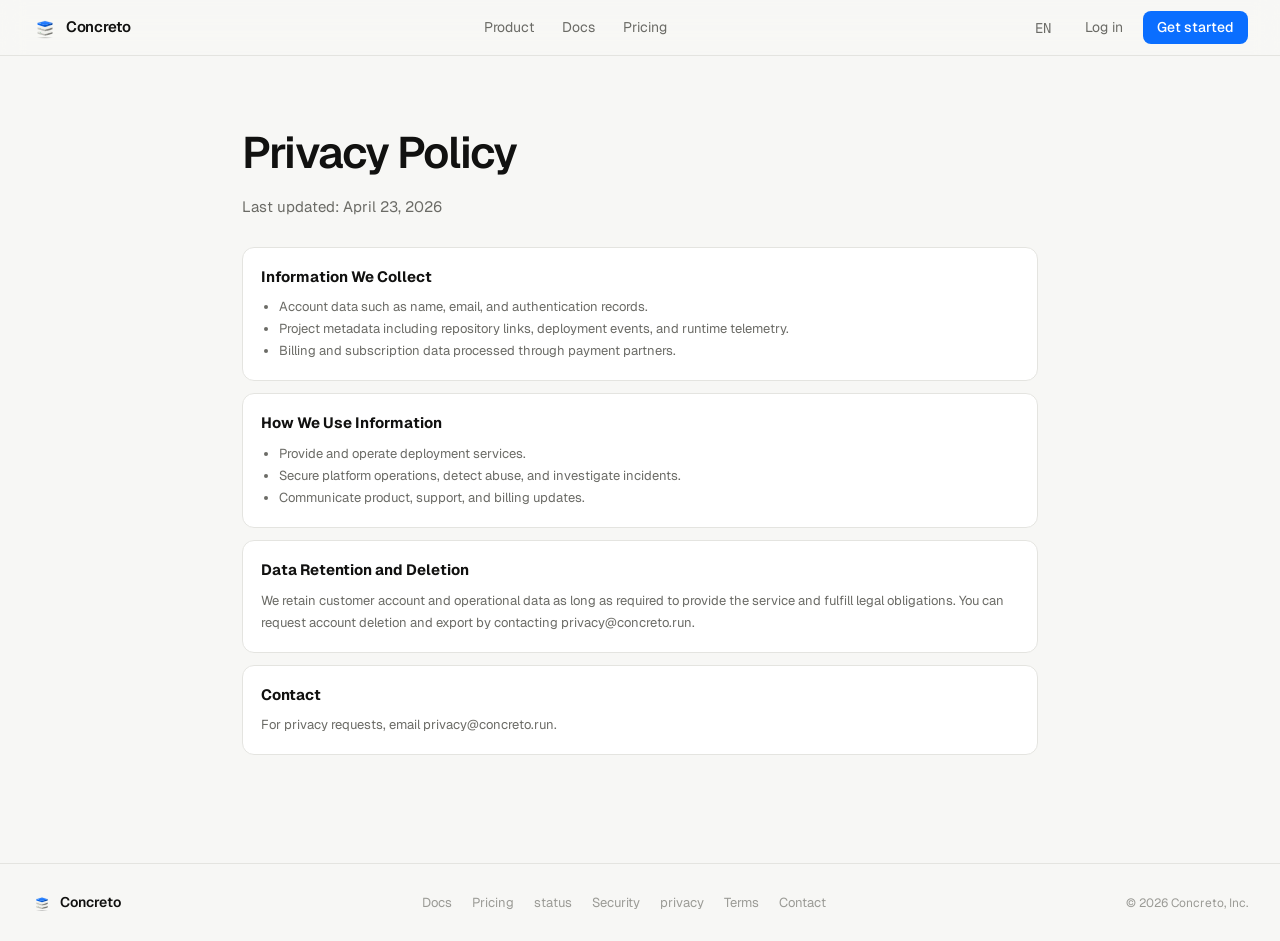
<file: public/privacy.html>
<!DOCTYPE html>
<html lang="en">
<head>
<meta charset="UTF-8" />
<meta name="viewport" content="width=device-width, initial-scale=1.0" />
<title>Privacy Policy - Concreto</title>
<meta name="description" content="Concreto privacy policy covering account data, processing purposes, retention, and contact information." />
<meta name="robots" content="index,follow" />
<link rel="canonical" href="https://concreto.run/privacy" />
<meta property="og:type" content="website" />
<meta property="og:site_name" content="Concreto" />
<meta property="og:title" content="Concreto Privacy Policy" />
<meta property="og:description" content="How Concreto collects and processes customer and platform data." />
<meta property="og:url" content="https://concreto.run/privacy" />
<meta property="og:image" content="https://concreto.run/social-preview.svg" />
<meta name="twitter:card" content="summary_large_image" />
<meta name="twitter:title" content="Concreto Privacy Policy" />
<meta name="twitter:description" content="How Concreto collects and processes customer and platform data." />
<meta name="twitter:image" content="https://concreto.run/social-preview.svg" />
<link rel="apple-touch-icon" sizes="180x180" href="favicon_io/apple-touch-icon.png" />
<link rel="icon" type="image/png" sizes="32x32" href="favicon_io/favicon-32x32.png" />
<link rel="icon" type="image/png" sizes="16x16" href="favicon_io/favicon-16x16.png" />
<link rel="icon" href="favicon_io/favicon.ico" />
<link rel="manifest" href="favicon_io/site.webmanifest" />
<link rel="preconnect" href="https://fonts.googleapis.com" />
<link rel="preconnect" href="https://fonts.gstatic.com" crossorigin />
<link href="https://fonts.googleapis.com/css2?family=Geist:wght@300;400;500;600&family=Geist+Mono:wght@400;500&display=swap" rel="stylesheet" />
<link rel="stylesheet" href="css/styles.css" />
<style>
  .legal-wrap { max-width: 860px; margin: 0 auto; padding: 64px 32px 96px; }
  .legal-title { font-size: clamp(30px, 4.5vw, 44px); font-weight: 600; letter-spacing: -.04em; margin-bottom: 10px; }
  .legal-sub { color: var(--text-2); font-size: 15px; margin-bottom: 28px; }
  .legal-section { background: var(--surface); border: 1px solid var(--border); border-radius: var(--radius-lg); padding: 18px; margin-bottom: 12px; }
  .legal-section h2 { font-size: 15px; margin-bottom: 8px; }
  .legal-section p, .legal-section li { color: var(--text-2); font-size: 13px; line-height: 1.7; }
  .legal-section ul { padding-left: 18px; }
  @media(max-width:640px){ .legal-wrap { padding: 40px 20px 56px; } .legal-title { letter-spacing: -.03em; } }
  @media(max-width:480px){ .legal-wrap { padding: 32px 16px 48px; } }
</style>
</head>
<body>
<nav>
  <a class="nav-logo" href="index.html" data-nav>
    <img class="nav-logo-img" src="concreto-hosting-logo%20(2).svg" alt="" />
    Concreto
  </a>
  <div class="nav-links">
    <a class="nav-link" href="index.html" data-nav data-i18n="nav_product">Product</a>
    <a class="nav-link" href="docs.html" data-nav data-i18n="nav_docs">Docs</a>
    <a class="nav-link" href="pricing.html" data-nav data-i18n="nav_pricing">Pricing</a>
  </div>
  <div class="nav-right">
    <button class="nav-link lang-toggle" id="lang-toggle" type="button" aria-label="Switch language">EN</button>
    <div id="nav-auth-btns" style="display:flex;align-items:center;gap:8px;">
      <a class="nav-link" href="login.html" data-nav data-i18n="nav_login">Log in</a>
      <a class="nav-cta" href="register.html" data-nav data-i18n="nav_get_started">Get started</a>
    </div>
    <div id="nav-user" class="hidden" style="display:flex;align-items:center;gap:10px;">
      <a class="nav-link" href="dashboard.html" data-nav data-i18n="nav_dashboard">Dashboard</a>
      <div class="avatar" onclick="logout()" title="Log out" data-i18n-title="nav_logout_title">SG</div>
    </div>
    <script>(function(){var l=localStorage.getItem('ph_logged_in')==='1';var a=document.getElementById('nav-auth-btns');var u=document.getElementById('nav-user');if(a)a.style.display=l?'none':'flex';if(u)u.style.display=l?'flex':'none';})()</script>
  </div>
</nav>

<div class="page-wrap" style="padding-top: var(--nav-h);">
  <main class="legal-wrap">
    <h1 class="legal-title">Privacy Policy</h1>
    <p class="legal-sub">Last updated: April 23, 2026</p>

    <section class="legal-section">
      <h2>Information We Collect</h2>
      <ul>
        <li>Account data such as name, email, and authentication records.</li>
        <li>Project metadata including repository links, deployment events, and runtime telemetry.</li>
        <li>Billing and subscription data processed through payment partners.</li>
      </ul>
    </section>

    <section class="legal-section">
      <h2>How We Use Information</h2>
      <ul>
        <li>Provide and operate deployment services.</li>
        <li>Secure platform operations, detect abuse, and investigate incidents.</li>
        <li>Communicate product, support, and billing updates.</li>
      </ul>
    </section>

    <section class="legal-section">
      <h2>Data Retention and Deletion</h2>
      <p>We retain customer account and operational data as long as required to provide the service and fulfill legal obligations. You can request account deletion and export by contacting privacy@concreto.run.</p>
    </section>

    <section class="legal-section">
      <h2>Contact</h2>
      <p>For privacy requests, email privacy@concreto.run.</p>
    </section>
  </main>

  <footer class="site-footer">
    <a class="footer-logo" href="index.html" data-nav>
      <img class="nav-logo-img" style="width:20px;height:20px;" src="concreto-hosting-logo%20(2).svg" alt="" />
      Concreto
    </a>
    <div class="footer-links">
      <a class="footer-link" href="docs.html" data-nav>Docs</a>
      <a class="footer-link" href="pricing.html" data-nav>Pricing</a>
      <a class="footer-link" href="status.html" data-nav>Status</a>
      <a class="footer-link" href="security.html" data-nav>Security</a>
      <a class="footer-link" href="privacy.html" data-nav>Privacy</a>
      <a class="footer-link" href="terms.html" data-nav>Terms</a>
      <a class="footer-link" href="contact.html" data-nav>Contact</a>
    </div>
    <div class="footer-copy">© 2026 Concreto, Inc.</div>
  </footer>
</div>

<script src="js/app.js"></script>
</body>
</html>
</file>
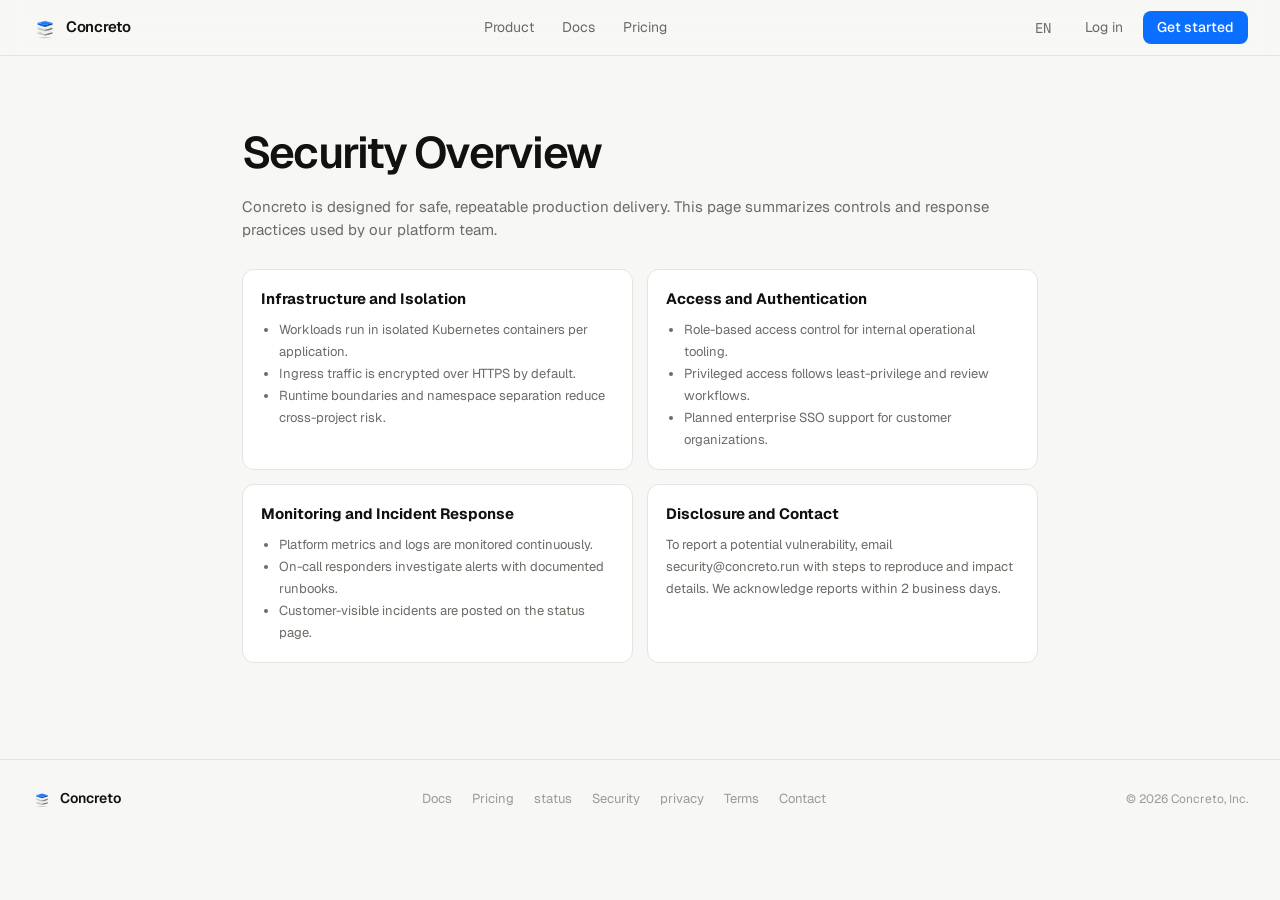
<file: public/security.html>
<!DOCTYPE html>
<html lang="en">
<head>
<meta charset="UTF-8" />
<meta name="viewport" content="width=device-width, initial-scale=1.0" />
<title>Security - Concreto</title>
<meta name="description" content="Concreto security overview: architecture, controls, incident response, and responsible disclosure." />
<meta name="robots" content="index,follow" />
<link rel="canonical" href="https://concreto.run/security" />
<meta property="og:type" content="website" />
<meta property="og:site_name" content="Concreto" />
<meta property="og:title" content="Concreto Security" />
<meta property="og:description" content="Security controls and operational practices for Concreto platform." />
<meta property="og:url" content="https://concreto.run/security" />
<meta property="og:image" content="https://concreto.run/social-preview.svg" />
<meta name="twitter:card" content="summary_large_image" />
<meta name="twitter:title" content="Concreto Security" />
<meta name="twitter:description" content="Security controls and operational practices for Concreto platform." />
<meta name="twitter:image" content="https://concreto.run/social-preview.svg" />
<link rel="apple-touch-icon" sizes="180x180" href="favicon_io/apple-touch-icon.png" />
<link rel="icon" type="image/png" sizes="32x32" href="favicon_io/favicon-32x32.png" />
<link rel="icon" type="image/png" sizes="16x16" href="favicon_io/favicon-16x16.png" />
<link rel="icon" href="favicon_io/favicon.ico" />
<link rel="manifest" href="favicon_io/site.webmanifest" />
<link rel="preconnect" href="https://fonts.googleapis.com" />
<link rel="preconnect" href="https://fonts.gstatic.com" crossorigin />
<link href="https://fonts.googleapis.com/css2?family=Geist:wght@300;400;500;600&family=Geist+Mono:wght@400;500&display=swap" rel="stylesheet" />
<link rel="stylesheet" href="css/styles.css" />
<style>
  .legal-wrap { max-width: 860px; margin: 0 auto; padding: 64px 32px 96px; }
  .legal-title { font-size: clamp(30px, 4.5vw, 44px); font-weight: 600; letter-spacing: -.04em; margin-bottom: 10px; }
  .legal-sub { color: var(--text-2); font-size: 15px; margin-bottom: 28px; }
  .legal-grid { display: grid; grid-template-columns: 1fr 1fr; gap: 14px; }
  @media(max-width:760px){ .legal-grid{ grid-template-columns:1fr; } }
  .legal-card { background: var(--surface); border: 1px solid var(--border); border-radius: var(--radius-lg); padding: 18px; }
  .legal-card h2 { font-size: 15px; margin-bottom: 8px; }
  .legal-card p, .legal-card li { color: var(--text-2); font-size: 13px; line-height: 1.7; }
  .legal-card ul { padding-left: 18px; }
  @media(max-width:640px){ .legal-wrap { padding: 40px 20px 56px; } .legal-title { letter-spacing: -.03em; } }
  @media(max-width:480px){ .legal-wrap { padding: 32px 16px 48px; } }
</style>
</head>
<body>
<nav>
  <a class="nav-logo" href="index.html" data-nav>
    <img class="nav-logo-img" src="concreto-hosting-logo%20(2).svg" alt="" />
    Concreto
  </a>
  <div class="nav-links">
    <a class="nav-link" href="index.html" data-nav data-i18n="nav_product">Product</a>
    <a class="nav-link" href="docs.html" data-nav data-i18n="nav_docs">Docs</a>
    <a class="nav-link" href="pricing.html" data-nav data-i18n="nav_pricing">Pricing</a>
  </div>
  <div class="nav-right">
    <button class="nav-link lang-toggle" id="lang-toggle" type="button" aria-label="Switch language">EN</button>
    <div id="nav-auth-btns" style="display:flex;align-items:center;gap:8px;">
      <a class="nav-link" href="login.html" data-nav data-i18n="nav_login">Log in</a>
      <a class="nav-cta" href="register.html" data-nav data-i18n="nav_get_started">Get started</a>
    </div>
    <div id="nav-user" class="hidden" style="display:flex;align-items:center;gap:10px;">
      <a class="nav-link" href="dashboard.html" data-nav data-i18n="nav_dashboard">Dashboard</a>
      <div class="avatar" onclick="logout()" title="Log out" data-i18n-title="nav_logout_title">SG</div>
    </div>
    <script>(function(){var l=localStorage.getItem('ph_logged_in')==='1';var a=document.getElementById('nav-auth-btns');var u=document.getElementById('nav-user');if(a)a.style.display=l?'none':'flex';if(u)u.style.display=l?'flex':'none';})()</script>
  </div>
</nav>

<div class="page-wrap" style="padding-top: var(--nav-h);">
  <main class="legal-wrap">
    <h1 class="legal-title">Security Overview</h1>
    <p class="legal-sub">Concreto is designed for safe, repeatable production delivery. This page summarizes controls and response practices used by our platform team.</p>

    <div class="legal-grid">
      <section class="legal-card">
        <h2>Infrastructure and Isolation</h2>
        <ul>
          <li>Workloads run in isolated Kubernetes containers per application.</li>
          <li>Ingress traffic is encrypted over HTTPS by default.</li>
          <li>Runtime boundaries and namespace separation reduce cross-project risk.</li>
        </ul>
      </section>
      <section class="legal-card">
        <h2>Access and Authentication</h2>
        <ul>
          <li>Role-based access control for internal operational tooling.</li>
          <li>Privileged access follows least-privilege and review workflows.</li>
          <li>Planned enterprise SSO support for customer organizations.</li>
        </ul>
      </section>
      <section class="legal-card">
        <h2>Monitoring and Incident Response</h2>
        <ul>
          <li>Platform metrics and logs are monitored continuously.</li>
          <li>On-call responders investigate alerts with documented runbooks.</li>
          <li>Customer-visible incidents are posted on the status page.</li>
        </ul>
      </section>
      <section class="legal-card">
        <h2>Disclosure and Contact</h2>
        <p>To report a potential vulnerability, email security@concreto.run with steps to reproduce and impact details. We acknowledge reports within 2 business days.</p>
      </section>
    </div>
  </main>

  <footer class="site-footer">
    <a class="footer-logo" href="index.html" data-nav>
      <img class="nav-logo-img" style="width:20px;height:20px;" src="concreto-hosting-logo%20(2).svg" alt="" />
      Concreto
    </a>
    <div class="footer-links">
      <a class="footer-link" href="docs.html" data-nav>Docs</a>
      <a class="footer-link" href="pricing.html" data-nav>Pricing</a>
      <a class="footer-link" href="status.html" data-nav>Status</a>
      <a class="footer-link" href="security.html" data-nav>Security</a>
      <a class="footer-link" href="privacy.html" data-nav>Privacy</a>
      <a class="footer-link" href="terms.html" data-nav>Terms</a>
      <a class="footer-link" href="contact.html" data-nav>Contact</a>
    </div>
    <div class="footer-copy">© 2026 Concreto, Inc.</div>
  </footer>
</div>

<script src="js/app.js"></script>
</body>
</html>
</file>
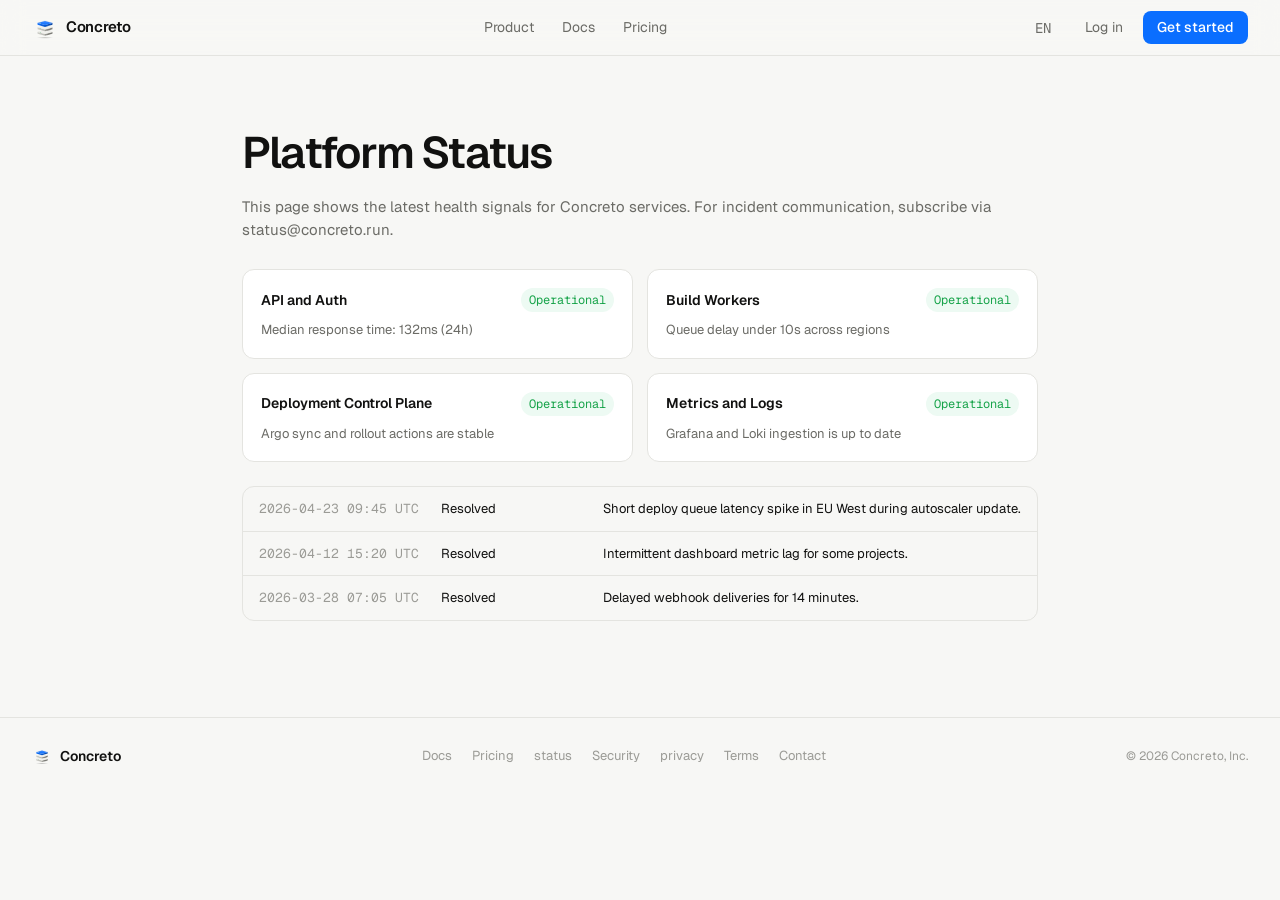
<file: public/status.html>
<!DOCTYPE html>
<html lang="en">
<head>
<meta charset="UTF-8" />
<meta name="viewport" content="width=device-width, initial-scale=1.0" />
<title>Status - Concreto</title>
<meta name="description" content="Live service health and historical uptime for Concreto platform components." />
<meta name="robots" content="index,follow" />
<link rel="canonical" href="https://concreto.run/status" />
<meta property="og:type" content="website" />
<meta property="og:site_name" content="Concreto" />
<meta property="og:title" content="Concreto Status" />
<meta property="og:description" content="Live service health and uptime history." />
<meta property="og:url" content="https://concreto.run/status" />
<meta property="og:image" content="https://concreto.run/social-preview.svg" />
<meta name="twitter:card" content="summary_large_image" />
<meta name="twitter:title" content="Concreto Status" />
<meta name="twitter:description" content="Live service health and uptime history." />
<meta name="twitter:image" content="https://concreto.run/social-preview.svg" />
<link rel="apple-touch-icon" sizes="180x180" href="favicon_io/apple-touch-icon.png" />
<link rel="icon" type="image/png" sizes="32x32" href="favicon_io/favicon-32x32.png" />
<link rel="icon" type="image/png" sizes="16x16" href="favicon_io/favicon-16x16.png" />
<link rel="icon" href="favicon_io/favicon.ico" />
<link rel="manifest" href="favicon_io/site.webmanifest" />
<link rel="preconnect" href="https://fonts.googleapis.com" />
<link rel="preconnect" href="https://fonts.gstatic.com" crossorigin />
<link href="https://fonts.googleapis.com/css2?family=Geist:wght@300;400;500;600&family=Geist+Mono:wght@400;500&display=swap" rel="stylesheet" />
<link rel="stylesheet" href="css/styles.css" />
<style>
  .legal-wrap { max-width: 860px; margin: 0 auto; padding: 64px 32px 96px; }
  .legal-title { font-size: clamp(30px, 4.5vw, 44px); font-weight: 600; letter-spacing: -.04em; margin-bottom: 10px; }
  .legal-sub { color: var(--text-2); font-size: 15px; margin-bottom: 28px; }
  .status-grid { display: grid; grid-template-columns: repeat(2, 1fr); gap: 14px; }
  @media(max-width:700px){ .status-grid{ grid-template-columns:1fr; } }
  .status-card { background: var(--surface); border: 1px solid var(--border); border-radius: var(--radius-lg); padding: 18px; }
  .status-head { display: flex; justify-content: space-between; align-items: center; gap: 12px; margin-bottom: 8px; }
  .status-name { font-size: 14px; font-weight: 600; }
  .status-state { font-size: 12px; padding: 3px 8px; border-radius: 999px; background: var(--success-bg); color: var(--success); font-family: var(--mono); }
  .status-note { color: var(--text-2); font-size: 13px; }
  .status-log { margin-top: 24px; border: 1px solid var(--border); border-radius: var(--radius-lg); overflow: hidden; }
  .status-log-row { display: grid; grid-template-columns: 170px 150px 1fr; gap: 12px; padding: 12px 16px; border-bottom: 1px solid var(--border); font-size: 13px; }
  .status-log-row:last-child { border-bottom: 0; }
  @media(max-width:700px){ .status-log-row{ grid-template-columns:1fr; gap:6px; } }
  .mono { font-family: var(--mono); color: var(--text-3); }
  @media(max-width:640px){ .legal-wrap { padding: 40px 20px 56px; } .legal-title { letter-spacing: -.03em; } }
  @media(max-width:480px){ .legal-wrap { padding: 32px 16px 48px; } }
</style>
</head>
<body>
<nav>
  <a class="nav-logo" href="index.html" data-nav>
    <img class="nav-logo-img" src="concreto-hosting-logo%20(2).svg" alt="" />
    Concreto
  </a>
  <div class="nav-links">
    <a class="nav-link" href="index.html" data-nav data-i18n="nav_product">Product</a>
    <a class="nav-link" href="docs.html" data-nav data-i18n="nav_docs">Docs</a>
    <a class="nav-link" href="pricing.html" data-nav data-i18n="nav_pricing">Pricing</a>
  </div>
  <div class="nav-right">
    <button class="nav-link lang-toggle" id="lang-toggle" type="button" aria-label="Switch language">EN</button>
    <div id="nav-auth-btns" style="display:flex;align-items:center;gap:8px;">
      <a class="nav-link" href="login.html" data-nav data-i18n="nav_login">Log in</a>
      <a class="nav-cta" href="register.html" data-nav data-i18n="nav_get_started">Get started</a>
    </div>
    <div id="nav-user" class="hidden" style="display:flex;align-items:center;gap:10px;">
      <a class="nav-link" href="dashboard.html" data-nav data-i18n="nav_dashboard">Dashboard</a>
      <div class="avatar" onclick="logout()" title="Log out" data-i18n-title="nav_logout_title">SG</div>
    </div>
    <script>(function(){var l=localStorage.getItem('ph_logged_in')==='1';var a=document.getElementById('nav-auth-btns');var u=document.getElementById('nav-user');if(a)a.style.display=l?'none':'flex';if(u)u.style.display=l?'flex':'none';})()</script>
  </div>
</nav>

<div class="page-wrap" style="padding-top: var(--nav-h);">
  <main class="legal-wrap">
    <h1 class="legal-title">Platform Status</h1>
    <p class="legal-sub">This page shows the latest health signals for Concreto services. For incident communication, subscribe via status@concreto.run.</p>

    <div class="status-grid">
      <article class="status-card">
        <div class="status-head"><div class="status-name">API and Auth</div><span class="status-state">Operational</span></div>
        <div class="status-note">Median response time: 132ms (24h)</div>
      </article>
      <article class="status-card">
        <div class="status-head"><div class="status-name">Build Workers</div><span class="status-state">Operational</span></div>
        <div class="status-note">Queue delay under 10s across regions</div>
      </article>
      <article class="status-card">
        <div class="status-head"><div class="status-name">Deployment Control Plane</div><span class="status-state">Operational</span></div>
        <div class="status-note">Argo sync and rollout actions are stable</div>
      </article>
      <article class="status-card">
        <div class="status-head"><div class="status-name">Metrics and Logs</div><span class="status-state">Operational</span></div>
        <div class="status-note">Grafana and Loki ingestion is up to date</div>
      </article>
    </div>

    <section class="status-log">
      <div class="status-log-row"><div class="mono">2026-04-23 09:45 UTC</div><div>Resolved</div><div>Short deploy queue latency spike in EU West during autoscaler update.</div></div>
      <div class="status-log-row"><div class="mono">2026-04-12 15:20 UTC</div><div>Resolved</div><div>Intermittent dashboard metric lag for some projects.</div></div>
      <div class="status-log-row"><div class="mono">2026-03-28 07:05 UTC</div><div>Resolved</div><div>Delayed webhook deliveries for 14 minutes.</div></div>
    </section>
  </main>

  <footer class="site-footer">
    <a class="footer-logo" href="index.html" data-nav>
      <img class="nav-logo-img" style="width:20px;height:20px;" src="concreto-hosting-logo%20(2).svg" alt="" />
      Concreto
    </a>
    <div class="footer-links">
      <a class="footer-link" href="docs.html" data-nav>Docs</a>
      <a class="footer-link" href="pricing.html" data-nav>Pricing</a>
      <a class="footer-link" href="status.html" data-nav>Status</a>
      <a class="footer-link" href="security.html" data-nav>Security</a>
      <a class="footer-link" href="privacy.html" data-nav>Privacy</a>
      <a class="footer-link" href="terms.html" data-nav>Terms</a>
      <a class="footer-link" href="contact.html" data-nav>Contact</a>
    </div>
    <div class="footer-copy">© 2026 Concreto, Inc.</div>
  </footer>
</div>

<script src="js/app.js"></script>
</body>
</html>
</file>
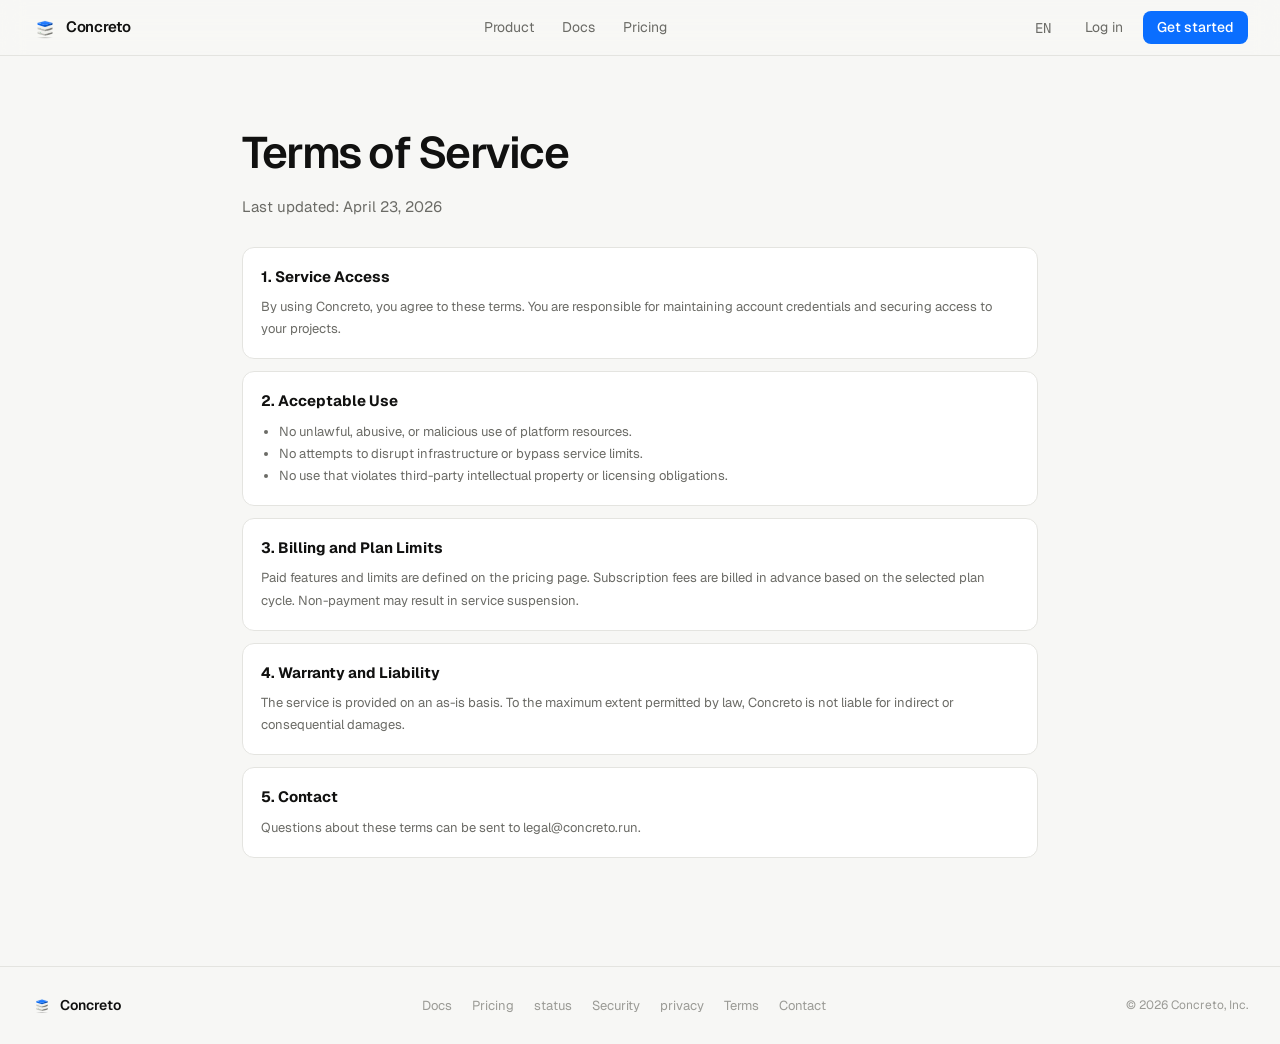
<file: public/terms.html>
<!DOCTYPE html>
<html lang="en">
<head>
<meta charset="UTF-8" />
<meta name="viewport" content="width=device-width, initial-scale=1.0" />
<title>Terms of Service - Concreto</title>
<meta name="description" content="Concreto terms of service including account responsibilities, acceptable use, and service limitations." />
<meta name="robots" content="index,follow" />
<link rel="canonical" href="https://concreto.run/terms" />
<meta property="og:type" content="website" />
<meta property="og:site_name" content="Concreto" />
<meta property="og:title" content="Concreto Terms of Service" />
<meta property="og:description" content="Terms governing use of Concreto platform services." />
<meta property="og:url" content="https://concreto.run/terms" />
<meta property="og:image" content="https://concreto.run/social-preview.svg" />
<meta name="twitter:card" content="summary_large_image" />
<meta name="twitter:title" content="Concreto Terms of Service" />
<meta name="twitter:description" content="Terms governing use of Concreto platform services." />
<meta name="twitter:image" content="https://concreto.run/social-preview.svg" />
<link rel="apple-touch-icon" sizes="180x180" href="favicon_io/apple-touch-icon.png" />
<link rel="icon" type="image/png" sizes="32x32" href="favicon_io/favicon-32x32.png" />
<link rel="icon" type="image/png" sizes="16x16" href="favicon_io/favicon-16x16.png" />
<link rel="icon" href="favicon_io/favicon.ico" />
<link rel="manifest" href="favicon_io/site.webmanifest" />
<link rel="preconnect" href="https://fonts.googleapis.com" />
<link rel="preconnect" href="https://fonts.gstatic.com" crossorigin />
<link href="https://fonts.googleapis.com/css2?family=Geist:wght@300;400;500;600&family=Geist+Mono:wght@400;500&display=swap" rel="stylesheet" />
<link rel="stylesheet" href="css/styles.css" />
<style>
  .legal-wrap { max-width: 860px; margin: 0 auto; padding: 64px 32px 96px; }
  .legal-title { font-size: clamp(30px, 4.5vw, 44px); font-weight: 600; letter-spacing: -.04em; margin-bottom: 10px; }
  .legal-sub { color: var(--text-2); font-size: 15px; margin-bottom: 28px; }
  .legal-section { background: var(--surface); border: 1px solid var(--border); border-radius: var(--radius-lg); padding: 18px; margin-bottom: 12px; }
  .legal-section h2 { font-size: 15px; margin-bottom: 8px; }
  .legal-section p, .legal-section li { color: var(--text-2); font-size: 13px; line-height: 1.7; }
  .legal-section ul { padding-left: 18px; }
  @media(max-width:640px){ .legal-wrap { padding: 40px 20px 56px; } .legal-title { letter-spacing: -.03em; } }
  @media(max-width:480px){ .legal-wrap { padding: 32px 16px 48px; } }
</style>
</head>
<body>
<nav>
  <a class="nav-logo" href="index.html" data-nav>
    <img class="nav-logo-img" src="concreto-hosting-logo%20(2).svg" alt="" />
    Concreto
  </a>
  <div class="nav-links">
    <a class="nav-link" href="index.html" data-nav data-i18n="nav_product">Product</a>
    <a class="nav-link" href="docs.html" data-nav data-i18n="nav_docs">Docs</a>
    <a class="nav-link" href="pricing.html" data-nav data-i18n="nav_pricing">Pricing</a>
  </div>
  <div class="nav-right">
    <button class="nav-link lang-toggle" id="lang-toggle" type="button" aria-label="Switch language">EN</button>
    <div id="nav-auth-btns" style="display:flex;align-items:center;gap:8px;">
      <a class="nav-link" href="login.html" data-nav data-i18n="nav_login">Log in</a>
      <a class="nav-cta" href="register.html" data-nav data-i18n="nav_get_started">Get started</a>
    </div>
    <div id="nav-user" class="hidden" style="display:flex;align-items:center;gap:10px;">
      <a class="nav-link" href="dashboard.html" data-nav data-i18n="nav_dashboard">Dashboard</a>
      <div class="avatar" onclick="logout()" title="Log out" data-i18n-title="nav_logout_title">SG</div>
    </div>
    <script>(function(){var l=localStorage.getItem('ph_logged_in')==='1';var a=document.getElementById('nav-auth-btns');var u=document.getElementById('nav-user');if(a)a.style.display=l?'none':'flex';if(u)u.style.display=l?'flex':'none';})()</script>
  </div>
</nav>

<div class="page-wrap" style="padding-top: var(--nav-h);">
  <main class="legal-wrap">
    <h1 class="legal-title">Terms of Service</h1>
    <p class="legal-sub">Last updated: April 23, 2026</p>

    <section class="legal-section">
      <h2>1. Service Access</h2>
      <p>By using Concreto, you agree to these terms. You are responsible for maintaining account credentials and securing access to your projects.</p>
    </section>

    <section class="legal-section">
      <h2>2. Acceptable Use</h2>
      <ul>
        <li>No unlawful, abusive, or malicious use of platform resources.</li>
        <li>No attempts to disrupt infrastructure or bypass service limits.</li>
        <li>No use that violates third-party intellectual property or licensing obligations.</li>
      </ul>
    </section>

    <section class="legal-section">
      <h2>3. Billing and Plan Limits</h2>
      <p>Paid features and limits are defined on the pricing page. Subscription fees are billed in advance based on the selected plan cycle. Non-payment may result in service suspension.</p>
    </section>

    <section class="legal-section">
      <h2>4. Warranty and Liability</h2>
      <p>The service is provided on an as-is basis. To the maximum extent permitted by law, Concreto is not liable for indirect or consequential damages.</p>
    </section>

    <section class="legal-section">
      <h2>5. Contact</h2>
      <p>Questions about these terms can be sent to legal@concreto.run.</p>
    </section>
  </main>

  <footer class="site-footer">
    <a class="footer-logo" href="index.html" data-nav>
      <img class="nav-logo-img" style="width:20px;height:20px;" src="concreto-hosting-logo%20(2).svg" alt="" />
      Concreto
    </a>
    <div class="footer-links">
      <a class="footer-link" href="docs.html" data-nav>Docs</a>
      <a class="footer-link" href="pricing.html" data-nav>Pricing</a>
      <a class="footer-link" href="status.html" data-nav>Status</a>
      <a class="footer-link" href="security.html" data-nav>Security</a>
      <a class="footer-link" href="privacy.html" data-nav>Privacy</a>
      <a class="footer-link" href="terms.html" data-nav>Terms</a>
      <a class="footer-link" href="contact.html" data-nav>Contact</a>
    </div>
    <div class="footer-copy">© 2026 Concreto, Inc.</div>
  </footer>
</div>

<script src="js/app.js"></script>
</body>
</html>
</file>
<file: public/css/styles.css>
*, *::before, *::after { box-sizing: border-box; margin: 0; padding: 0; }

:root {
  --bg:         #F7F7F5;
  --surface:    #FFFFFF;
  --border:     #E4E4E0;
  --border-2:   #CDCDC8;
  --text-1:     #111110;
  --text-2:     #6B6B66;
  --text-3:     #9B9B96;
  --accent:     #0A6EFF;
  --accent-bg:  #EEF4FF;
  --success:    #16A349;
  --success-bg: #EDFAF3;
  --warn:       #CA8A04;
  --warn-bg:    #FEFCE8;
  --danger:     #DC2626;
  --radius:     8px;
  --radius-lg:  12px;
  --shadow-sm:  0 1px 2px rgba(0,0,0,.06);
  --shadow:     0 2px 8px rgba(0,0,0,.08);
  --shadow-lg:  0 8px 32px rgba(0,0,0,.10);
  --font:       'Geist', system-ui, sans-serif;
  --mono:       'Geist Mono', monospace;
  --nav-h:      56px;
  --transition: 160ms cubic-bezier(.4,0,.2,1);
}

html {
  font-family: var(--font);
  background: var(--bg);
  color: var(--text-1);
  font-size: 15px;
  line-height: 1.5;
  scroll-behavior: smooth;
  overflow-y: scroll;
}
body { min-height: 100vh; }

/* ── PAGE TRANSITIONS ──────────────────────────── */
@keyframes pageEnter {
  from { opacity: 0; transform: translateY(6px); }
  to   { opacity: 1; transform: translateY(0); }
}
@keyframes pageExit {
  from { opacity: 1; transform: translateY(0); }
  to   { opacity: 0; transform: translateY(-8px); }
}

.page-wrap {
  animation: pageEnter 0.4s cubic-bezier(0.22, 1, 0.36, 1) both;
}
body.is-leaving .page-wrap {
  animation: pageExit 0.22s ease forwards;
  pointer-events: none;
}

/* ── NAV ───────────────────────────────────────── */
nav {
  position: fixed; top: 0; left: 0; right: 0; z-index: 100;
  height: var(--nav-h);
  display: flex; align-items: center; justify-content: space-between;
  padding: 0 32px;
  background: rgba(247,247,245,.88);
  backdrop-filter: blur(12px);
  -webkit-backdrop-filter: blur(12px);
  border-bottom: 1px solid var(--border);
}
.nav-logo {
  font-size: 15px; font-weight: 600; letter-spacing: -.3px; color: var(--text-1);
  display: flex; align-items: center; gap: 8px;
  text-decoration: none; cursor: pointer;
}
.nav-logo-img {
  width: 26px; height: 26px;
  display: block; flex-shrink: 0;
}
.nav-logo-hidden { opacity: 0; pointer-events: none; }
@keyframes navLogoEnter {
  from { opacity: 0; transform: scale(1.55) translateY(-5px); }
  to   { opacity: 1; transform: scale(1)   translateY(0); }
}
.nav-logo-enter { animation: navLogoEnter 0.55s cubic-bezier(0.22, 1, 0.36, 1) forwards; }
.nav-links { display: flex; align-items: center; gap: 4px; }
.nav-link {
  padding: 5px 12px; font-size: 14px; color: var(--text-2); border-radius: var(--radius);
  cursor: pointer; transition: background var(--transition), color var(--transition);
  border: none; background: none; font-family: var(--font); text-decoration: none;
  display: inline-flex; align-items: center;
}
.nav-link:hover { background: var(--border); color: var(--text-1); }
.lang-toggle {
  min-width: 44px;
  justify-content: center;
  font-family: var(--mono);
  letter-spacing: .02em;
}
.nav-cta {
  padding: 6px 14px; font-size: 14px; font-weight: 500;
  background: var(--accent); color: #fff; border-radius: var(--radius);
  border: none; cursor: pointer; font-family: var(--font);
  transition: opacity var(--transition); text-decoration: none;
  display: inline-flex; align-items: center;
}
.nav-cta:hover { opacity: .82; }
.nav-right { display: flex; align-items: center; gap: 8px; }
.avatar {
  width: 28px; height: 28px; border-radius: 99px;
  background: var(--text-1); color: #fff; font-size: 11px; font-weight: 600;
  display: grid; place-items: center; cursor: pointer; font-family: var(--mono);
}

/* ── BUTTONS ───────────────────────────────────── */
.btn-primary {
  padding: 9px 20px; font-size: 14px; font-weight: 500;
  background: var(--text-1); color: #fff; border-radius: var(--radius);
  border: none; cursor: pointer; font-family: var(--font);
  transition: opacity var(--transition); text-decoration: none;
  display: inline-flex; align-items: center; gap: 6px;
}
.btn-primary:hover { opacity: .82; }
.btn-secondary {
  padding: 9px 20px; font-size: 14px; font-weight: 500; color: var(--text-1);
  background: var(--surface); border: 1px solid var(--border-2); border-radius: var(--radius);
  cursor: pointer; font-family: var(--font);
  transition: background var(--transition); text-decoration: none;
  display: inline-flex; align-items: center; gap: 6px;
}
.btn-secondary:hover { background: var(--border); }

/* ── FORMS ─────────────────────────────────────── */
.form-group { display: flex; flex-direction: column; gap: 6px; margin-bottom: 16px; }
.form-label { font-size: 13px; font-weight: 500; color: var(--text-1); }
.form-input {
  padding: 8px 12px; font-size: 14px; font-family: var(--font);
  background: var(--bg); border: 1px solid var(--border-2);
  border-radius: var(--radius); color: var(--text-1);
  transition: border-color var(--transition), box-shadow var(--transition);
  outline: none;
}
.form-input:focus { border-color: var(--accent); box-shadow: 0 0 0 3px rgba(10,110,255,.12); }
.form-input::placeholder { color: var(--text-3); }
.form-submit {
  width: 100%; padding: 9px; font-size: 14px; font-weight: 500;
  background: var(--text-1); color: #fff; border-radius: var(--radius);
  border: none; cursor: pointer; font-family: var(--font); margin-top: 4px;
  transition: opacity var(--transition);
}
.form-submit:hover { opacity: .82; }
.form-hint { font-size: 12px; color: var(--text-3); }

/* ── AUTH ──────────────────────────────────────── */
.auth-wrap {
  min-height: calc(100vh - var(--nav-h));
  display: flex; align-items: center; justify-content: center;
  padding: 40px 16px;
}
.auth-card {
  width: 100%; max-width: 400px;
  background: var(--surface); border: 1px solid var(--border);
  border-radius: var(--radius-lg); padding: 36px 32px;
  box-shadow: var(--shadow);
}
.auth-header { margin-bottom: 28px; }
.auth-title { font-size: 20px; font-weight: 600; letter-spacing: -.3px; margin-bottom: 4px; }
.auth-sub { font-size: 14px; color: var(--text-2); }
.auth-divider {
  text-align: center; font-size: 13px; color: var(--text-3);
  margin: 16px 0; position: relative;
}
.auth-divider::before, .auth-divider::after {
  content:''; position:absolute; top:50%; width:42%; height:1px; background:var(--border);
}
.auth-divider::before { left:0; } .auth-divider::after { right:0; }
.auth-link { font-size: 13px; text-align: center; color: var(--text-2); }
.auth-link a { color: var(--accent); text-decoration: none; }
.auth-link a:hover { text-decoration: underline; }

/* ── TOAST ─────────────────────────────────────── */
.toast {
  position: fixed; bottom: 24px; right: 24px; z-index: 999;
  background: var(--text-1); color: #fff;
  padding: 12px 18px; border-radius: var(--radius); font-size: 13px;
  box-shadow: var(--shadow-lg); transform: translateY(80px); opacity: 0;
  transition: transform .25s ease, opacity .25s ease;
  display: flex; align-items: center; gap: 8px; pointer-events: none;
}
.toast.show { transform: translateY(0); opacity: 1; }

/* ── STATUS BADGES ─────────────────────────────── */
.status-badge {
  display: inline-flex; align-items: center; gap: 5px;
  padding: 3px 8px; border-radius: 99px; font-size: 12px; font-weight: 500;
}
.status-badge::before { content:''; width:5px; height:5px; border-radius:50%; }
.status-live   { background: var(--success-bg); color: var(--success); }
.status-live::before   { background: var(--success); }
.status-building { background: var(--warn-bg); color: var(--warn); }
.status-building::before { background: var(--warn); animation: pulse 1.2s ease-in-out infinite; }
.status-failed { background: #FEF2F2; color: var(--danger); }
.status-failed::before { background: var(--danger); }

@keyframes pulse { 0%,100%{opacity:1} 50%{opacity:.35} }
@keyframes blink { 0%,100%{opacity:1} 50%{opacity:0} }

/* ── UTILITIES ─────────────────────────────────── */
.hidden { display: none !important; }
.text-accent { color: var(--accent); }
.mt-auto { margin-top: auto; }

/* ── SCROLL REVEAL ─────────────────────────────── */
.reveal {
  opacity: 0;
  transform: translateY(22px);
  transition: opacity 0.65s cubic-bezier(0.22,1,0.36,1) var(--reveal-delay, 0ms),
              transform 0.65s cubic-bezier(0.22,1,0.36,1) var(--reveal-delay, 0ms);
}
.reveal.is-visible { opacity: 1; transform: none; }

/* ── BRAND BAR ─────────────────────────────────── */
.brand-bar {
  max-width: 760px; margin: 0 auto; padding: 0 32px 72px;
}
.brand-bar-label {
  font-size: 12px; color: var(--text-3); text-transform: uppercase;
  letter-spacing: .12em; font-family: var(--mono); margin-bottom: 20px;
}
.brand-logos {
  display: flex; align-items: center; gap: 40px; flex-wrap: wrap;
}
.brand-name {
  font-size: 15px; font-weight: 600; color: var(--border-2);
  letter-spacing: -.3px; user-select: none; white-space: nowrap;
  transition: color var(--transition);
}
.brand-name:hover { color: var(--text-3); }

/* ── TESTIMONIALS ──────────────────────────────── */
.testimonials-grid {
  max-width: 760px; margin: 0 auto; padding: 0 32px 80px;
  display: grid; grid-template-columns: repeat(3,1fr); gap: 16px;
}
@media(max-width:680px){ .testimonials-grid{ grid-template-columns:1fr; } }
.testimonial-card {
  background: var(--surface); border: 1px solid var(--border); border-radius: var(--radius-lg);
  padding: 22px; display: flex; flex-direction: column; gap: 14px;
  transition: box-shadow var(--transition);
}
.testimonial-card:hover { box-shadow: var(--shadow); }
.testimonial-stars { color: #F59E0B; font-size: 11px; letter-spacing: 2px; }
.testimonial-quote { font-size: 14px; line-height: 1.75; color: var(--text-2); flex: 1; }
.testimonial-footer {
  padding-top: 14px; border-top: 1px solid var(--border);
  display: flex; align-items: center; gap: 10px;
}
.testimonial-avatar {
  width: 30px; height: 30px; border-radius: 50%;
  background: var(--text-1); color: #fff; font-size: 11px; font-weight: 600;
  display: grid; place-items: center; font-family: var(--mono); flex-shrink: 0;
}
.testimonial-name { font-size: 13px; font-weight: 600; line-height: 1.2; }
.testimonial-role { font-size: 12px; color: var(--text-3); }

/* ── NAV ACTIVE STATE ───────────────────────────── */
.nav-link.active { color: var(--text-1); background: var(--border); }

/* ── FOOTER (shared) ────────────────────────────── */
.site-footer {
  border-top: 1px solid var(--border); padding: 28px 32px;
  display: flex; align-items: center; justify-content: space-between; flex-wrap: wrap; gap: 16px;
}
.footer-logo {
  font-size: 14px; font-weight: 600; color: var(--text-1);
  display: flex; align-items: center; gap: 8px; text-decoration: none;
}
.footer-links { display: flex; gap: 20px; flex-wrap: wrap; }
.footer-link { font-size: 13px; color: var(--text-3); text-decoration: none; transition: color var(--transition); }
.footer-link:hover { color: var(--text-2); }
.footer-copy { font-size: 12px; color: var(--text-3); }

/* ── NAV SCROLLED STATE ───────────────────────────────── */
nav.is-scrolled {
  box-shadow: 0 2px 20px rgba(0,0,0,.07);
}

/* ── ANIMATED HERO GRADIENT ───────────────────────────── */
@keyframes gradientShift {
  0%   { background-position: 0%   50%; }
  50%  { background-position: 100% 50%; }
  100% { background-position: 0%   50%; }
}

/* ── BUTTON ENHANCEMENTS ──────────────────────────────── */
.btn-primary { position: relative; overflow: hidden; }
.btn-primary::after {
  content: ''; position: absolute; top: 0; left: -100%;
  width: 60%; height: 100%;
  background: linear-gradient(90deg, transparent, rgba(255,255,255,.16), transparent);
  pointer-events: none; transition: left 0.45s ease;
}
.btn-primary:hover::after { left: 160%; }
.btn-primary:hover {
  opacity: 1;
  transform: translateY(-1px);
  box-shadow: 0 4px 18px rgba(10,110,255,.28);
}
.btn-secondary:hover { transform: translateY(-1px); }
.nav-cta { position: relative; overflow: hidden; }
.nav-cta::after {
  content: ''; position: absolute; top: 0; left: -100%;
  width: 60%; height: 100%;
  background: linear-gradient(90deg, transparent, rgba(255,255,255,.14), transparent);
  pointer-events: none; transition: left 0.45s ease;
}
.nav-cta:hover::after { left: 160%; }
.nav-cta:hover { opacity: 1; }

/* ── HERO SUBTLE DOT GRID ─────────────────────────────── */
.hero-section {
  background-image: radial-gradient(circle, rgba(10,110,255,.055) 1px, transparent 1px);
  background-size: 28px 28px;
}

/* ── ENHANCED FEATURE CARDS ───────────────────────────── */
.feature-icon {
  transition: background var(--transition), border-color var(--transition), color var(--transition);
}
.feature-icon svg { transition: transform 0.22s cubic-bezier(0.34, 1.56, 0.64, 1); }
.feature-card:hover { box-shadow: var(--shadow-lg); transform: translateY(-3px); }
.feature-card:hover .feature-icon {
  background: var(--accent-bg);
  border-color: rgba(10,110,255,.28);
  color: var(--accent);
}
.feature-card:hover .feature-icon svg { transform: scale(1.14) rotate(4deg); }

/* ── ENHANCED TESTIMONIAL CARDS ───────────────────────── */
.testimonial-card { transition: box-shadow var(--transition), transform var(--transition); }
.testimonial-card:hover { box-shadow: var(--shadow-lg); transform: translateY(-3px); }

/* ── STEP BADGES ──────────────────────────────────────── */
.step-number {
  display: inline-flex; align-items: center; justify-content: center;
  width: 28px; height: 28px; border-radius: 50%;
  background: var(--accent-bg); border: 1px solid rgba(10,110,255,.2);
  font-size: 11px !important; font-weight: 700 !important;
  letter-spacing: 0 !important; color: var(--accent) !important;
  transition: background 0.2s, color 0.2s, border-color 0.2s, transform 0.2s;
}
.step:hover .step-number {
  background: var(--accent); color: #fff !important;
  border-color: var(--accent); transform: scale(1.12);
}
.step-title { transition: color var(--transition); }
.step:hover .step-title { color: var(--accent); }

/* ── BRAND MARQUEE ────────────────────────────────────── */
.brand-logos {
  overflow: hidden; flex-wrap: nowrap; gap: 0;
  -webkit-mask-image: linear-gradient(90deg, transparent, #000 12%, #000 88%, transparent);
  mask-image: linear-gradient(90deg, transparent, #000 12%, #000 88%, transparent);
}
.brand-logos-track {
  display: flex; align-items: center; gap: 56px;
  flex-shrink: 0;
  animation: marquee 24s linear infinite;
  width: max-content;
}
.brand-logos-track:hover { animation-play-state: paused; }
@keyframes marquee {
  from { transform: translateX(0); }
  to   { transform: translateX(-50%); }
}

/* ── CTA ANIMATED BACKGROUND ──────────────────────────── */
.cta-card {
  background: linear-gradient(135deg, #111110 0%, #1b1828 40%, #0d1a28 70%, #111110 100%);
  background-size: 300% 300%;
  animation: ctaBg 14s ease infinite;
}
@keyframes ctaBg {
  0%   { background-position: 0%   50%; }
  50%  { background-position: 100% 50%; }
  100% { background-position: 0%   50%; }
}
.btn-cta-primary { position: relative; overflow: hidden; }
.btn-cta-primary::after {
  content: ''; position: absolute; top: 0; left: -100%;
  width: 60%; height: 100%;
  background: linear-gradient(90deg, transparent, rgba(255,255,255,.18), transparent);
  pointer-events: none; transition: left 0.45s ease;
}
.btn-cta-primary:hover::after { left: 160%; }
.btn-cta-primary:hover { opacity: 1; transform: translateY(-1px); }
.btn-cta-secondary:hover { transform: translateY(-1px); }

/* ── BACK TO TOP ──────────────────────────────────────── */
#back-to-top {
  position: fixed; bottom: 28px; right: 28px; z-index: 90;
  width: 38px; height: 38px; border-radius: 99px;
  background: var(--surface); border: 1px solid var(--border-2);
  box-shadow: var(--shadow);
  display: flex; align-items: center; justify-content: center;
  cursor: pointer;
  opacity: 0; transform: translateY(12px);
  transition: opacity 0.25s ease, transform 0.25s ease,
              background var(--transition), box-shadow var(--transition), color var(--transition);
  color: var(--text-2);
}
#back-to-top.is-visible { opacity: 1; transform: translateY(0); }
#back-to-top:hover { background: var(--text-1); color: #fff; box-shadow: var(--shadow-lg); }

/* ── MOBILE NAV ───────────────────────────────────────── */
.nav-hamburger {
  display: none; flex-direction: column; gap: 5px;
  background: none; border: none; cursor: pointer;
  padding: 8px 6px; border-radius: var(--radius);
  transition: background var(--transition); flex-shrink: 0;
}
.nav-hamburger:hover { background: var(--border); }
.nav-hamburger span {
  display: block; width: 20px; height: 2px;
  background: var(--text-1); border-radius: 99px;
  transition: transform 0.22s ease, opacity 0.22s ease;
}
.nav-hamburger.is-open span:nth-child(1) { transform: translateY(7px) rotate(45deg); }
.nav-hamburger.is-open span:nth-child(2) { opacity: 0; transform: scaleX(0); }
.nav-hamburger.is-open span:nth-child(3) { transform: translateY(-7px) rotate(-45deg); }
#nav-mobile-menu {
  display: none; position: fixed;
  top: var(--nav-h); left: 0; right: 0; z-index: 98;
  background: rgba(247,247,245,.97);
  backdrop-filter: blur(16px); -webkit-backdrop-filter: blur(16px);
  border-bottom: 1px solid var(--border);
  padding: 12px 20px 24px; flex-direction: column; gap: 4px;
  opacity: 0; transform: translateY(-6px);
  transition: opacity 0.22s ease, transform 0.22s cubic-bezier(0.22,1,0.36,1);
}
#nav-mobile-menu.is-open { opacity: 1; transform: translateY(0); }
.nav-mobile-link {
  padding: 10px 12px; font-size: 15px; font-weight: 500;
  color: var(--text-1); text-decoration: none;
  border-radius: var(--radius); transition: background var(--transition); display: block;
}
.nav-mobile-link:hover { background: var(--border); }
.nav-mobile-divider { height: 1px; background: var(--border); margin: 8px 0; }
.nav-mobile-cta {
  display: block; text-align: center;
  padding: 11px 16px; font-size: 15px; font-weight: 500;
  background: var(--text-1); color: #fff; border-radius: var(--radius);
  text-decoration: none; margin-top: 4px; transition: opacity var(--transition);
}
.nav-mobile-cta:hover { opacity: .84; }
@media (max-width: 640px) {
  nav { padding: 0 14px; }
  .nav-hamburger { display: flex; }
  .nav-links { display: none; }
  .nav-right { display: flex; gap: 6px; }
  .nav-right .lang-toggle { display: none; }
  .nav-right .nav-link,
  .nav-right .nav-cta { font-size: 13px; padding: 5px 10px; }
  .avatar { display: none; }
}

/* ── TERMINAL LINE ANIMATION ──────────────────────────── */
.t-line {
  opacity: 0; transform: translateY(4px);
  transition: opacity 0.22s ease, transform 0.22s ease;
}
.t-line.is-typed { opacity: 1; transform: none; }

/* ── FOCUS STYLES ─────────────────────────────────────── */
a:focus-visible, button:focus-visible, input:focus-visible {
  outline: 2px solid var(--accent); outline-offset: 2px; border-radius: var(--radius);
}

/* ── REVEAL VARIANTS ──────────────────────────────────── */
.reveal-left {
  opacity: 0; transform: translateX(-20px);
  transition: opacity 0.65s cubic-bezier(0.22,1,0.36,1) var(--reveal-delay, 0ms),
              transform 0.65s cubic-bezier(0.22,1,0.36,1) var(--reveal-delay, 0ms);
}
.reveal-left.is-visible { opacity: 1; transform: none; }
.reveal-scale {
  opacity: 0; transform: scale(0.96);
  transition: opacity 0.55s cubic-bezier(0.22,1,0.36,1) var(--reveal-delay, 0ms),
              transform 0.55s cubic-bezier(0.22,1,0.36,1) var(--reveal-delay, 0ms);
}
.reveal-scale.is-visible { opacity: 1; transform: none; }

/* ── MOBILE-FIRST RESPONSIVE ──────────────────────────────── */

/* Tablet (≤900px) */
@media (max-width: 900px) {
  .site-footer { padding: 24px 24px; }
}

/* Mobile (≤640px) */
@media (max-width: 640px) {
  html { font-size: 14px; }

  /* Footer stacks vertically */
  .site-footer {
    padding: 20px 20px 24px;
    flex-direction: column;
    align-items: flex-start;
    gap: 12px;
  }
  .footer-links { gap: 14px; }

  /* Auth pages */
  .auth-wrap { padding: 24px 16px 40px; }
  .auth-card { padding: 28px 20px; }

  /* Toast — full-width at bottom */
  .toast { left: 12px; right: 12px; bottom: 16px; }

  /* Back to top — smaller, repositioned */
  #back-to-top { width: 34px; height: 34px; bottom: 16px; right: 16px; }

  /* Brand bar */
  .brand-bar { padding: 0 20px 48px; }

  /* Testimonials */
  .testimonials-grid { padding: 0 20px 48px; gap: 12px; }

  /* (Legal/contact page padding is handled per-file inline styles) */
}

/* Small mobile (≤480px) */
@media (max-width: 480px) {
  nav { padding: 0 12px; }
  .auth-card { padding: 24px 16px; }
}
</file>
